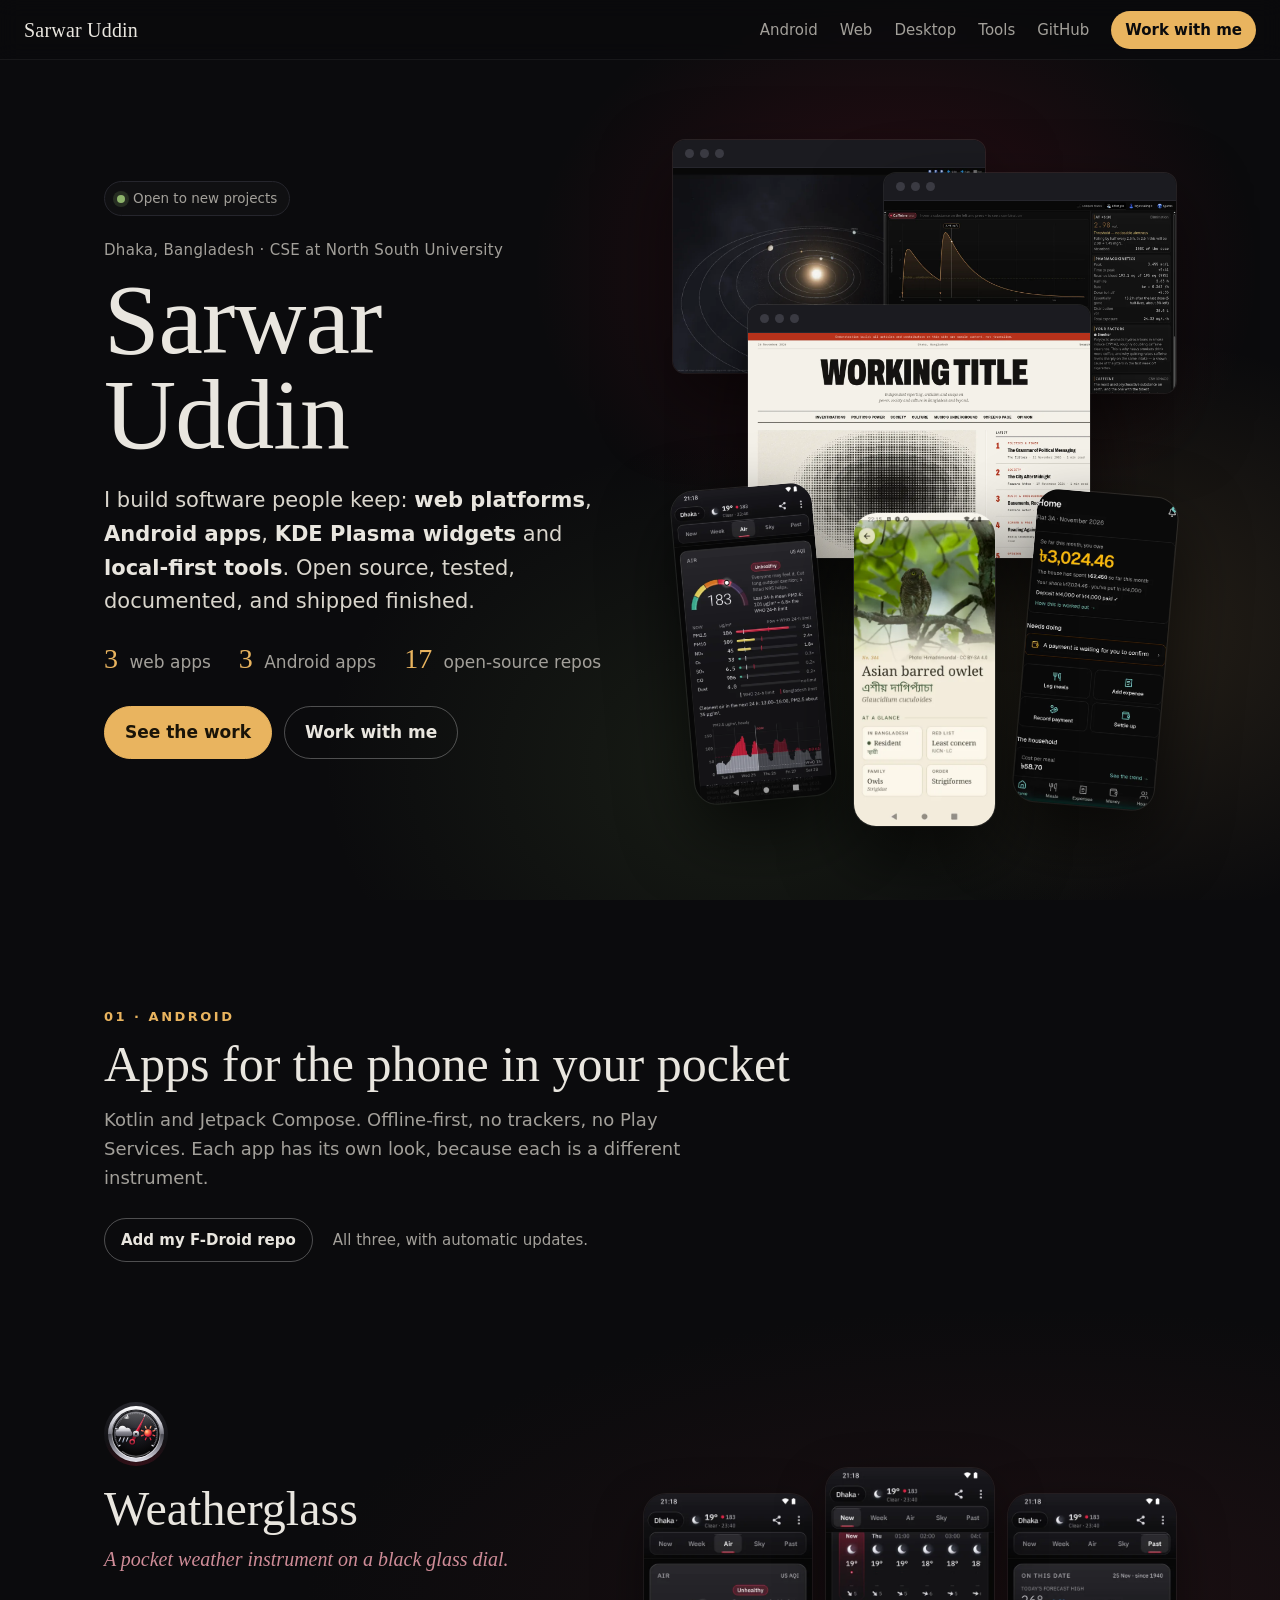
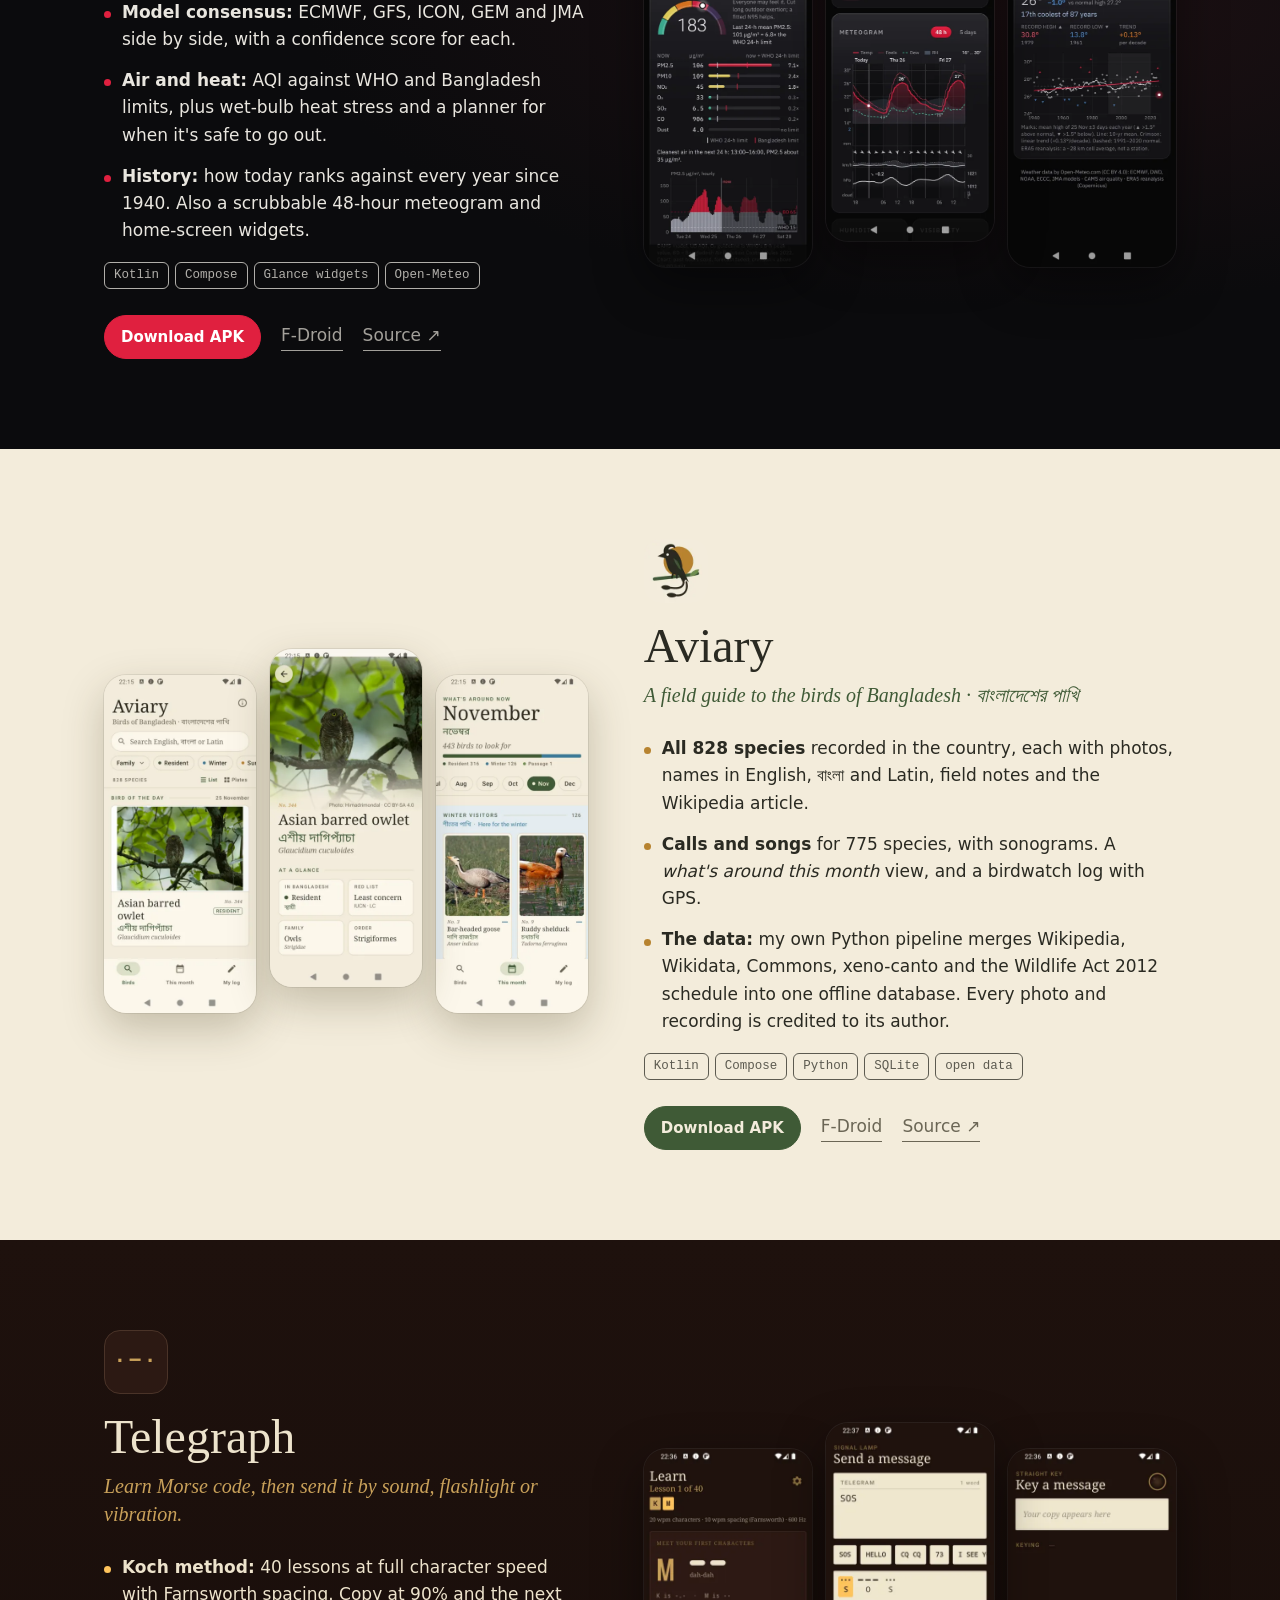
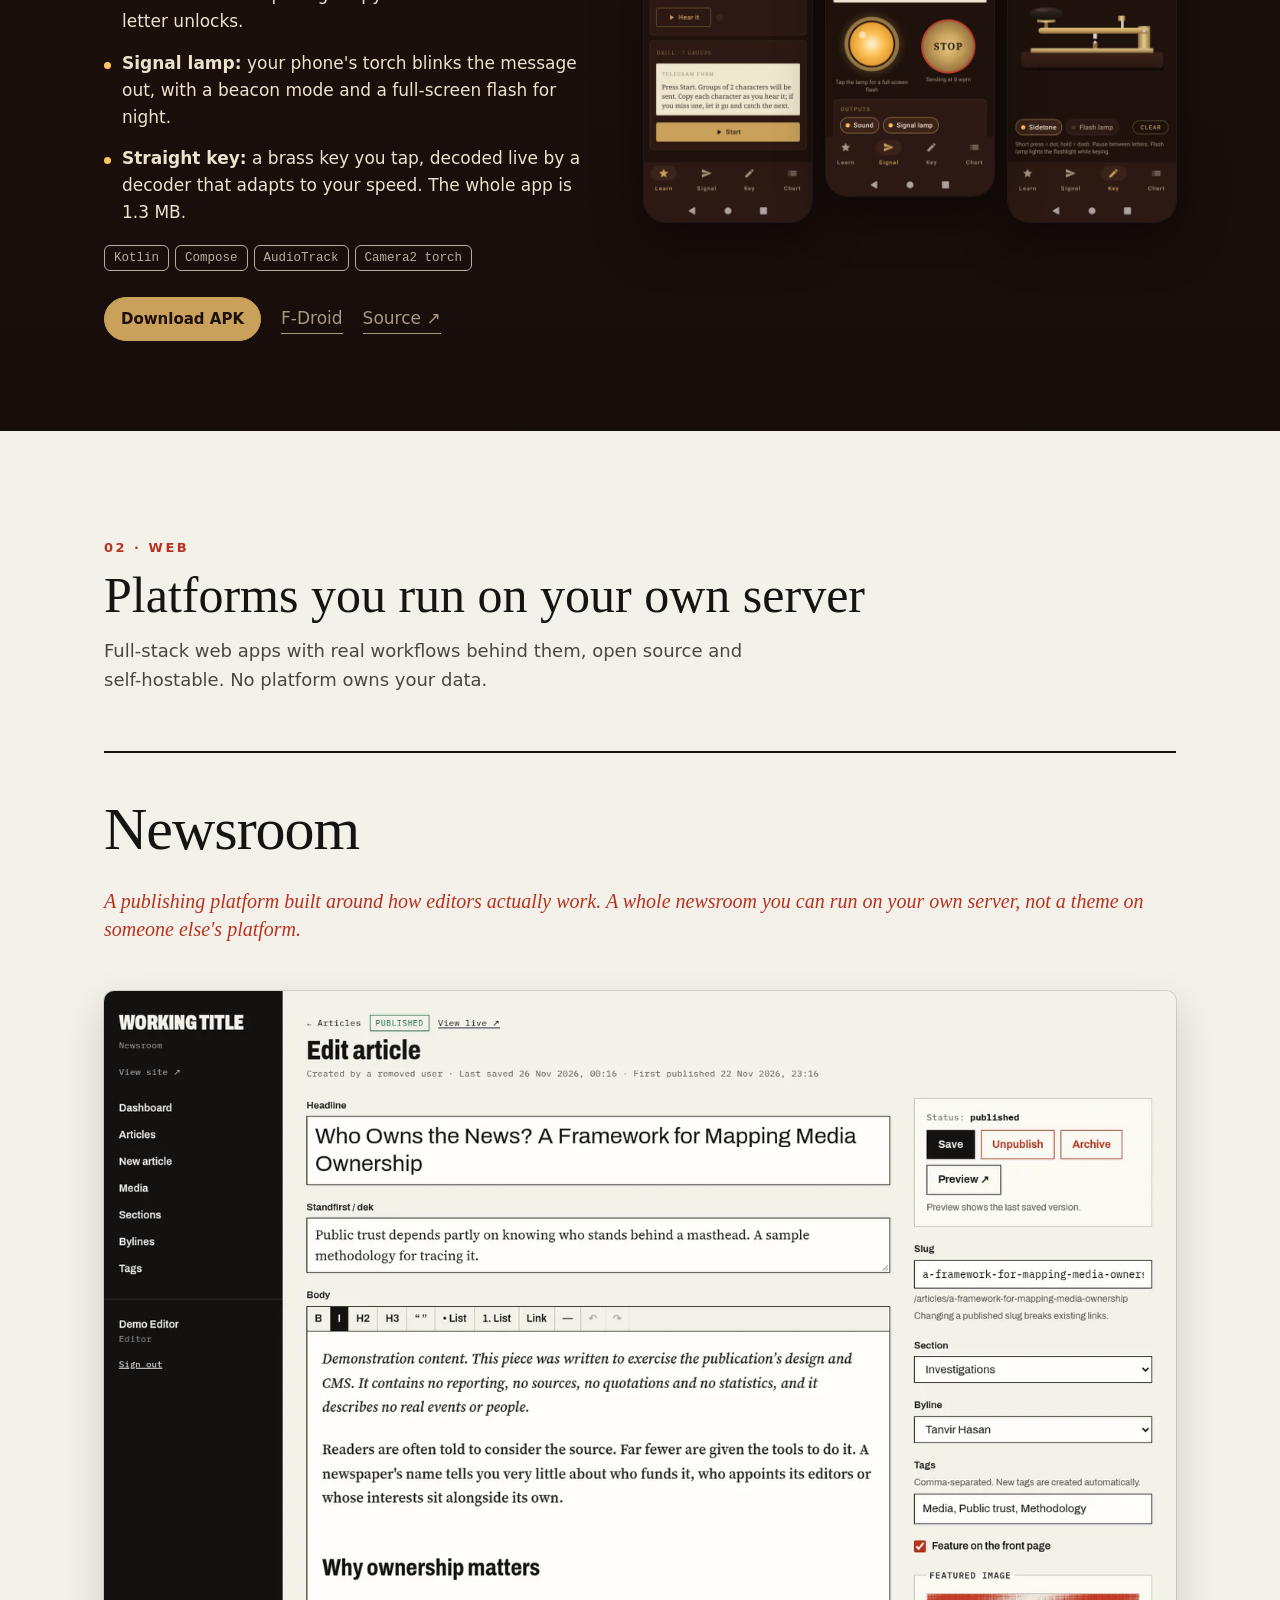
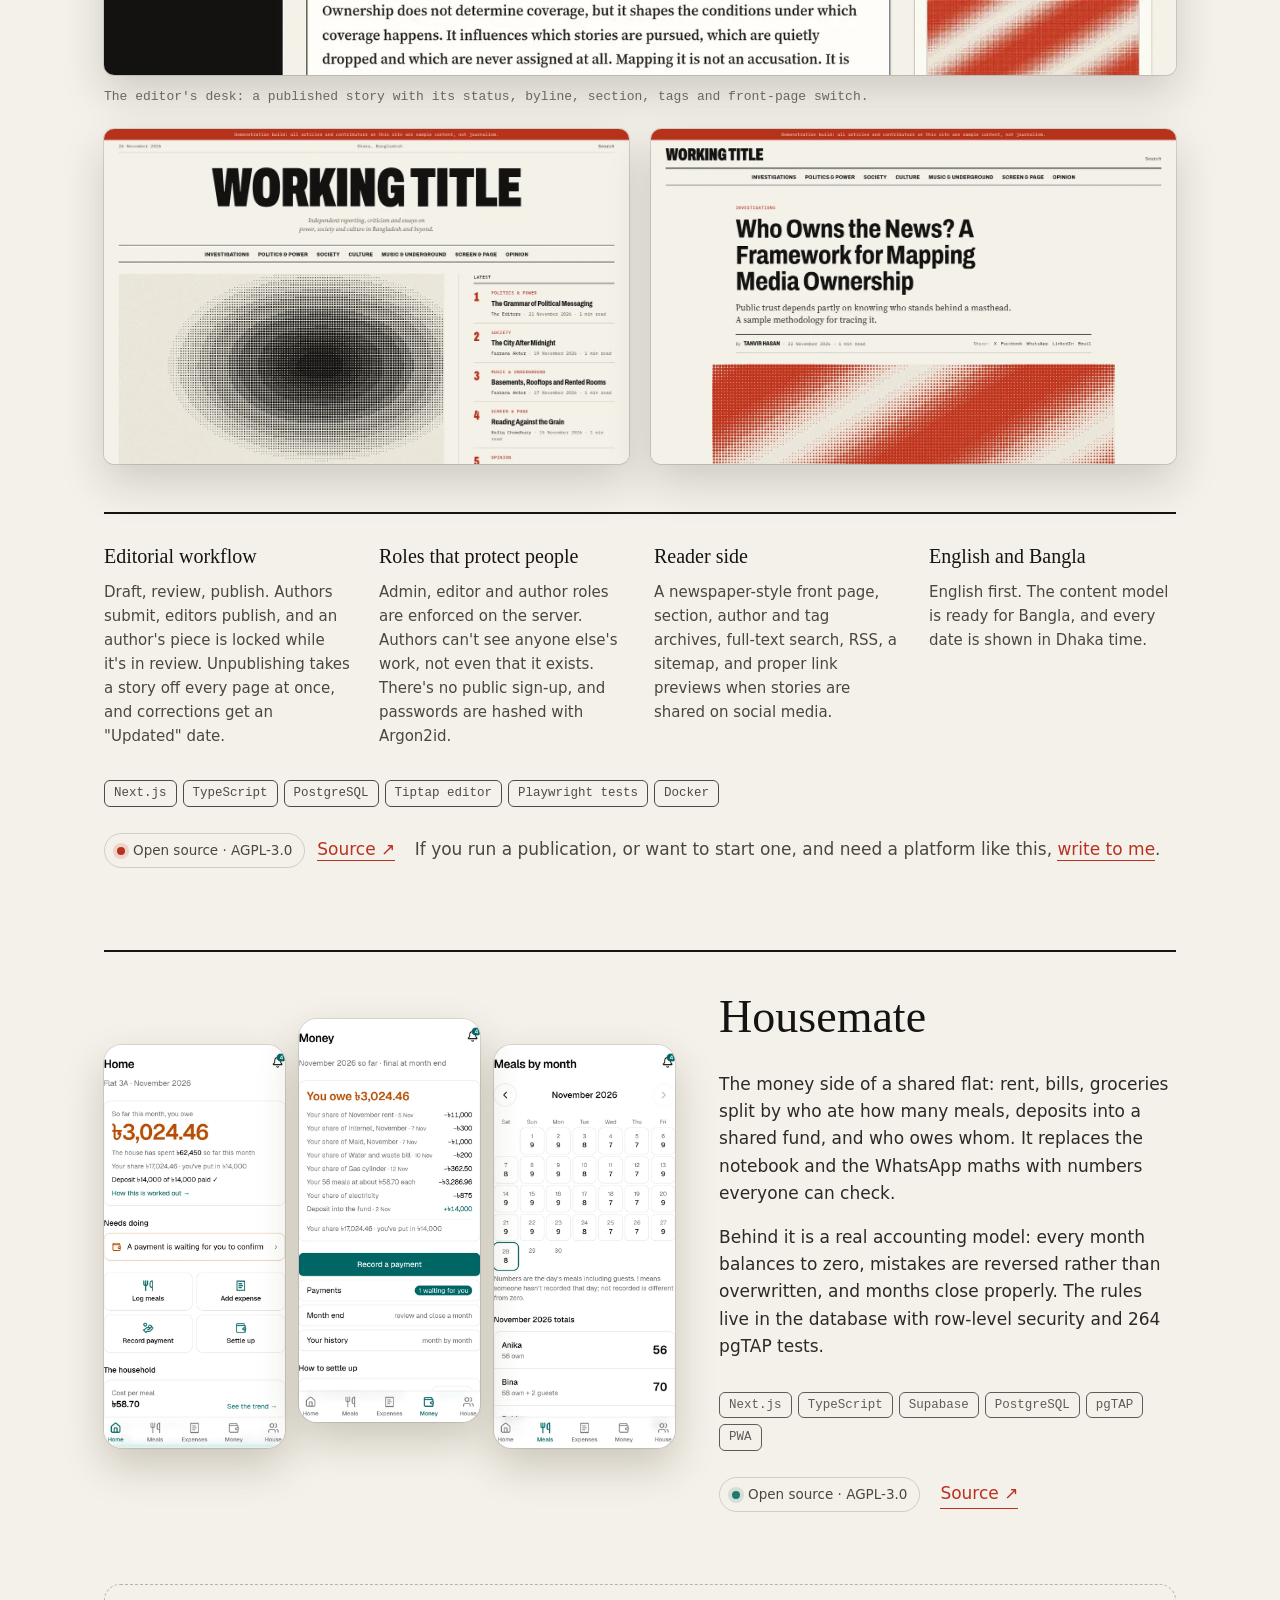
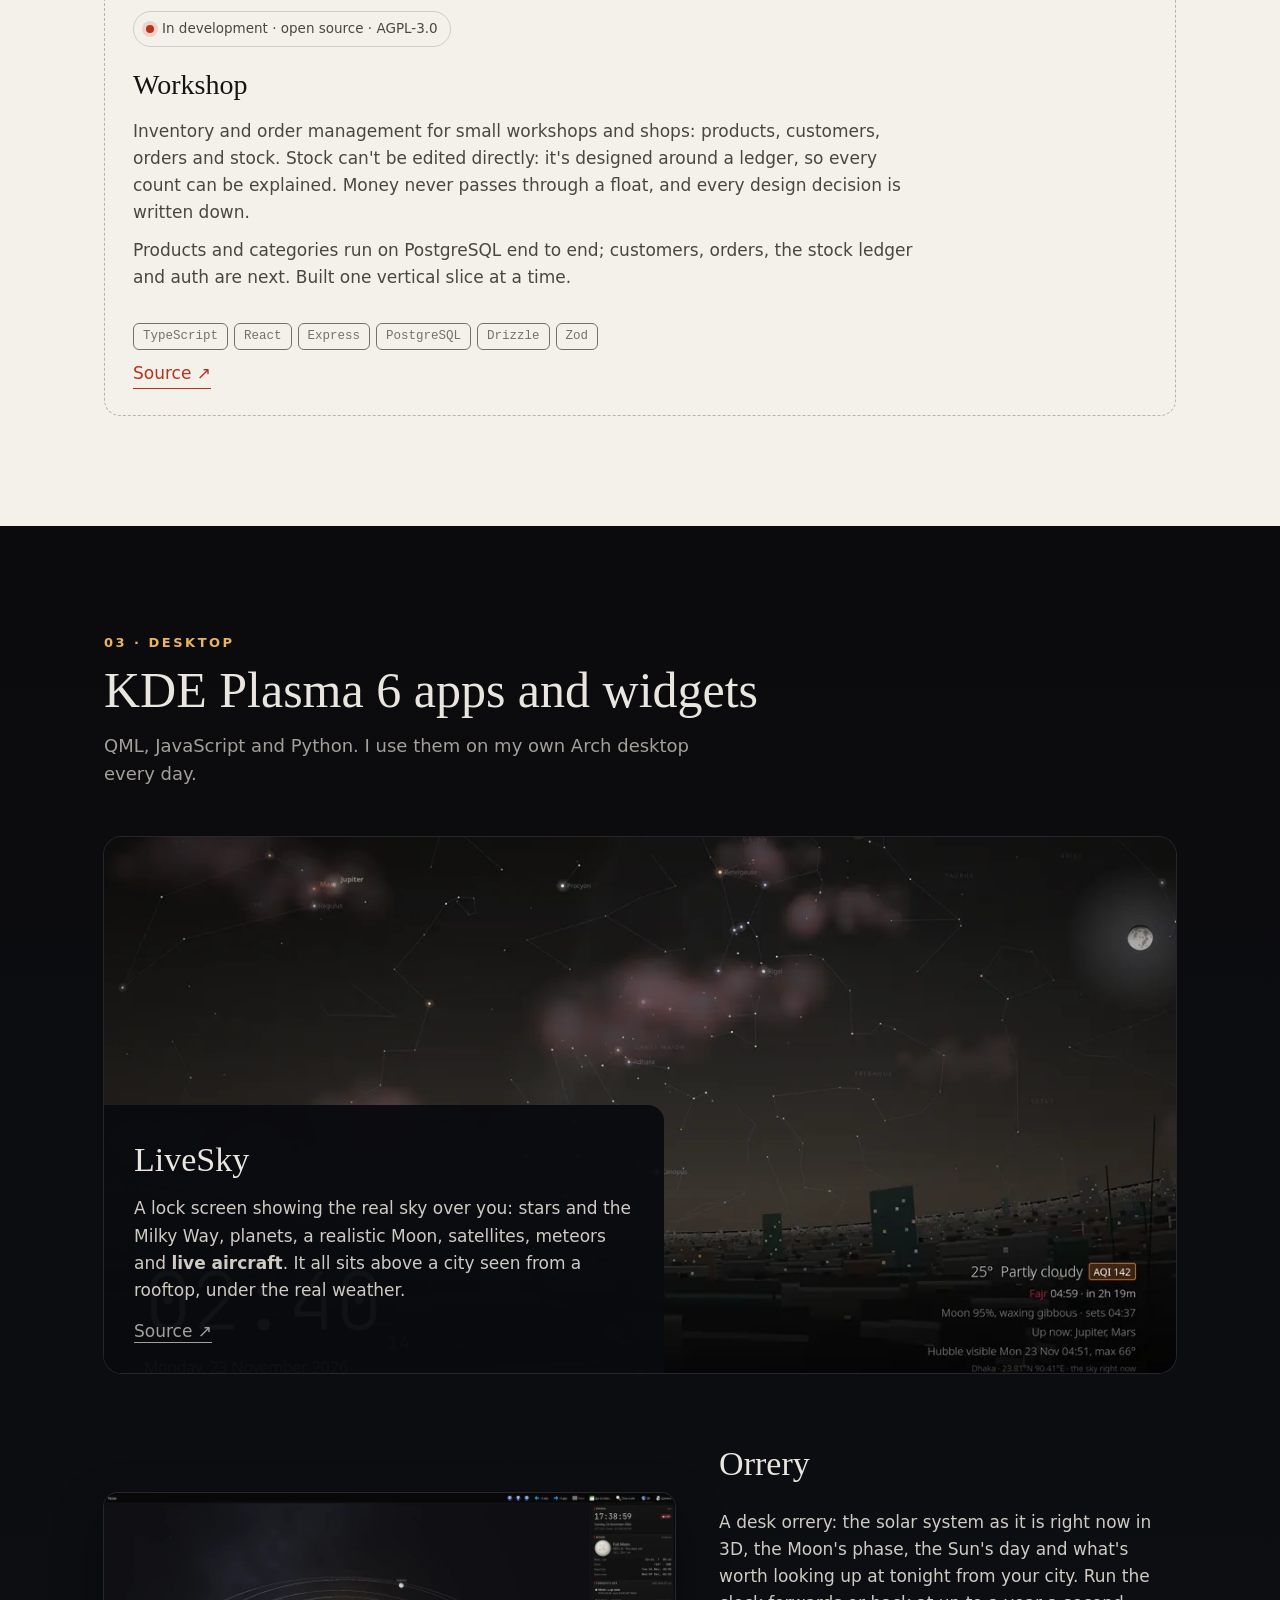
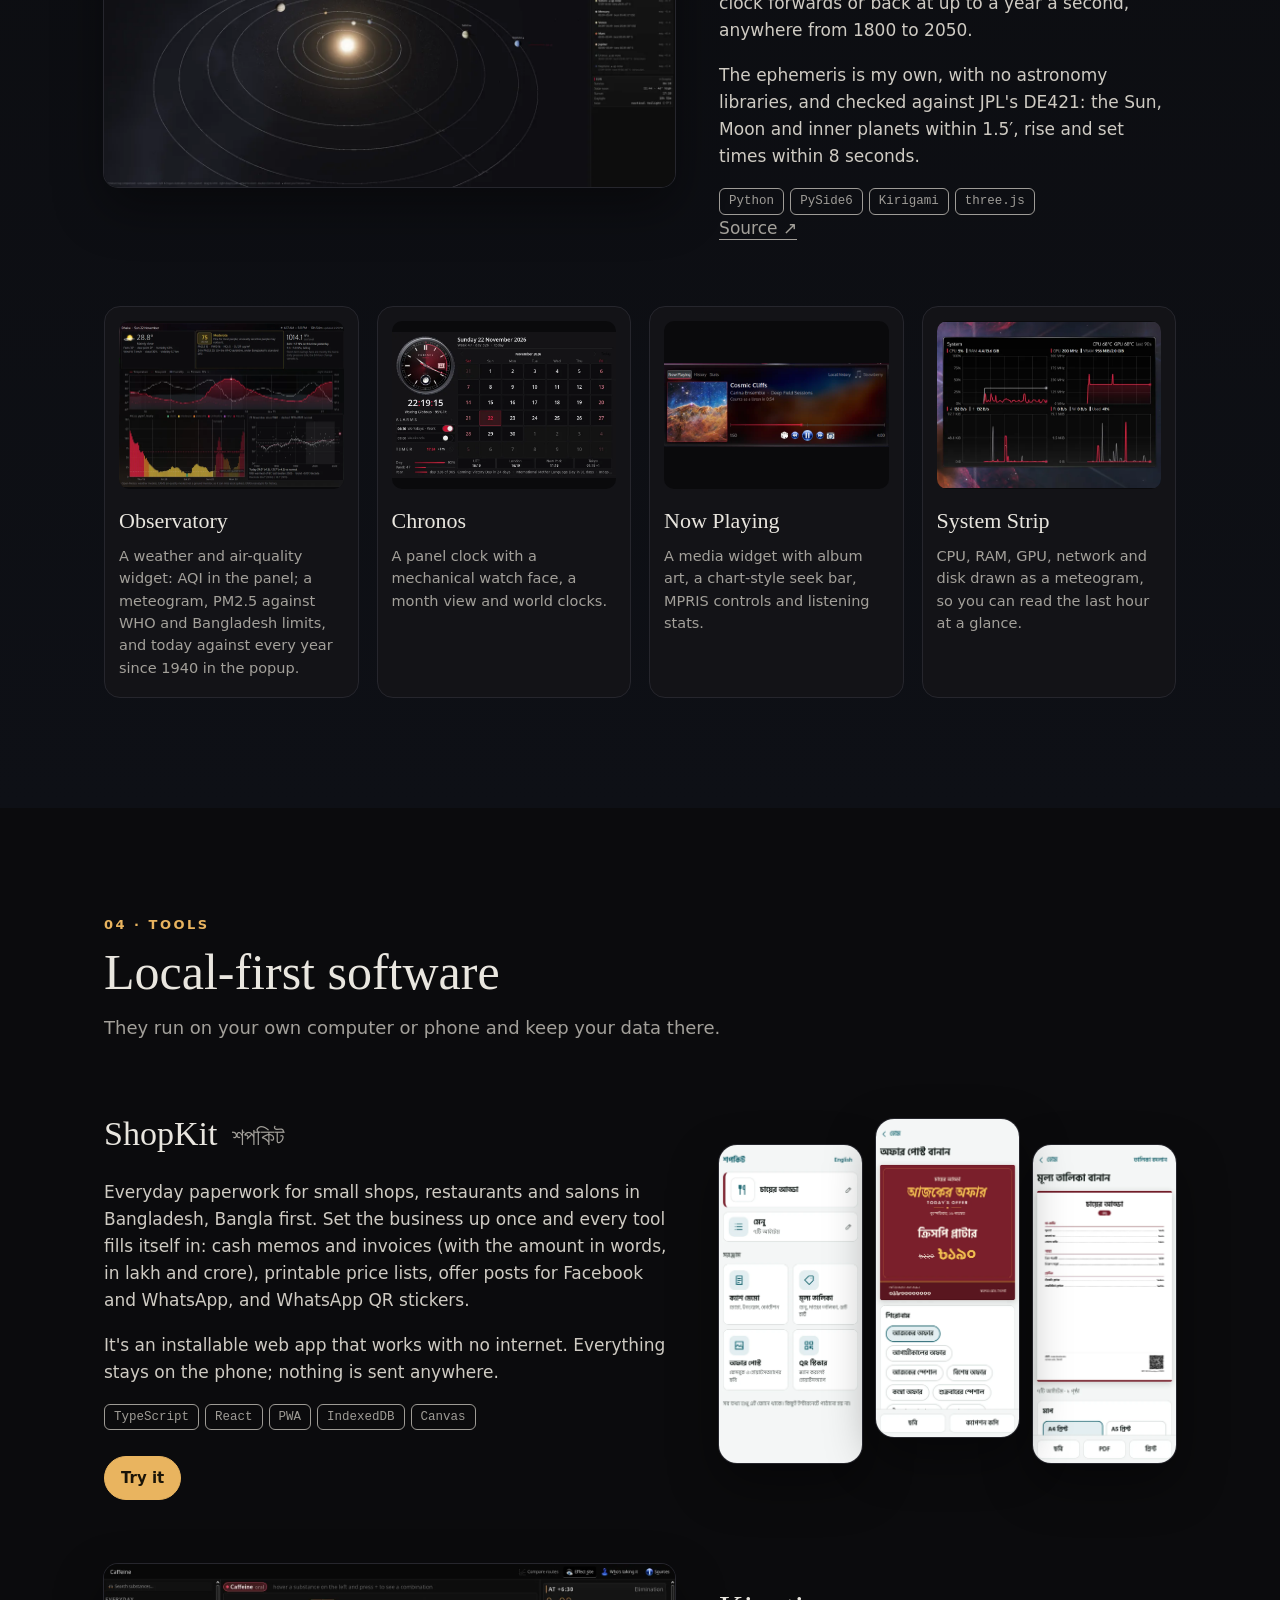
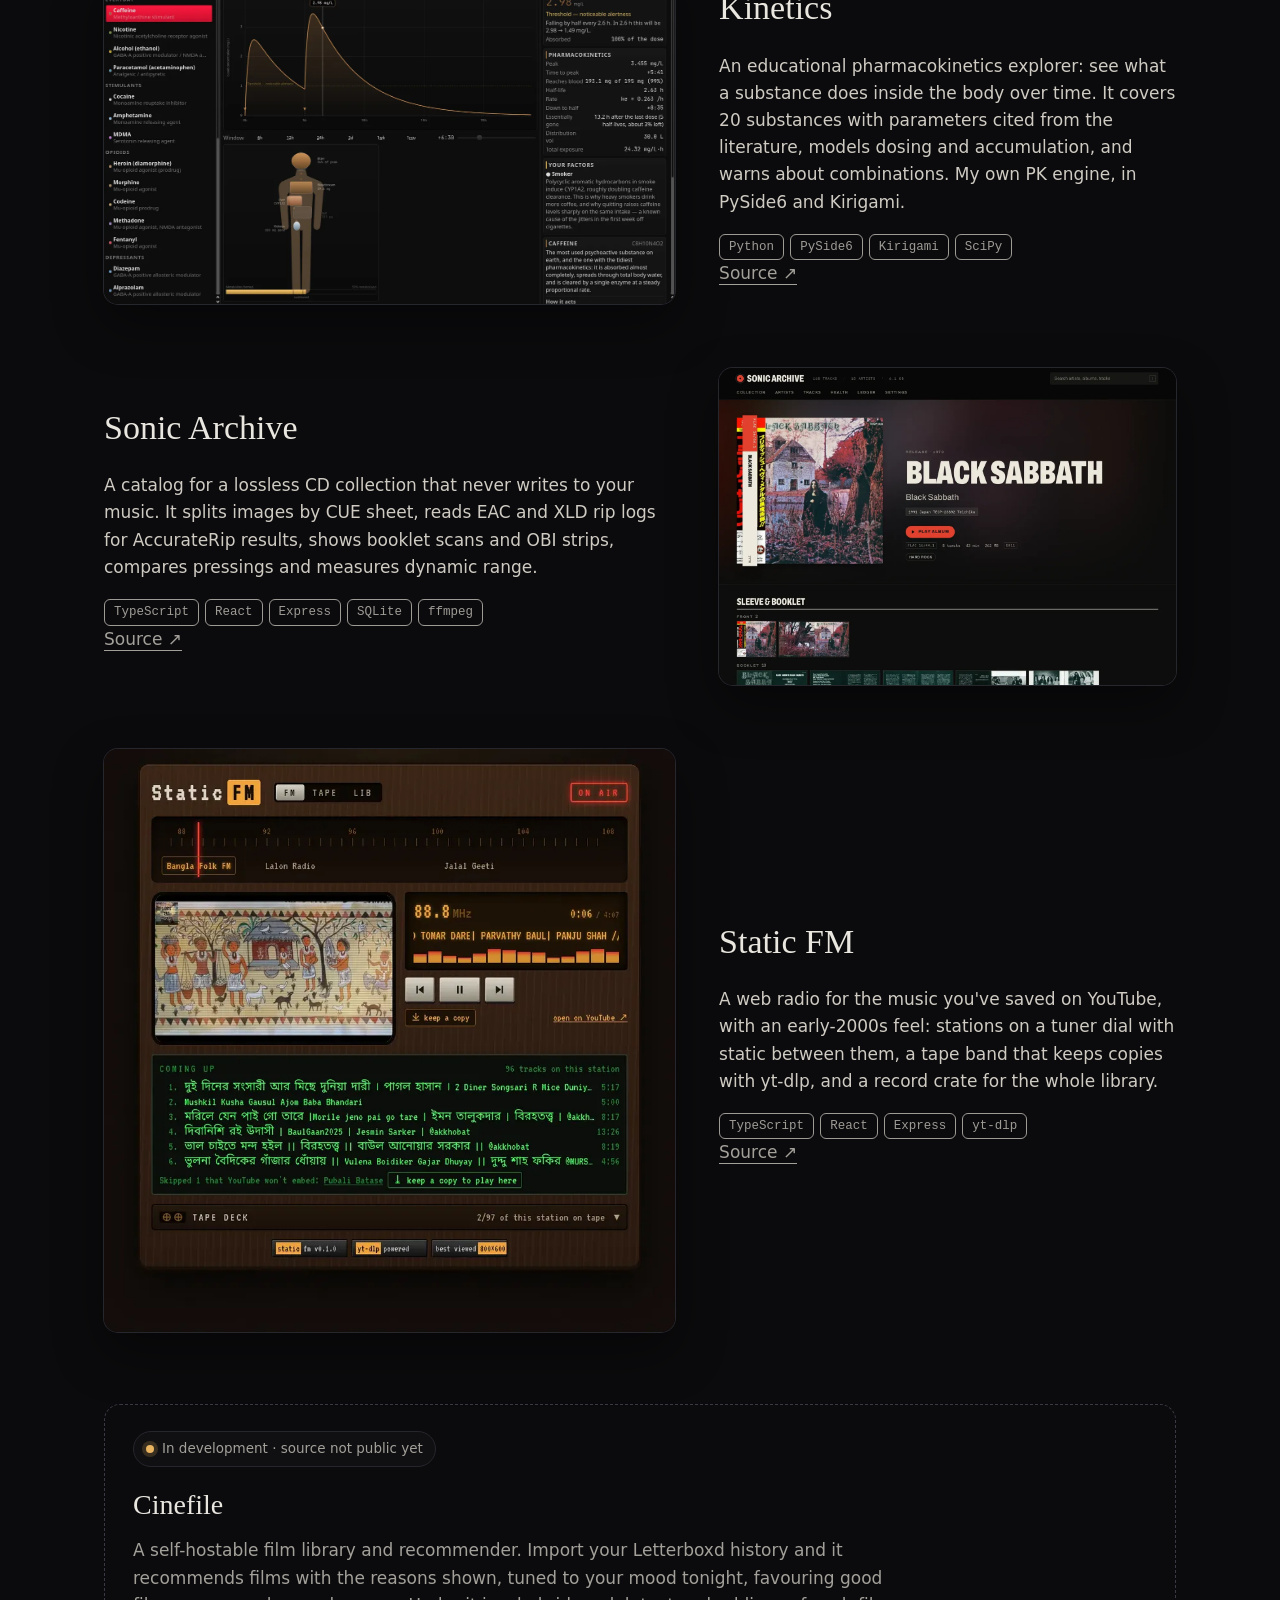
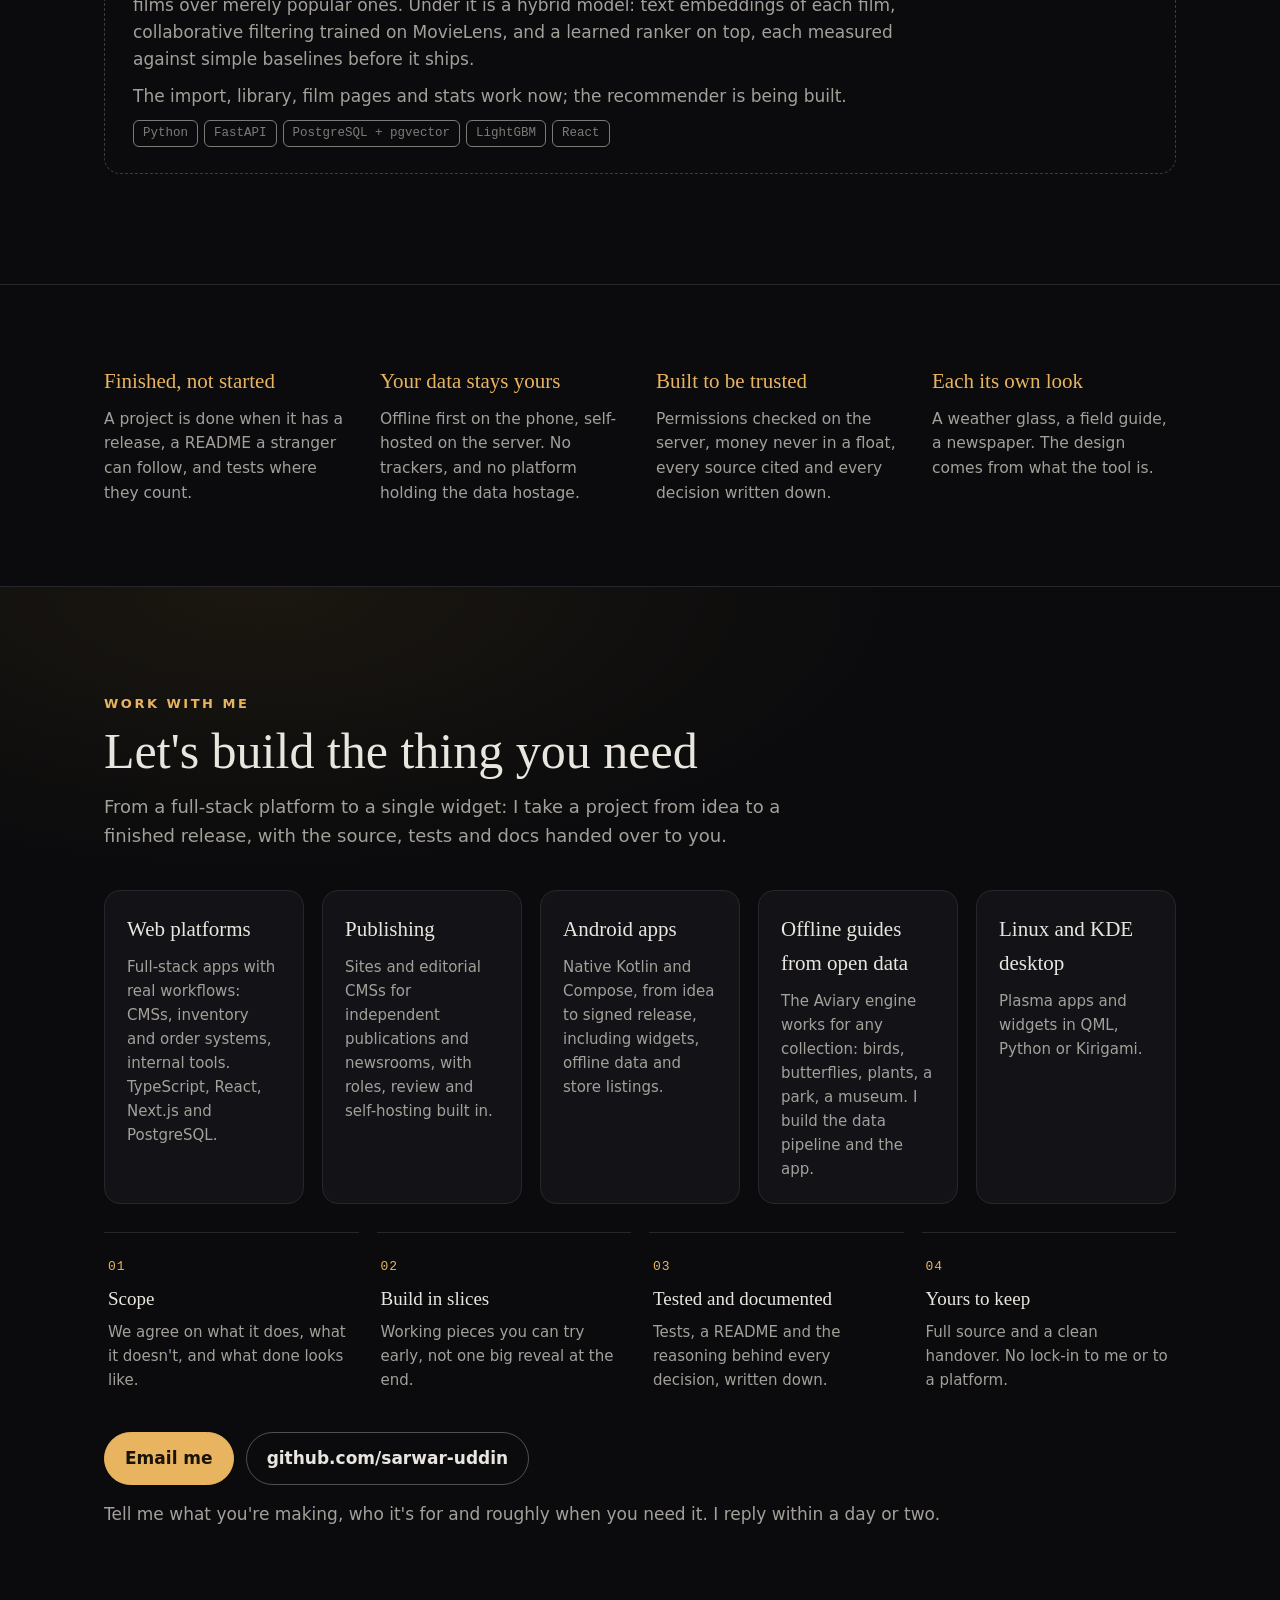
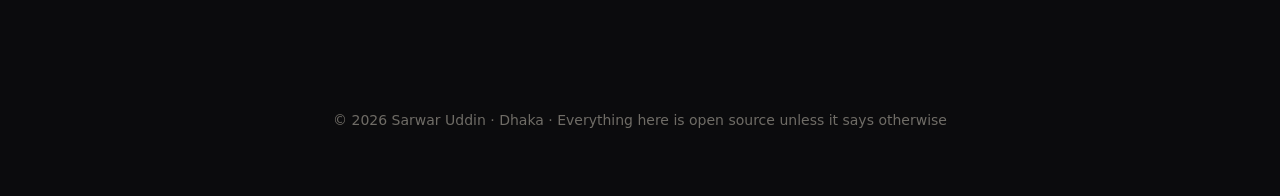
<file: index.html>
<!doctype html>
<html lang="en">
<head>
<meta charset="utf-8">
<meta name="viewport" content="width=device-width, initial-scale=1">
<title>Sarwar Uddin · Android apps, web platforms, KDE desktop, local-first software</title>
<meta name="description" content="Sarwar Uddin builds Android apps, web platforms, KDE Plasma apps and widgets, and local-first software in Dhaka, Bangladesh. Weatherglass, Aviary, Telegraph, Newsroom, Housemate, Workshop, Orrery, ShopKit and more.">
<meta property="og:title" content="Sarwar Uddin: things I've built">
<meta property="og:description" content="Android apps, web platforms, KDE Plasma apps and widgets, and local-first software. Dhaka, Bangladesh.">
<meta property="og:image" content="https://sarwaruddin.com/assets/og.jpg">
<meta name="theme-color" content="#0b0b0d">
<link rel="icon" href="favicon.svg" type="image/svg+xml">
<link rel="stylesheet" href="styles.css">
</head>
<body>

<header class="nav">
  <a class="brand" href="#top">Sarwar Uddin</a>
  <nav>
    <a href="#android">Android</a>
    <a href="#web">Web</a>
    <a href="#desktop">Desktop</a>
    <a href="#tools">Tools</a>
    <a href="https://github.com/sarwar-uddin">GitHub</a>
    <a href="#work" class="nav-cta">Work with me</a>
  </nav>
</header>

<main id="top">

<!-- ============================================================ hero -->
<section class="hero">
  <div class="hero-glow" aria-hidden="true"></div>
  <div class="wrap hero-grid">
    <div class="hero-text">
      <p class="status"><span class="dot"></span>Open to new projects</p>
      <p class="kicker">Dhaka, Bangladesh · CSE at North South University</p>
      <h1>Sarwar Uddin</h1>
      <p class="lede">I build software people keep: <b>web platforms</b>, <b>Android apps</b>, <b>KDE Plasma widgets</b> and <b>local-first tools</b>. Open source, tested, documented, and shipped finished.</p>
      <ul class="stats">
        <li><b>3</b> web apps</li>
        <li><b>3</b> Android apps</li>
        <li><b>17</b> open-source repos</li>
      </ul>
      <div class="cta">
        <a class="btn" href="#android">See the work</a>
        <a class="btn ghost" href="#work">Work with me</a>
      </div>
    </div>
    <div class="hero-phones" aria-label="Orrery, Kinetics and Newsroom on the desktop; Weatherglass, Aviary and Housemate on phones">
      <a href="#orrery" class="hw hw-back"><span class="hw-bar"><i></i><i></i><i></i></span><img src="assets/orrery.webp" alt="Orrery: the solar system in 3D with tonight's sky"></a>
      <a href="#kinetics" class="hw hw-mid"><span class="hw-bar"><i></i><i></i><i></i></span><img src="assets/kinetics-hero.webp" alt="Kinetics: caffeine in the blood over a day, two coffees"></a>
      <a href="#web" class="hw hw-front"><span class="hw-bar"><i></i><i></i><i></i></span><img src="assets/nr-front.webp" alt="Newsroom: a newspaper-style front page with masthead, sections and a numbered Latest column"></a>
      <a href="#weatherglass" class="hp hp-1"><img src="assets/wg-01.webp" alt="Weatherglass"></a>
      <a href="#aviary" class="hp hp-2"><img src="assets/av-bird.webp" alt="Aviary"></a>
      <a href="#housemate" class="hp hp-3"><img src="assets/hm-home-dark.webp" alt="Housemate"></a>
    </div>
  </div>
</section>

<!-- ============================================================ android -->
<section id="android" class="band band-intro">
  <div class="wrap">
    <p class="eyebrow">01 · Android</p>
    <h2>Apps for the phone in your pocket</h2>
    <p class="sub">Kotlin and Jetpack Compose. Offline-first, no trackers, no Play Services. Each app has its own look, because each is a different instrument.</p>
    <p class="links"><a class="btn small ghost" href="https://sarwaruddin.com/fdroid/">Add my F-Droid repo</a><span class="textnote">All three, with automatic updates.</span></p>
  </div>
</section>

<article id="weatherglass" class="app app-weatherglass">
  <div class="wrap app-grid">
    <div class="app-text">
      <img class="app-icon" src="assets/icon-weatherglass.svg" alt="" width="64" height="64">
      <h3>Weatherglass</h3>
      <p class="tagline">A pocket weather instrument on a black glass dial.</p>
      <ul class="points">
        <li><b>Model consensus:</b> ECMWF, GFS, ICON, GEM and JMA side by side, with a confidence score for each.</li>
        <li><b>Air and heat:</b> AQI against WHO and Bangladesh limits, plus wet-bulb heat stress and a planner for when it's safe to go out.</li>
        <li><b>History:</b> how today ranks against every year since 1940. Also a scrubbable 48-hour meteogram and home-screen widgets.</li>
      </ul>
      <p class="chips"><span>Kotlin</span><span>Compose</span><span>Glance widgets</span><span>Open-Meteo</span></p>
      <p class="links"><a class="btn small" href="https://github.com/sarwar-uddin/weatherglass/releases/latest">Download APK</a><a class="textlink" href="https://sarwaruddin.com/fdroid/">F-Droid</a><a class="textlink" href="https://github.com/sarwar-uddin/weatherglass">Source ↗</a></p>
    </div>
    <div class="phones">
      <img src="assets/wg-01.webp" alt="Weatherglass: air quality gauge, AQI 183, with pollutants against WHO limits" loading="lazy">
      <img src="assets/wg-02.webp" alt="Weatherglass: 48-hour meteogram" loading="lazy">
      <img src="assets/wg-03.webp" alt="Weatherglass: today against every year since 1940" loading="lazy">
    </div>
  </div>
</article>

<article id="aviary" class="app app-aviary">
  <div class="wrap app-grid flip">
    <div class="app-text">
      <img class="app-icon" src="assets/icon-aviary.webp" alt="" width="64" height="64">
      <h3>Aviary</h3>
      <p class="tagline">A field guide to the birds of Bangladesh · বাংলাদেশের পাখি</p>
      <ul class="points">
        <li><b>All 828 species</b> recorded in the country, each with photos, names in English, বাংলা and Latin, field notes and the Wikipedia article.</li>
        <li><b>Calls and songs</b> for 775 species, with sonograms. A <em>what's around this month</em> view, and a birdwatch log with GPS.</li>
        <li><b>The data:</b> my own Python pipeline merges Wikipedia, Wikidata, Commons, xeno-canto and the Wildlife Act 2012 schedule into one offline database. Every photo and recording is credited to its author.</li>
      </ul>
      <p class="chips"><span>Kotlin</span><span>Compose</span><span>Python</span><span>SQLite</span><span>open data</span></p>
      <p class="links"><a class="btn small" href="https://github.com/sarwar-uddin/aviary/releases/latest">Download APK</a><a class="textlink" href="https://sarwaruddin.com/fdroid/">F-Droid</a><a class="textlink" href="https://github.com/sarwar-uddin/aviary">Source ↗</a></p>
    </div>
    <div class="phones">
      <img src="assets/av-birds.webp" alt="Aviary: bird of the day, an Asian barred owlet" loading="lazy">
      <img src="assets/av-bird.webp" alt="Aviary: species page with photo, names and status" loading="lazy">
      <img src="assets/av-month.webp" alt="Aviary: what's around in November" loading="lazy">
    </div>
  </div>
</article>

<article id="telegraph" class="app app-telegraph">
  <div class="wrap app-grid">
    <div class="app-text">
      <div class="app-icon glyph" aria-hidden="true">·−·</div>
      <h3>Telegraph</h3>
      <p class="tagline">Learn Morse code, then send it by sound, flashlight or vibration.</p>
      <ul class="points">
        <li><b>Koch method:</b> 40 lessons at full character speed with Farnsworth spacing. Copy at 90% and the next letter unlocks.</li>
        <li><b>Signal lamp:</b> your phone's torch blinks the message out, with a beacon mode and a full-screen flash for night.</li>
        <li><b>Straight key:</b> a brass key you tap, decoded live by a decoder that adapts to your speed. The whole app is 1.3 MB.</li>
      </ul>
      <p class="chips"><span>Kotlin</span><span>Compose</span><span>AudioTrack</span><span>Camera2 torch</span></p>
      <p class="links"><a class="btn small" href="https://github.com/sarwar-uddin/telegraph/releases/latest">Download APK</a><a class="textlink" href="https://sarwaruddin.com/fdroid/">F-Droid</a><a class="textlink" href="https://github.com/sarwar-uddin/telegraph">Source ↗</a></p>
    </div>
    <div class="phones">
      <img src="assets/tg-learn.webp" alt="Telegraph: Koch lesson 1" loading="lazy">
      <img src="assets/tg-signal.webp" alt="Telegraph: sending SOS with the signal lamp" loading="lazy">
      <img src="assets/tg-key.webp" alt="Telegraph: brass straight key" loading="lazy">
    </div>
  </div>
</article>

<!-- ============================================================ web -->
<section id="web" class="band newsroom">
  <div class="wrap">
    <p class="eyebrow">02 · Web</p>
    <h2>Platforms you run on your own server</h2>
    <p class="sub">Full-stack web apps with real workflows behind them, open source and self-hostable. No platform owns your data.</p>

    <h3 class="nr-title">Newsroom</h3>
    <p class="tagline">A publishing platform built around how editors actually work. A whole newsroom you can run on your own server, not a theme on someone else's platform.</p>

    <figure class="nr-cms">
      <img src="assets/nr-cms.webp" alt="Newsroom CMS: editing a published article, with Save, Unpublish and Archive, section, byline, tags and a front-page feature switch" loading="lazy">
      <figcaption>The editor's desk: a published story with its status, byline, section, tags and front-page switch.</figcaption>
    </figure>
    <div class="nr-shots">
      <img src="assets/nr-front.webp" alt="Newsroom front page: masthead, section bar, lead story and a numbered Latest column" loading="lazy">
      <img src="assets/nr-article.webp" alt="Newsroom article page: section kicker, headline, standfirst, byline and share links" loading="lazy">
    </div>

    <div class="nr-grid">
      <div><h4>Editorial workflow</h4><p>Draft, review, publish. Authors submit, editors publish, and an author's piece is locked while it's in review. Unpublishing takes a story off every page at once, and corrections get an "Updated" date.</p></div>
      <div><h4>Roles that protect people</h4><p>Admin, editor and author roles are enforced on the server. Authors can't see anyone else's work, not even that it exists. There's no public sign-up, and passwords are hashed with Argon2id.</p></div>
      <div><h4>Reader side</h4><p>A newspaper-style front page, section, author and tag archives, full-text search, RSS, a sitemap, and proper link previews when stories are shared on social media.</p></div>
      <div><h4>English and Bangla</h4><p>English first. The content model is ready for Bangla, and every date is shown in Dhaka time.</p></div>
    </div>

    <p class="chips"><span>Next.js</span><span>TypeScript</span><span>PostgreSQL</span><span>Tiptap editor</span><span>Playwright tests</span><span>Docker</span></p>
    <p class="nr-note"><span class="status"><span class="dot"></span>Open source · AGPL-3.0</span><a class="textlink" href="https://github.com/sarwar-uddin/newsroom">Source ↗</a> If you run a publication, or want to start one, and need a platform like this, <a class="textlink" href="#work">write to me</a>.</p>

    <div class="tool hm-tool" id="housemate">
      <div class="phones">
        <img src="assets/hm-home.webp" alt="Housemate home: what you owe so far this month, deposit paid, and a payment waiting to be confirmed" loading="lazy">
        <img src="assets/hm-money.webp" alt="Housemate money: every line of your share, from rent to meals at the month's cost per meal" loading="lazy">
        <img src="assets/hm-month.webp" alt="Housemate meals by month: a calendar of the household's daily meal counts" loading="lazy">
      </div>
      <div>
        <h3>Housemate</h3>
        <p>The money side of a shared flat: rent, bills, groceries split by who ate how many meals, deposits into a shared fund, and who owes whom. It replaces the notebook and the WhatsApp maths with numbers everyone can check.</p>
        <p>Behind it is a real accounting model: every month balances to zero, mistakes are reversed rather than overwritten, and months close properly. The rules live in the database with row-level security and 264 pgTAP tests.</p>
        <p class="chips"><span>Next.js</span><span>TypeScript</span><span>Supabase</span><span>PostgreSQL</span><span>pgTAP</span><span>PWA</span></p>
        <p class="links"><span class="status"><span class="dot"></span>Open source · AGPL-3.0</span><a class="textlink" href="https://github.com/sarwar-uddin/housemate">Source ↗</a></p>
      </div>
    </div>

    <div class="bench nr-bench" id="workshop">
      <p class="status"><span class="dot"></span>In development · open source · AGPL-3.0</p>
      <h4>Workshop</h4>
      <p>Inventory and order management for small workshops and shops: products, customers, orders and stock. Stock can't be edited directly: it's designed around a ledger, so every count can be explained. Money never passes through a float, and every design decision is written down.</p>
      <p>Products and categories run on PostgreSQL end to end; customers, orders, the stock ledger and auth are next. Built one vertical slice at a time.</p>
      <p class="chips"><span>TypeScript</span><span>React</span><span>Express</span><span>PostgreSQL</span><span>Drizzle</span><span>Zod</span></p>
      <p class="links"><a class="textlink" href="https://github.com/sarwar-uddin/workshop">Source ↗</a></p>
    </div>
  </div>
</section>

<!-- ============================================================ desktop -->
<section id="desktop" class="band desktop">
  <div class="wrap">
    <p class="eyebrow">03 · Desktop</p>
    <h2>KDE Plasma 6 apps and widgets</h2>
    <p class="sub">QML, JavaScript and Python. I use them on my own Arch desktop every day.</p>

    <figure id="livesky" class="feature">
      <img src="assets/livesky-2.webp" alt="LiveSky in the small hours" loading="lazy">
      <figcaption>
        <h3>LiveSky</h3>
        <p>A lock screen showing the real sky over you: stars and the Milky Way, planets, a realistic Moon, satellites, meteors and <b>live aircraft</b>. It all sits above a city seen from a rooftop, under the real weather.</p>
        <a class="textlink" href="https://github.com/sarwar-uddin/plasma-livesky">Source ↗</a>
      </figcaption>
    </figure>
    <div class="tool" id="orrery">
      <img src="assets/orrery.webp" alt="Orrery: the solar system in 3D, with the Moon, tonight's sky and the Sun's day for Dhaka" loading="lazy">
      <div>
        <h3>Orrery</h3>
        <p>A desk orrery: the solar system as it is right now in 3D, the Moon's phase, the Sun's day and what's worth looking up at tonight from your city. Run the clock forwards or back at up to a year a second, anywhere from 1800 to 2050.</p>
        <p>The ephemeris is my own, with no astronomy libraries, and checked against JPL's DE421: the Sun, Moon and inner planets within 1.5′, rise and set times within 8 seconds.</p>
        <p class="chips"><span>Python</span><span>PySide6</span><span>Kirigami</span><span>three.js</span></p>
        <a class="textlink" href="https://github.com/sarwar-uddin/orrery">Source ↗</a>
      </div>
    </div>

    <div class="cards">
      <a class="card" href="https://github.com/sarwar-uddin/plasma-observatory">
        <img src="assets/observatory.webp" alt="Observatory popup: meteogram and air quality" loading="lazy">
        <h4>Observatory</h4>
        <p>A weather and air-quality widget: AQI in the panel; a meteogram, PM2.5 against WHO and Bangladesh limits, and today against every year since 1940 in the popup.</p>
      </a>
      <a class="card" href="https://github.com/sarwar-uddin/plasma-chronos">
        <img src="assets/chronos.webp" alt="Chronos clock popup" loading="lazy">
        <h4>Chronos</h4>
        <p>A panel clock with a mechanical watch face, a month view and world clocks.</p>
      </a>
      <a class="card" href="https://github.com/sarwar-uddin/plasma-now-playing">
        <img src="assets/nowplaying.webp" alt="Now Playing media card" loading="lazy">
        <h4>Now Playing</h4>
        <p>A media widget with album art, a chart-style seek bar, MPRIS controls and listening stats.</p>
      </a>
      <a class="card" href="https://github.com/sarwar-uddin/plasma-system-strip">
        <img src="assets/systemstrip.webp" alt="System Strip monitor" loading="lazy">
        <h4>System Strip</h4>
        <p>CPU, RAM, GPU, network and disk drawn as a meteogram, so you can read the last hour at a glance.</p>
      </a>
    </div>
  </div>
</section>

<!-- ============================================================ tools -->
<section id="tools" class="band tools">
  <div class="wrap">
    <p class="eyebrow">04 · Tools</p>
    <h2>Local-first software</h2>
    <p class="sub">They run on your own computer or phone and keep your data there.</p>

    <div class="tool flip" id="shopkit">
      <div class="phones">
        <img src="assets/sk-home.webp" alt="ShopKit home: the business, its menu and four tools, in Bangla" loading="lazy">
        <img src="assets/sk-offer.webp" alt="ShopKit offer post: today's offer for a tea stall, with the old price crossed out" loading="lazy">
        <img src="assets/sk-price.webp" alt="ShopKit price list: a printable menu with a WhatsApp order QR code" loading="lazy">
      </div>
      <div>
        <h3>ShopKit <span class="bn">শপকিট</span></h3>
        <p>Everyday paperwork for small shops, restaurants and salons in Bangladesh, Bangla first. Set the business up once and every tool fills itself in: cash memos and invoices (with the amount in words, in lakh and crore), printable price lists, offer posts for Facebook and WhatsApp, and WhatsApp QR stickers.</p>
        <p>It's an installable web app that works with no internet. Everything stays on the phone; nothing is sent anywhere.</p>
        <p class="chips"><span>TypeScript</span><span>React</span><span>PWA</span><span>IndexedDB</span><span>Canvas</span></p>
        <p class="links"><a class="btn small" href="shopkit/">Try it</a></p>
      </div>
    </div>
    <div class="tool" id="kinetics">
      <img src="assets/kinetics.webp" alt="Kinetics: caffeine concentration over a day after two coffees" loading="lazy">
      <div>
        <h3>Kinetics</h3>
        <p>An educational pharmacokinetics explorer: see what a substance does inside the body over time. It covers 20 substances with parameters cited from the literature, models dosing and accumulation, and warns about combinations. My own PK engine, in PySide6 and Kirigami.</p>
        <p class="chips"><span>Python</span><span>PySide6</span><span>Kirigami</span><span>SciPy</span></p>
        <a class="textlink" href="https://github.com/sarwar-uddin/kinetics">Source ↗</a>
      </div>
    </div>
    <div class="tool flip">
      <img src="assets/sonic-album.webp" alt="Sonic Archive album page" loading="lazy">
      <div>
        <h3>Sonic Archive</h3>
        <p>A catalog for a lossless CD collection that never writes to your music. It splits images by CUE sheet, reads EAC and XLD rip logs for AccurateRip results, shows booklet scans and OBI strips, compares pressings and measures dynamic range.</p>
        <p class="chips"><span>TypeScript</span><span>React</span><span>Express</span><span>SQLite</span><span>ffmpeg</span></p>
        <a class="textlink" href="https://github.com/sarwar-uddin/sonic-archive">Source ↗</a>
      </div>
    </div>
    <div class="tool">
      <img src="assets/staticfm.webp" alt="Static FM tuner" loading="lazy">
      <div>
        <h3>Static FM</h3>
        <p>A web radio for the music you've saved on YouTube, with an early-2000s feel: stations on a tuner dial with static between them, a tape band that keeps copies with yt-dlp, and a record crate for the whole library.</p>
        <p class="chips"><span>TypeScript</span><span>React</span><span>Express</span><span>yt-dlp</span></p>
        <a class="textlink" href="https://github.com/sarwar-uddin/static-fm">Source ↗</a>
      </div>
    </div>

    <div class="bench" id="cinefile">
      <p class="status"><span class="dot"></span>In development · source not public yet</p>
      <h4>Cinefile</h4>
      <p>A self-hostable film library and recommender. Import your Letterboxd history and it recommends films with the reasons shown, tuned to your mood tonight, favouring good films over merely popular ones. Under it is a hybrid model: text embeddings of each film, collaborative filtering trained on MovieLens, and a learned ranker on top, each measured against simple baselines before it ships.</p>
      <p>The import, library, film pages and stats work now; the recommender is being built.</p>
      <p class="chips"><span>Python</span><span>FastAPI</span><span>PostgreSQL + pgvector</span><span>LightGBM</span><span>React</span></p>
    </div>

  </div>
</section>

<!-- ============================================================ how -->
<section class="band how">
  <div class="wrap how-grid">
    <div><h4>Finished, not started</h4><p>A project is done when it has a release, a README a stranger can follow, and tests where they count.</p></div>
    <div><h4>Your data stays yours</h4><p>Offline first on the phone, self-hosted on the server. No trackers, and no platform holding the data hostage.</p></div>
    <div><h4>Built to be trusted</h4><p>Permissions checked on the server, money never in a float, every source cited and every decision written down.</p></div>
    <div><h4>Each its own look</h4><p>A weather glass, a field guide, a newspaper. The design comes from what the tool is.</p></div>
  </div>
</section>

<!-- ============================================================ work -->
<section id="work" class="band work">
  <div class="wrap">
    <p class="eyebrow">Work with me</p>
    <h2>Let's build the thing you need</h2>
    <p class="sub">From a full-stack platform to a single widget: I take a project from idea to a finished release, with the source, tests and docs handed over to you.</p>
    <div class="services">
      <div><h4>Web platforms</h4><p>Full-stack apps with real workflows: CMSs, inventory and order systems, internal tools. TypeScript, React, Next.js and PostgreSQL.</p></div>
      <div><h4>Publishing</h4><p>Sites and editorial CMSs for independent publications and newsrooms, with roles, review and self-hosting built in.</p></div>
      <div><h4>Android apps</h4><p>Native Kotlin and Compose, from idea to signed release, including widgets, offline data and store listings.</p></div>
      <div><h4>Offline guides from open data</h4><p>The Aviary engine works for any collection: birds, butterflies, plants, a park, a museum. I build the data pipeline and the app.</p></div>
      <div><h4>Linux and KDE desktop</h4><p>Plasma apps and widgets in QML, Python or Kirigami.</p></div>
    </div>
    <div class="process">
      <div><span>01</span><h4>Scope</h4><p>We agree on what it does, what it doesn't, and what done looks like.</p></div>
      <div><span>02</span><h4>Build in slices</h4><p>Working pieces you can try early, not one big reveal at the end.</p></div>
      <div><span>03</span><h4>Tested and documented</h4><p>Tests, a README and the reasoning behind every decision, written down.</p></div>
      <div><span>04</span><h4>Yours to keep</h4><p>Full source and a clean handover. No lock-in to me or to a platform.</p></div>
    </div>
    <div class="contact">
      <a class="btn" id="mail" href="#work" data-u="avqqhenjenf" data-d="zbp.yvnzabgbec">Email me</a>
      <a class="btn ghost" href="https://github.com/sarwar-uddin">github.com/sarwar-uddin</a>
    </div>
    <p class="note">Tell me what you're making, who it's for and roughly when you need it. I reply within a day or two.</p>
  </div>
</section>

</main>

<footer>
  <p>© 2026 Sarwar Uddin · Dhaka · Everything here is open source unless it says otherwise</p>
</footer>

<script>
// The address isn't in the page source; it's assembled when a person clicks, to keep scrapers off it.
(function () {
  var a = document.getElementById("mail"); if (!a) return;
  function d(x) { return x.replace(/[a-z]/gi, function (c) { var b = c <= "Z" ? 65 : 97; return String.fromCharCode((c.charCodeAt(0) - b + 13) % 26 + b); }).split("").reverse().join(""); }
  a.addEventListener("click", function (e) {
    var m = d(a.dataset.u) + "\u0040" + d(a.dataset.d);
    if (a.dataset.shown) return;            // second click follows the mailto link
    e.preventDefault(); a.dataset.shown = "1";
    a.href = "mai" + "lto:" + m; a.textContent = m;
    window.location.href = a.href;
  });
})();
</script>
<noscript><style>#mail{display:none}</style></noscript>
</body>
</html>
</file>
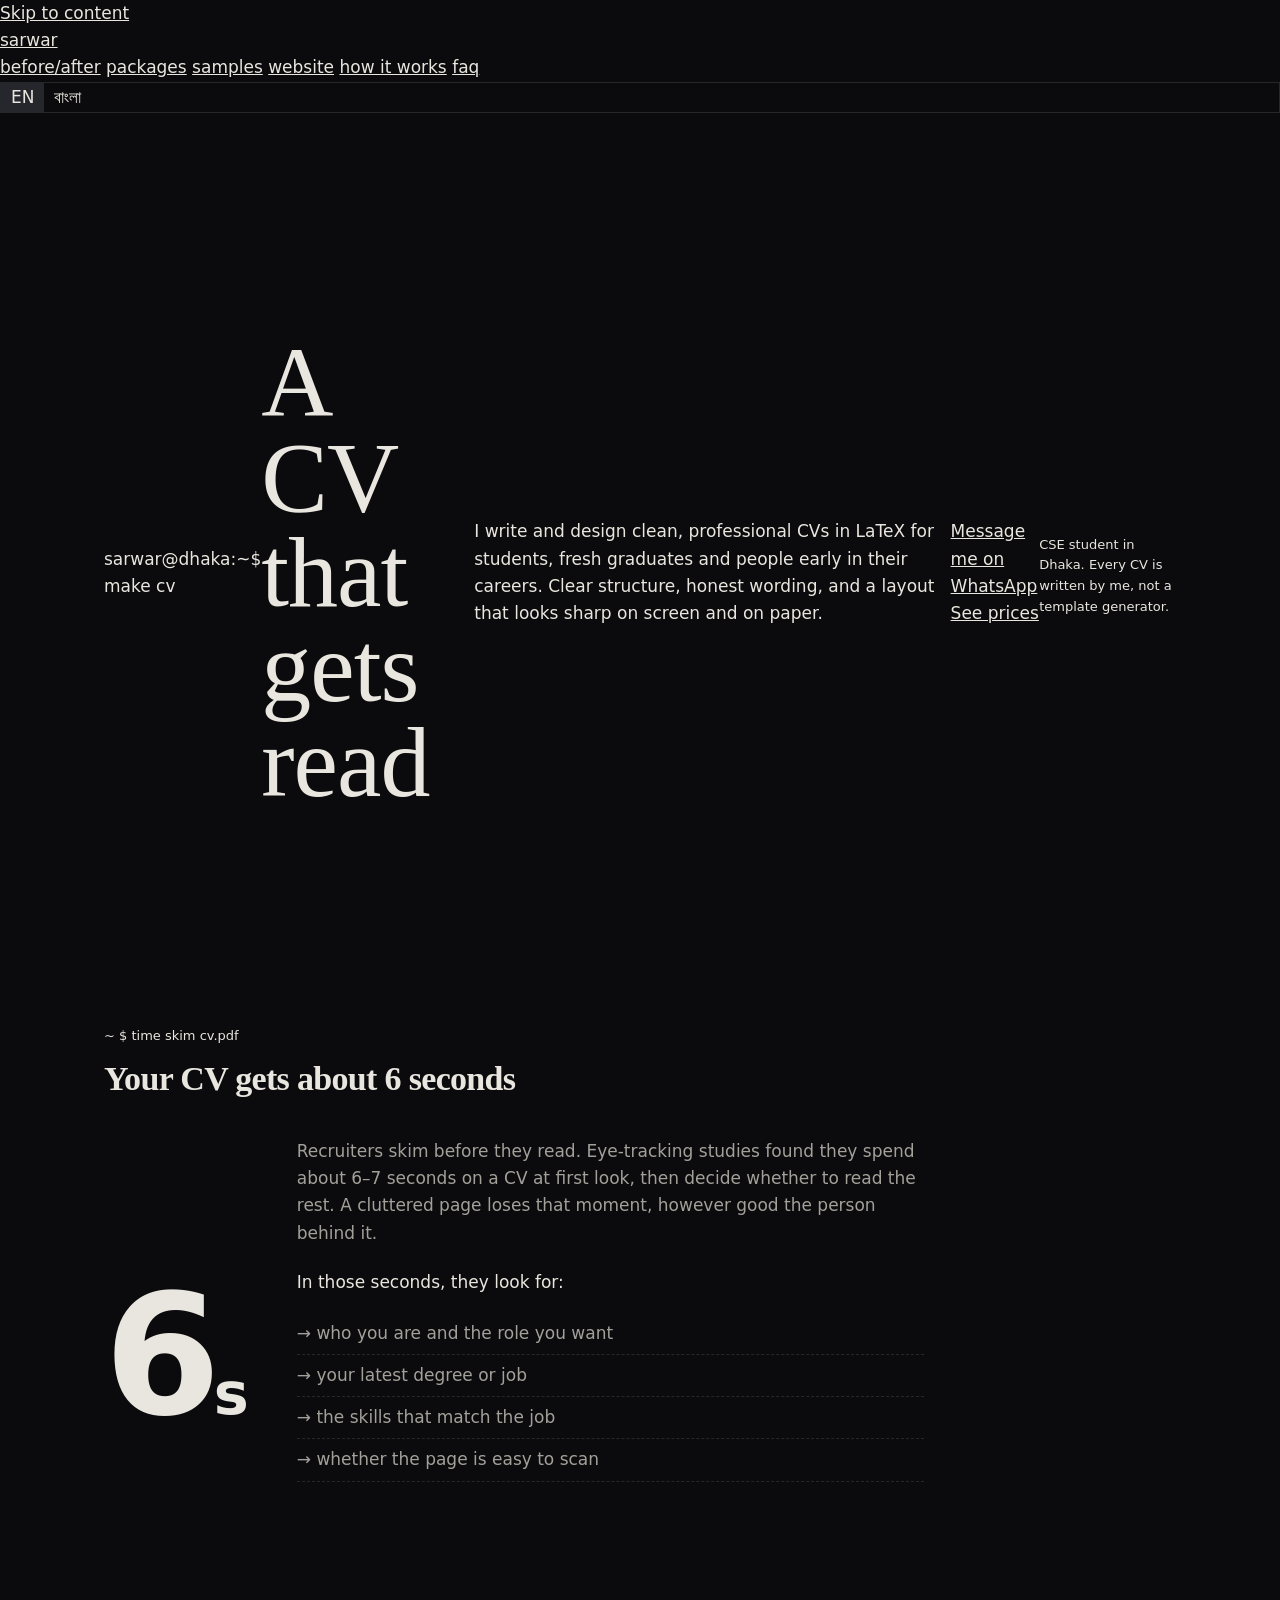
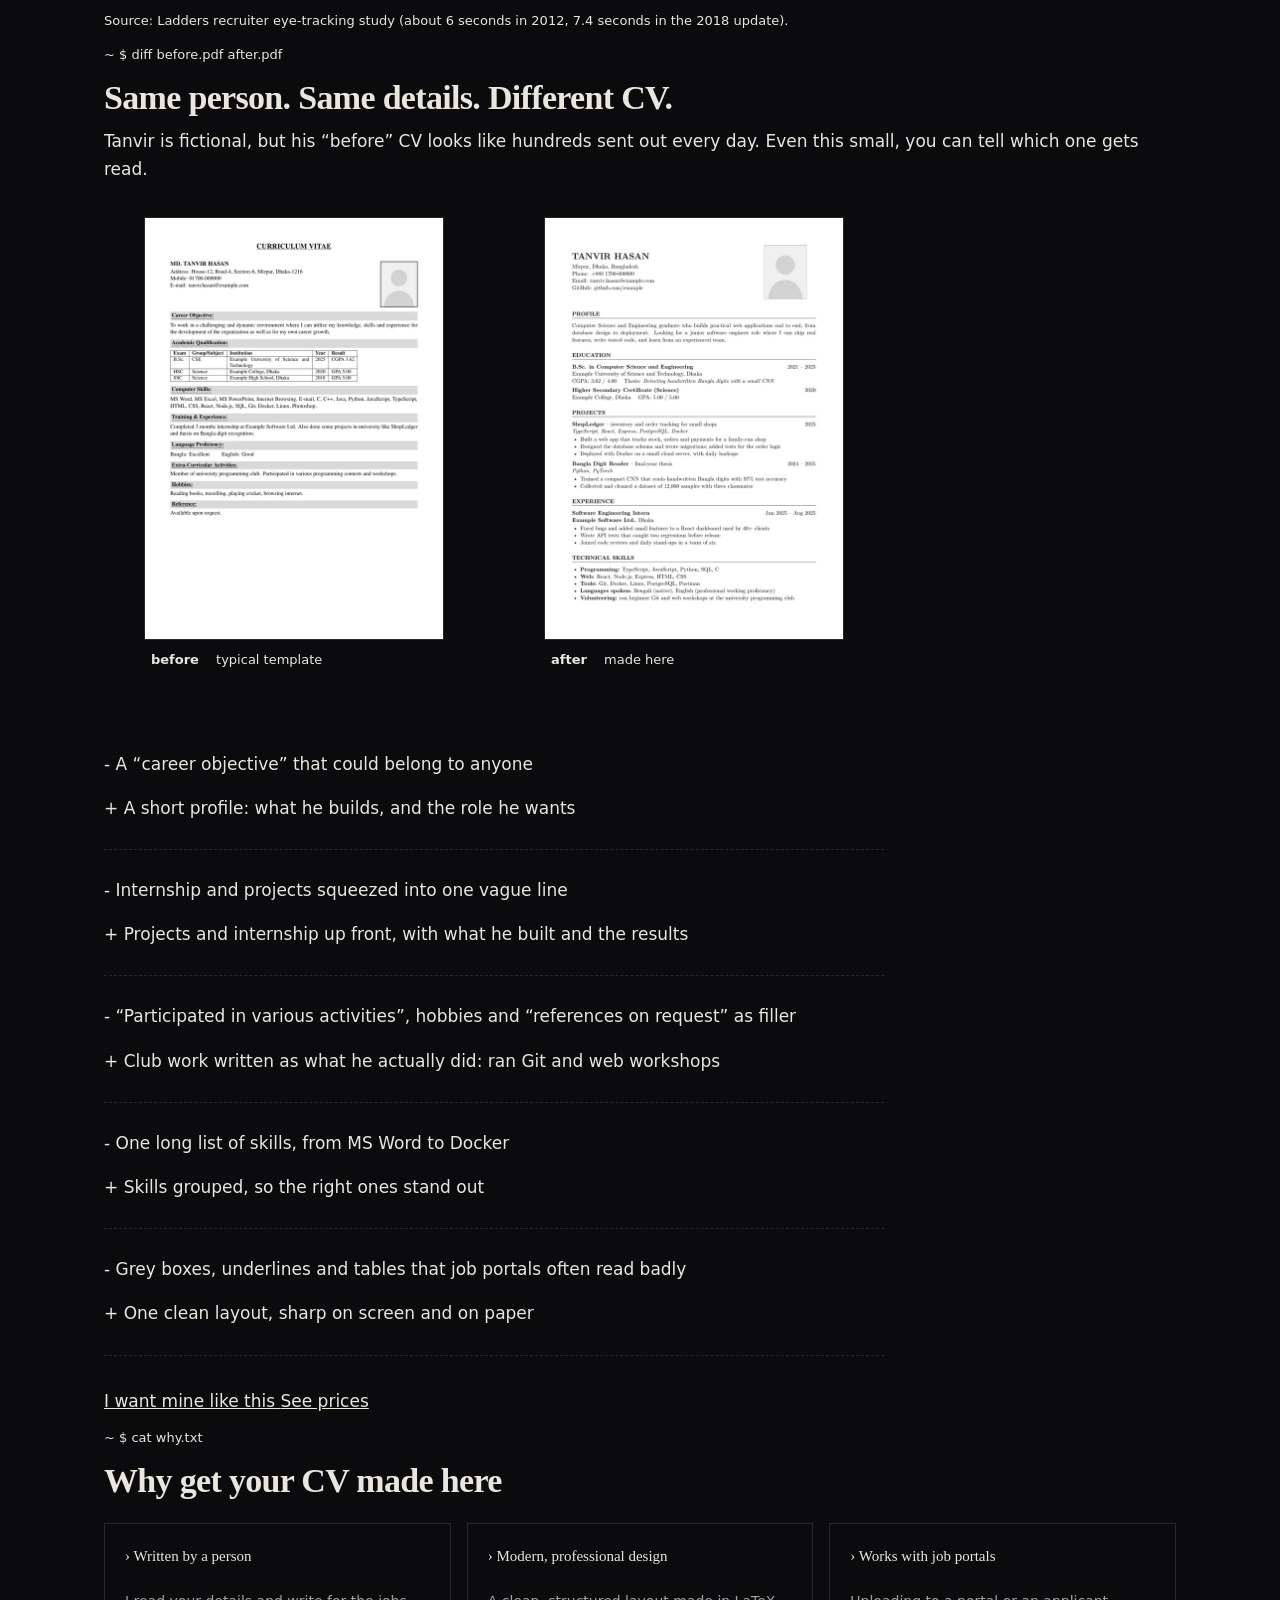
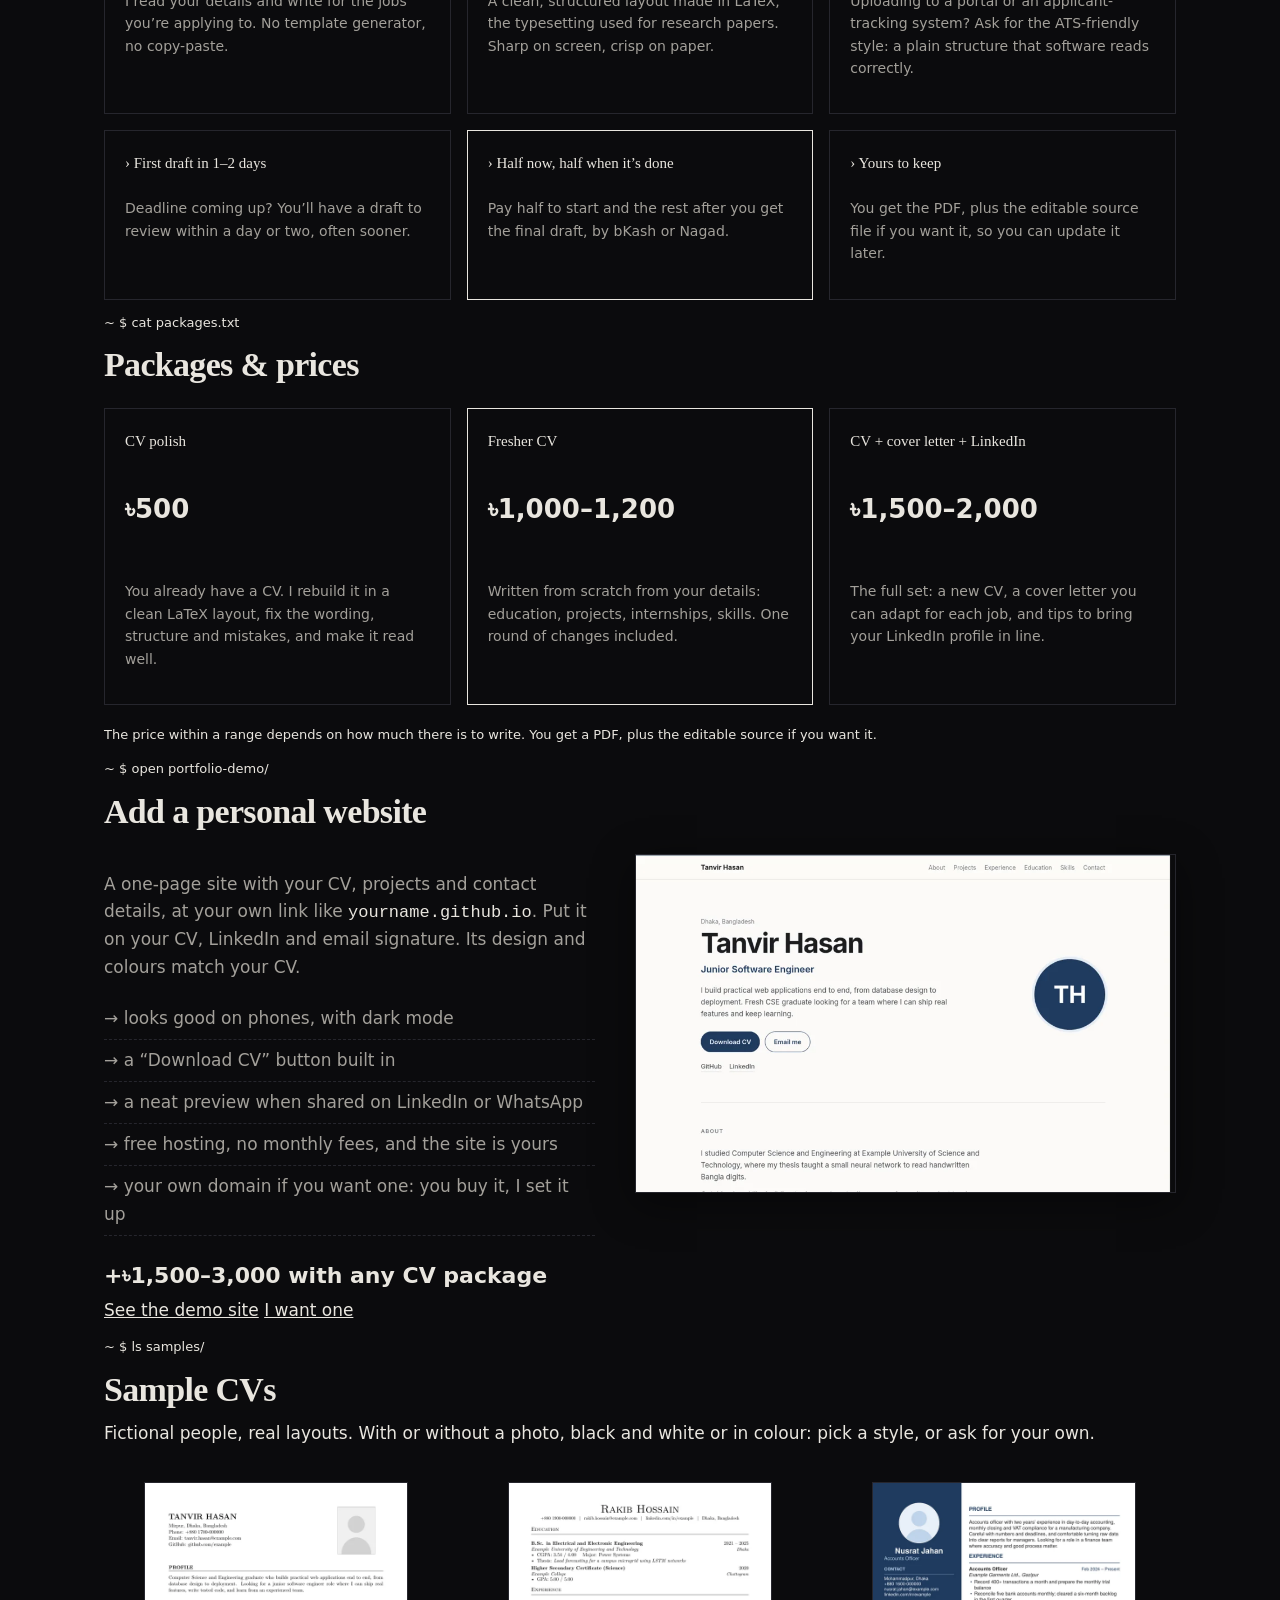
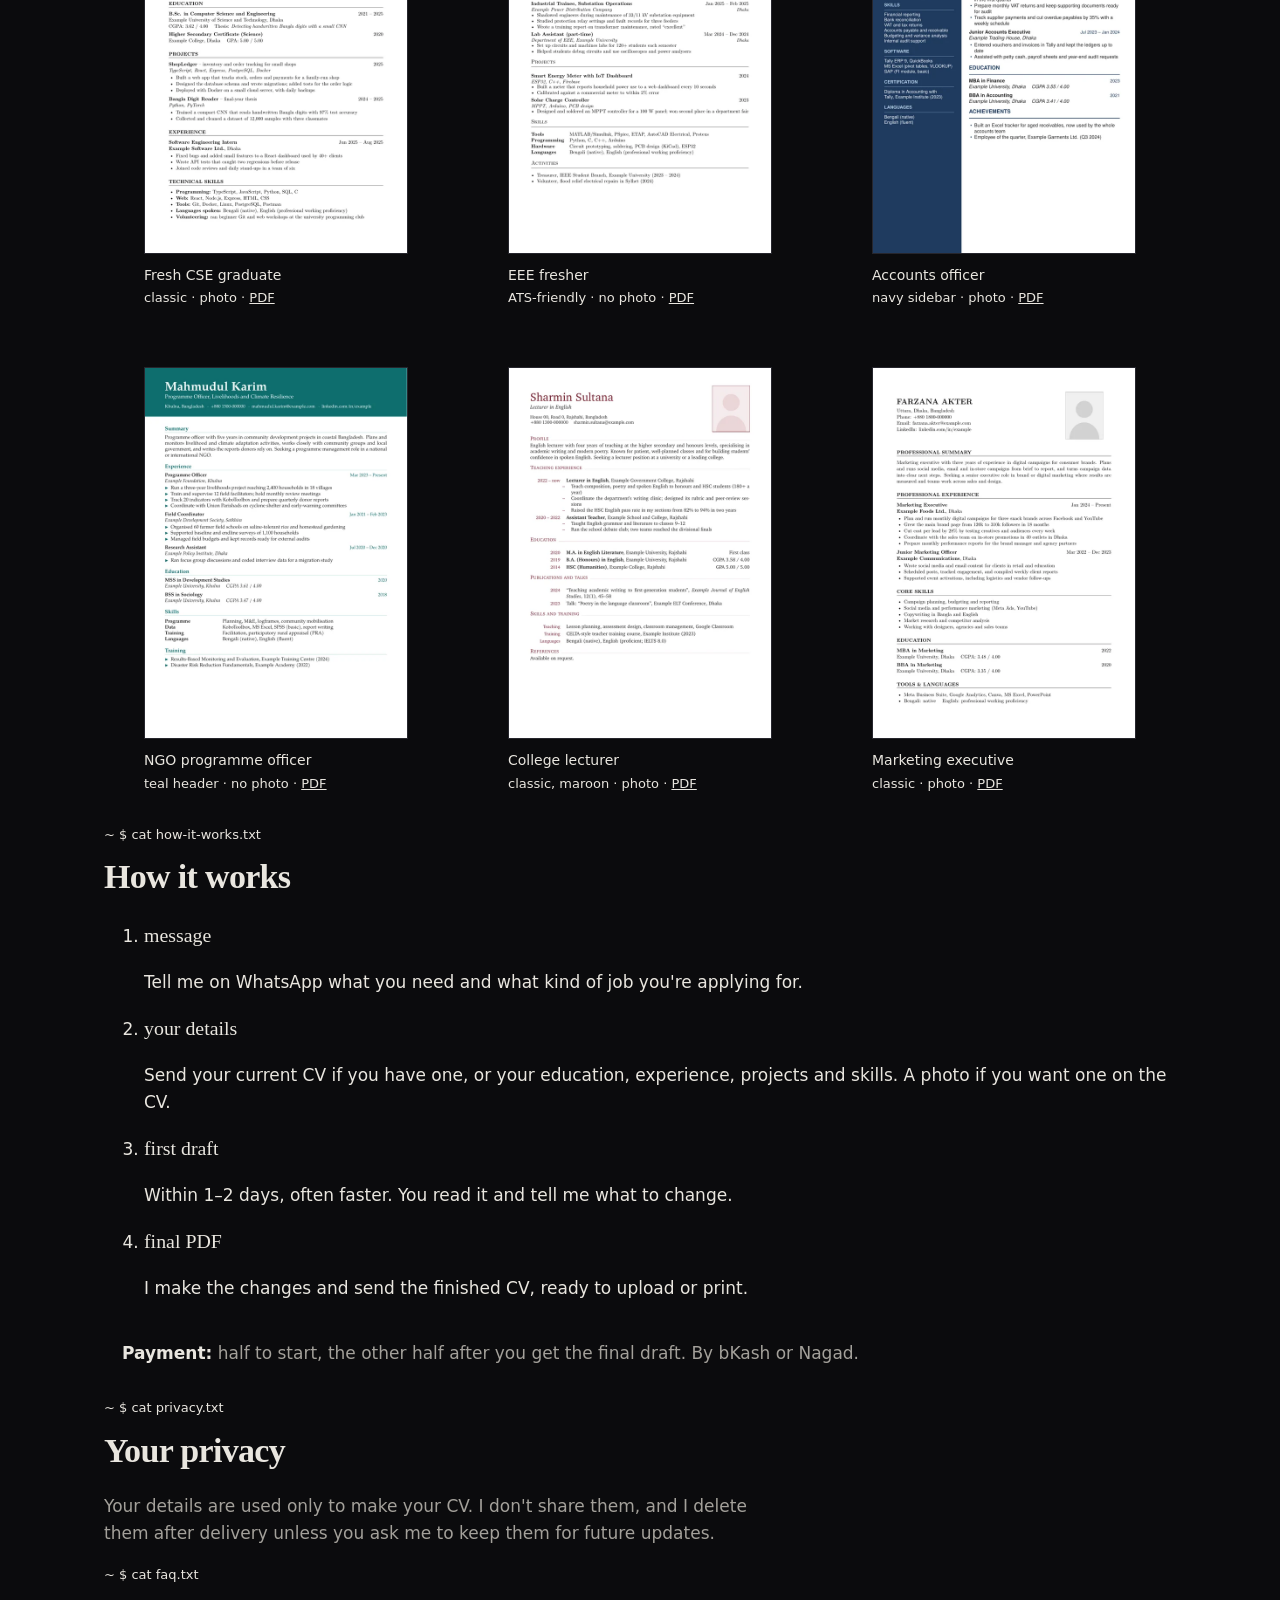
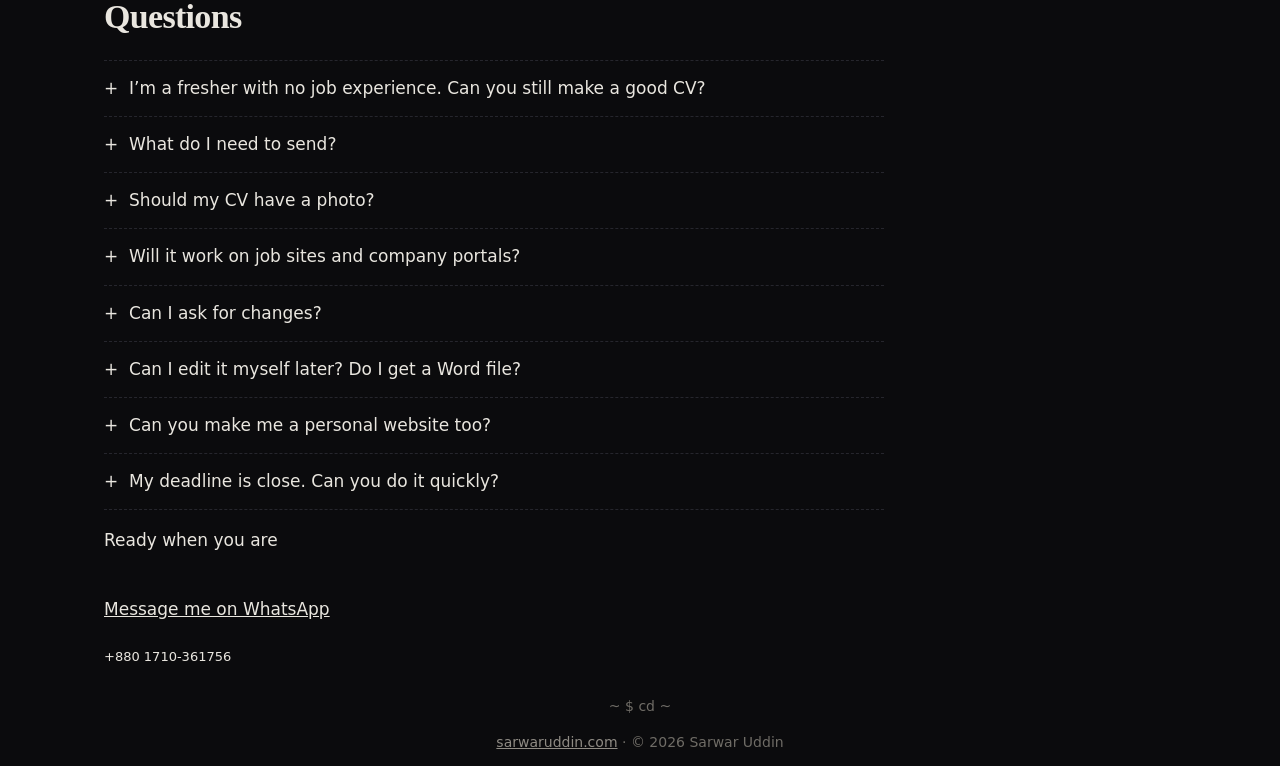
<file: cv/index.html>
<!doctype html>
<html lang="en" data-lang="en">
<head>
  <meta charset="utf-8">
  <meta name="viewport" content="width=device-width, initial-scale=1">
  <meta name="theme-color" content="#0c0d0b">
  <meta name="description" content="Clean, professional CVs made in LaTeX for students, fresh graduates and early-career people in Bangladesh. Message Sarwar on WhatsApp.">
  <title>CV writing · Sarwar Uddin</title>
  <link rel="icon" type="image/svg+xml" href="../favicon.svg">
  <link rel="stylesheet" href="../styles.css">
  <link rel="stylesheet" href="cv.css">
  <script>
    // Language: a saved choice, else Bangla for Bangla browsers, else English.
    (function () {
      var lang = null;
      try { lang = localStorage.getItem('cv-lang'); } catch (e) {}
      if (lang !== 'en' && lang !== 'bn') {
        lang = /^bn\b/i.test(navigator.language || '') ? 'bn' : 'en';
      }
      document.documentElement.dataset.lang = lang;
      document.documentElement.lang = lang;
    })();
  </script>
</head>
<body>
  <a class="skip-link" href="#main">Skip to content</a>

  <header class="statusbar">
    <div class="statusbar-inner">
      <a class="session" href="../" aria-label="Sarwar Uddin, home">sarwar</a>
      <nav aria-label="Page sections">
        <a href="#before-after"><span lang="en">before/after</span><span lang="bn">আগে/পরে</span></a>
        <a href="#packages"><span lang="en">packages</span><span lang="bn">প্যাকেজ</span></a>
        <a href="#samples"><span lang="en">samples</span><span lang="bn">নমুনা</span></a>
        <a href="#website"><span lang="en">website</span><span lang="bn">ওয়েবসাইট</span></a>
        <a href="#how"><span lang="en">how it works</span><span lang="bn">কীভাবে</span></a>
        <a href="#faq"><span lang="en">faq</span><span lang="bn">প্রশ্ন</span></a>
      </nav>
      <div class="lang-switch" role="group" aria-label="Language / ভাষা">
        <button type="button" data-set-lang="en" lang="en">EN</button>
        <button type="button" data-set-lang="bn" lang="bn">বাংলা</button>
      </div>
    </div>
  </header>

  <main id="main" class="wrap cv-page">
    <section class="hero cv-hero" aria-labelledby="cv-title">
      <p class="cmd"><span class="ps1" aria-hidden="true">sarwar@dhaka:~$</span> make cv</p>
      <h1 id="cv-title">
        <span lang="en">A CV that gets read<span class="cursor" aria-hidden="true"></span></span>
        <span lang="bn">যে সিভি পড়া হয়<span class="cursor" aria-hidden="true"></span></span>
      </h1>
      <p class="hero-copy">
        <span lang="en">I write and design clean, professional CVs in LaTeX for students, fresh graduates and people early in their careers. Clear structure, honest wording, and a layout that looks sharp on screen and on paper.</span>
        <span lang="bn">শিক্ষার্থী, সদ্য গ্র্যাজুয়েট ও ক্যারিয়ারের শুরুতে থাকা সবার জন্য আমি LaTeX দিয়ে পরিষ্কার, প্রফেশনাল সিভি লিখি ও সাজাই। গোছানো কাঠামো, সৎ ভাষা, আর এমন লেআউট যা স্ক্রিনে ও প্রিন্টে দুই জায়গাতেই সুন্দর দেখায়।</span>
      </p>
      <div class="hero-actions">
        <a class="button whatsapp" data-wa href="https://wa.me/8801710361756" target="_blank" rel="noreferrer">
          <span lang="en">Message me on WhatsApp</span><span lang="bn">হোয়াটসঅ্যাপে মেসেজ দিন</span>
        </a>
        <a class="button ghost" href="#packages"><span lang="en">See prices</span><span lang="bn">দাম দেখুন</span></a>
      </div>
      <p class="fine">
        <span lang="en">CSE student in Dhaka. Every CV is written by me, not a template generator.</span>
        <span lang="bn">ঢাকার একজন CSE শিক্ষার্থী। প্রতিটি সিভি আমি নিজে লিখি, কোনো টেমপ্লেট জেনারেটর দিয়ে নয়।</span>
      </p>
    </section>

    <section class="section" id="six-seconds" aria-labelledby="six-title">
      <p class="cmd deco" aria-hidden="true"><span class="ps1">~ $</span> time skim cv.pdf</p>
      <h2 class="section-title" id="six-title"><span lang="en">Your CV gets about 6 seconds</span><span lang="bn">আপনার সিভির হাতে মাত্র ৬ সেকেন্ড</span></h2>
      <div class="skim">
        <p class="skim-stat" aria-hidden="true">6<span>s</span></p>
        <div>
          <p class="skim-copy">
            <span lang="en">Recruiters skim before they read. Eye-tracking studies found they spend about 6–7 seconds on a CV at first look, then decide whether to read the rest. A cluttered page loses that moment, however good the person behind it.</span>
            <span lang="bn">রিক্রুটাররা আগে চোখ বোলান, তারপর পড়েন। আই-ট্র্যাকিং গবেষণায় দেখা গেছে, প্রথম দেখায় তাঁরা একটি সিভিতে গড়ে ৬–৭ সেকেন্ড সময় দেন, তারপর ঠিক করেন বাকিটা পড়বেন কি না। এলোমেলো সিভি সেই মুহূর্তটা হারায়, মানুষটা যত যোগ্যই হোক।</span>
          </p>
          <p class="skim-lead"><span lang="en">In those seconds, they look for:</span><span lang="bn">ওই কয়েক সেকেন্ডে তাঁরা খোঁজেন:</span></p>
          <ul class="skim-list">
            <li><span lang="en">who you are and the role you want</span><span lang="bn">আপনি কে, আর কোন পদ চান</span></li>
            <li><span lang="en">your latest degree or job</span><span lang="bn">আপনার সর্বশেষ ডিগ্রি বা চাকরি</span></li>
            <li><span lang="en">the skills that match the job</span><span lang="bn">চাকরির সঙ্গে মেলে এমন দক্ষতা</span></li>
            <li><span lang="en">whether the page is easy to scan</span><span lang="bn">পাতাটায় সহজে চোখ বোলানো যায় কি না</span></li>
          </ul>
        </div>
      </div>
      <p class="fine">
        <span lang="en">Source: Ladders recruiter eye-tracking study (about 6 seconds in 2012, 7.4 seconds in the 2018 update).</span>
        <span lang="bn">সূত্র: Ladders-এর রিক্রুটার আই-ট্র্যাকিং গবেষণা (২০১২ সালে প্রায় ৬ সেকেন্ড, ২০১৮ সালের আপডেটে ৭.৪ সেকেন্ড)।</span>
      </p>
    </section>

    <section class="section" id="before-after" aria-labelledby="ba-title">
      <p class="cmd deco" aria-hidden="true"><span class="ps1">~ $</span> diff before.pdf after.pdf</p>
      <h2 class="section-title" id="ba-title"><span lang="en">Same person. Same details. Different CV.</span><span lang="bn">একই মানুষ, একই তথ্য, ভিন্ন সিভি।</span></h2>
      <p class="output-note">
        <span lang="en">Tanvir is fictional, but his “before” CV looks like hundreds sent out every day. Even this small, you can tell which one gets read.</span>
        <span lang="bn">তানভীর কাল্পনিক, কিন্তু তার “আগের” সিভির মতো সিভি প্রতিদিন শত শত জমা পড়ে। এত ছোট আকারেও বোঝা যায়, কোনটা পড়া হবে।</span>
      </p>
      <div class="compare">
        <figure class="before">
          <a href="samples/before-tanvir.pdf" target="_blank" rel="noreferrer">
            <img src="samples/before-tanvir.webp" width="600" height="848" loading="lazy" alt="Before: Tanvir's CV in a typical template, with a generic career objective, a results table, a long skills list, vague experience and hobbies">
          </a>
          <figcaption><span class="tag"><span lang="en">before</span><span lang="bn">আগে</span></span> <span lang="en">typical template</span><span lang="bn">সাধারণ টেমপ্লেট</span></figcaption>
        </figure>
        <figure class="after">
          <a href="samples/fresher-cse.pdf" target="_blank" rel="noreferrer">
            <img src="samples/fresher-cse.webp" width="600" height="848" loading="lazy" alt="After: the same details as a clean CV with a short profile, education, projects, internship and grouped skills">
          </a>
          <figcaption><span class="tag"><span lang="en">after</span><span lang="bn">পরে</span></span> <span lang="en">made here</span><span lang="bn">এখানে তৈরি</span></figcaption>
        </figure>
      </div>
      <ul class="diff" aria-label="What changed">
        <li>
          <p class="del"><span lang="en">A “career objective” that could belong to anyone</span><span lang="bn">যে কারও হতে পারে এমন “ক্যারিয়ার অবজেক্টিভ”</span></p>
          <p class="add"><span lang="en">A short profile: what he builds, and the role he wants</span><span lang="bn">ছোট একটি প্রোফাইল: সে কী বানাতে পারে, আর কোন পদ চায়</span></p>
        </li>
        <li>
          <p class="del"><span lang="en">Internship and projects squeezed into one vague line</span><span lang="bn">ইন্টার্নশিপ আর প্রজেক্ট এক লাইনে, অস্পষ্টভাবে লেখা</span></p>
          <p class="add"><span lang="en">Projects and internship up front, with what he built and the results</span><span lang="bn">প্রজেক্ট ও ইন্টার্নশিপ সামনে, কী বানিয়েছে আর কী ফল পেয়েছে সহ</span></p>
        </li>
        <li>
          <p class="del"><span lang="en">“Participated in various activities”, hobbies and “references on request” as filler</span><span lang="bn">“বিভিন্ন কার্যক্রমে অংশ নিয়েছি”, শখ আর “রেফারেন্স চাইলে দেওয়া হবে” দিয়ে জায়গা ভরানো</span></p>
          <p class="add"><span lang="en">Club work written as what he actually did: ran Git and web workshops</span><span lang="bn">ক্লাবের কাজ লেখা হয়েছে আসলে যা করেছে সেভাবে: Git ও ওয়েব ওয়ার্কশপ পরিচালনা</span></p>
        </li>
        <li>
          <p class="del"><span lang="en">One long list of skills, from MS Word to Docker</span><span lang="bn">MS Word থেকে Docker পর্যন্ত দক্ষতার একটা লম্বা তালিকা</span></p>
          <p class="add"><span lang="en">Skills grouped, so the right ones stand out</span><span lang="bn">দক্ষতা ভাগ করে সাজানো, যাতে দরকারিগুলো চোখে পড়ে</span></p>
        </li>
        <li>
          <p class="del"><span lang="en">Grey boxes, underlines and tables that job portals often read badly</span><span lang="bn">ধূসর বক্স, আন্ডারলাইন আর টেবিল, যা জব পোর্টাল প্রায়ই ঠিকমতো পড়তে পারে না</span></p>
          <p class="add"><span lang="en">One clean layout, sharp on screen and on paper</span><span lang="bn">একটাই পরিষ্কার লেআউট, স্ক্রিনে ও প্রিন্টে ঝকঝকে</span></p>
        </li>
      </ul>
      <div class="hero-actions ba-cta">
        <a class="button whatsapp" data-wa href="https://wa.me/8801710361756" target="_blank" rel="noreferrer">
          <span lang="en">I want mine like this</span><span lang="bn">আমারটাও এমন চাই</span>
        </a>
        <a class="button ghost" href="#packages"><span lang="en">See prices</span><span lang="bn">দাম দেখুন</span></a>
      </div>
    </section>

    <section class="section" id="why" aria-labelledby="why-title">
      <p class="cmd deco" aria-hidden="true"><span class="ps1">~ $</span> cat why.txt</p>
      <h2 class="section-title" id="why-title"><span lang="en">Why get your CV made here</span><span lang="bn">কেন এখানে সিভি বানাবেন</span></h2>
      <ul class="why">
        <li>
          <h3><span lang="en">Written by a person</span><span lang="bn">একজন মানুষের লেখা</span></h3>
          <p><span lang="en">I read your details and write for the jobs you’re applying to. No template generator, no copy-paste.</span><span lang="bn">আপনার তথ্য পড়ে, আপনি যে চাকরিতে আবেদন করছেন সেটা মাথায় রেখে লিখি। কোনো টেমপ্লেট জেনারেটর বা কপি-পেস্ট নয়।</span></p>
        </li>
        <li>
          <h3><span lang="en">Modern, professional design</span><span lang="bn">আধুনিক, প্রফেশনাল ডিজাইন</span></h3>
          <p><span lang="en">A clean, structured layout made in LaTeX, the typesetting used for research papers. Sharp on screen, crisp on paper.</span><span lang="bn">LaTeX দিয়ে তৈরি গোছানো, পরিষ্কার লেআউট, যে টাইপসেটিং দিয়ে গবেষণাপত্র তৈরি হয়। স্ক্রিনে ঝকঝকে, প্রিন্টেও নিখুঁত।</span></p>
        </li>
        <li>
          <h3><span lang="en">Works with job portals</span><span lang="bn">জব পোর্টালেও চলে</span></h3>
          <p><span lang="en">Uploading to a portal or an applicant-tracking system? Ask for the ATS-friendly style: a plain structure that software reads correctly.</span><span lang="bn">পোর্টাল বা ATS-এ আপলোড করবেন? ATS-বান্ধব স্টাইল চেয়ে নিন: সহজ কাঠামো, যা সফটওয়্যার ঠিকমতো পড়তে পারে।</span></p>
        </li>
        <li>
          <h3><span lang="en">First draft in 1–2 days</span><span lang="bn">১–২ দিনে প্রথম খসড়া</span></h3>
          <p><span lang="en">Deadline coming up? You’ll have a draft to review within a day or two, often sooner.</span><span lang="bn">আবেদনের শেষ তারিখ কাছে? এক-দুই দিনের মধ্যেই খসড়া হাতে পাবেন, অনেক সময় আরও আগে।</span></p>
        </li>
        <li class="why-pay">
          <h3><span lang="en">Half now, half when it’s done</span><span lang="bn">অর্ধেক এখন, বাকিটা শেষে</span></h3>
          <p><span lang="en">Pay half to start and the rest after you get the final draft, by bKash or Nagad.</span><span lang="bn">শুরুতে অর্ধেক, ফাইনাল ড্রাফট পাওয়ার পর বাকি অর্ধেক। বিকাশ বা নগদে।</span></p>
        </li>
        <li>
          <h3><span lang="en">Yours to keep</span><span lang="bn">পুরোটাই আপনার</span></h3>
          <p><span lang="en">You get the PDF, plus the editable source file if you want it, so you can update it later.</span><span lang="bn">PDF তো পাবেনই, চাইলে এডিট করার সোর্স ফাইলও, যাতে পরে নিজেই আপডেট করতে পারেন।</span></p>
        </li>
      </ul>
    </section>

    <section class="section" id="packages" aria-labelledby="packages-title">
      <p class="cmd deco" aria-hidden="true"><span class="ps1">~ $</span> cat packages.txt</p>
      <h2 class="section-title" id="packages-title"><span lang="en">Packages &amp; prices</span><span lang="bn">প্যাকেজ ও দাম</span></h2>
      <ol class="packages">
        <li class="package">
          <h3><span lang="en">CV polish</span><span lang="bn">সিভি পলিশ</span></h3>
          <p class="price">৳500</p>
          <p>
            <span lang="en">You already have a CV. I rebuild it in a clean LaTeX layout, fix the wording, structure and mistakes, and make it read well.</span>
            <span lang="bn">আপনার আগে থেকেই সিভি আছে। আমি সেটা পরিষ্কার LaTeX লেআউটে নতুন করে সাজাই, ভাষা, কাঠামো ও ভুল ঠিক করি।</span>
          </p>
        </li>
        <li class="package featured">
          <h3><span lang="en">Fresher CV</span><span lang="bn">ফ্রেশার সিভি</span></h3>
          <p class="price">৳1,000–1,200</p>
          <p>
            <span lang="en">Written from scratch from your details: education, projects, internships, skills. One round of changes included.</span>
            <span lang="bn">আপনার তথ্য থেকে শুরু থেকে লেখা: পড়াশোনা, প্রজেক্ট, ইন্টার্নশিপ, দক্ষতা। একবার সংশোধন অন্তর্ভুক্ত।</span>
          </p>
        </li>
        <li class="package">
          <h3><span lang="en">CV + cover letter + LinkedIn</span><span lang="bn">সিভি + কভার লেটার + লিংকডইন</span></h3>
          <p class="price">৳1,500–2,000</p>
          <p>
            <span lang="en">The full set: a new CV, a cover letter you can adapt for each job, and tips to bring your LinkedIn profile in line.</span>
            <span lang="bn">পুরো সেট: নতুন সিভি, প্রতিটি চাকরির জন্য বদলে নেওয়া যায় এমন কভার লেটার, আর লিংকডইন প্রোফাইল ঠিক করার পরামর্শ।</span>
          </p>
        </li>
      </ol>
      <p class="fine">
        <span lang="en">The price within a range depends on how much there is to write. You get a PDF, plus the editable source if you want it.</span>
        <span lang="bn">কতটা লিখতে হবে তার ওপর দাম নির্ভর করে। আপনি PDF পাবেন, চাইলে এডিট করার মতো সোর্স ফাইলও।</span>
      </p>
    </section>

    <section class="section" id="website" aria-labelledby="website-title">
      <p class="cmd deco" aria-hidden="true"><span class="ps1">~ $</span> open portfolio-demo/</p>
      <h2 class="section-title" id="website-title"><span lang="en">Add a personal website</span><span lang="bn">সাথে নিন নিজের ওয়েবসাইট</span></h2>
      <div class="website">
        <div>
          <p class="website-copy">
            <span lang="en">A one-page site with your CV, projects and contact details, at your own link like <code>yourname.github.io</code>. Put it on your CV, LinkedIn and email signature. Its design and colours match your CV.</span>
            <span lang="bn">আপনার সিভি, প্রজেক্ট আর যোগাযোগের তথ্য নিয়ে এক পাতার একটি ওয়েবসাইট, নিজের লিংকে, যেমন <code>yourname.github.io</code>। লিংকটা সিভি, লিংকডইন আর ইমেইলে দিয়ে দিন। ডিজাইন আর রং আপনার সিভির সাথে মিলিয়ে।</span>
          </p>
          <ul class="skim-list">
            <li><span lang="en">looks good on phones, with dark mode</span><span lang="bn">মোবাইলে সুন্দর দেখায়, ডার্ক মোডসহ</span></li>
            <li><span lang="en">a “Download CV” button built in</span><span lang="bn">“Download CV” বাটন সহ</span></li>
            <li><span lang="en">a neat preview when shared on LinkedIn or WhatsApp</span><span lang="bn">লিংকডইন বা হোয়াটসঅ্যাপে শেয়ার করলে সুন্দর প্রিভিউ</span></li>
            <li><span lang="en">free hosting, no monthly fees, and the site is yours</span><span lang="bn">ফ্রি হোস্টিং, মাসিক কোনো খরচ নেই, সাইট আপনার নিজের</span></li>
            <li><span lang="en">your own domain if you want one: you buy it, I set it up</span><span lang="bn">চাইলে নিজের ডোমেইন: আপনি কিনবেন, আমি সেটআপ করে দেব</span></li>
          </ul>
          <p class="website-price"><span lang="en">+৳1,500–3,000 with any CV package</span><span lang="bn">যেকোনো সিভি প্যাকেজের সাথে +৳1,500–3,000</span></p>
          <div class="hero-actions">
            <a class="button" href="portfolio-demo/" target="_blank" rel="noreferrer"><span lang="en">See the demo site</span><span lang="bn">ডেমো সাইট দেখুন</span></a>
            <a class="button whatsapp" data-wa href="https://wa.me/8801710361756" target="_blank" rel="noreferrer"><span lang="en">I want one</span><span lang="bn">আমারও চাই</span></a>
          </div>
        </div>
        <a class="website-preview" href="portfolio-demo/" target="_blank" rel="noreferrer">
          <img src="samples/portfolio-demo.webp" width="960" height="600" loading="lazy" alt="Demo personal website for the fictional Tanvir Hasan: name, role, short intro, Download CV and Email buttons">
        </a>
      </div>
    </section>

    <section class="section" id="samples" aria-labelledby="samples-title">
      <p class="cmd deco" aria-hidden="true"><span class="ps1">~ $</span> ls samples/</p>
      <h2 class="section-title" id="samples-title"><span lang="en">Sample CVs</span><span lang="bn">নমুনা সিভি</span></h2>
      <p class="output-note">
        <span lang="en">Fictional people, real layouts. With or without a photo, black and white or in colour: pick a style, or ask for your own.</span>
        <span lang="bn">কাল্পনিক মানুষ, আসল লেআউট। ছবিসহ বা ছবি ছাড়া, সাদাকালো বা রঙিন: পছন্দের স্টাইল বেছে নিন, অথবা নিজের মতো চান।</span>
      </p>
      <div class="samples">
        <figure>
          <a href="samples/fresher-cse.pdf" target="_blank" rel="noreferrer">
            <img src="samples/fresher-cse.webp" width="600" height="848" loading="lazy" alt="Sample CV for a fictional fresh CSE graduate">
          </a>
          <figcaption>
            <span class="sample-name"><span lang="en">Fresh CSE graduate</span><span lang="bn">সদ্য পাস করা CSE গ্র্যাজুয়েট</span></span>
            <span class="sample-style"><span lang="en">classic · photo</span><span lang="bn">ক্লাসিক · ছবিসহ</span> · <a href="samples/fresher-cse.pdf" target="_blank" rel="noreferrer">PDF</a></span>
          </figcaption>
        </figure>
        <figure>
          <a href="samples/eee-fresher.pdf" target="_blank" rel="noreferrer">
            <img src="samples/eee-fresher.webp" width="600" height="848" loading="lazy" alt="ATS-friendly sample CV for a fictional EEE graduate, no photo">
          </a>
          <figcaption>
            <span class="sample-name"><span lang="en">EEE fresher</span><span lang="bn">EEE ফ্রেশার</span></span>
            <span class="sample-style"><span lang="en">ATS-friendly · no photo</span><span lang="bn">ATS-বান্ধব · ছবি ছাড়া</span> · <a href="samples/eee-fresher.pdf" target="_blank" rel="noreferrer">PDF</a></span>
          </figcaption>
        </figure>
        <figure>
          <a href="samples/finance-officer.pdf" target="_blank" rel="noreferrer">
            <img src="samples/finance-officer.webp" width="600" height="848" loading="lazy" alt="Two-column sample CV with a navy sidebar for a fictional accounts officer">
          </a>
          <figcaption>
            <span class="sample-name"><span lang="en">Accounts officer</span><span lang="bn">অ্যাকাউন্টস অফিসার</span></span>
            <span class="sample-style"><span lang="en">navy sidebar · photo</span><span lang="bn">নেভি সাইডবার · ছবিসহ</span> · <a href="samples/finance-officer.pdf" target="_blank" rel="noreferrer">PDF</a></span>
          </figcaption>
        </figure>
        <figure>
          <a href="samples/ngo-officer.pdf" target="_blank" rel="noreferrer">
            <img src="samples/ngo-officer.webp" width="600" height="848" loading="lazy" alt="Sample CV with a teal header band for a fictional NGO programme officer">
          </a>
          <figcaption>
            <span class="sample-name"><span lang="en">NGO programme officer</span><span lang="bn">এনজিও প্রোগ্রাম অফিসার</span></span>
            <span class="sample-style"><span lang="en">teal header · no photo</span><span lang="bn">টিল হেডার · ছবি ছাড়া</span> · <a href="samples/ngo-officer.pdf" target="_blank" rel="noreferrer">PDF</a></span>
          </figcaption>
        </figure>
        <figure>
          <a href="samples/lecturer.pdf" target="_blank" rel="noreferrer">
            <img src="samples/lecturer.webp" width="600" height="848" loading="lazy" alt="Classic sample CV with maroon accents for a fictional college lecturer">
          </a>
          <figcaption>
            <span class="sample-name"><span lang="en">College lecturer</span><span lang="bn">কলেজ প্রভাষক</span></span>
            <span class="sample-style"><span lang="en">classic, maroon · photo</span><span lang="bn">ক্লাসিক, মেরুন · ছবিসহ</span> · <a href="samples/lecturer.pdf" target="_blank" rel="noreferrer">PDF</a></span>
          </figcaption>
        </figure>
        <figure>
          <a href="samples/marketing-executive.pdf" target="_blank" rel="noreferrer">
            <img src="samples/marketing-executive.webp" width="600" height="848" loading="lazy" alt="Sample CV for a fictional marketing executive">
          </a>
          <figcaption>
            <span class="sample-name"><span lang="en">Marketing executive</span><span lang="bn">মার্কেটিং এক্সিকিউটিভ</span></span>
            <span class="sample-style"><span lang="en">classic · photo</span><span lang="bn">ক্লাসিক · ছবিসহ</span> · <a href="samples/marketing-executive.pdf" target="_blank" rel="noreferrer">PDF</a></span>
          </figcaption>
        </figure>
      </div>
    </section>

    <!--
      Reviews: shown only when there are real ones. To add one, copy the
      <figure> below, fill it in, and remove the `hidden` attribute from the
      section. Only quote people who agreed to it, with their first name and role.

    <section class="section" id="reviews" aria-labelledby="reviews-title" hidden>
      <p class="cmd deco" aria-hidden="true"><span class="ps1">~ $</span> cat reviews.txt</p>
      <h2 class="section-title" id="reviews-title"><span lang="en">What people say</span><span lang="bn">যারা সিভি নিয়েছেন</span></h2>
      <div class="reviews">
        <figure class="review">
          <blockquote>…their words…</blockquote>
          <figcaption>— First name, role</figcaption>
        </figure>
      </div>
    </section>
    -->

    <section class="section" id="how" aria-labelledby="how-title">
      <p class="cmd deco" aria-hidden="true"><span class="ps1">~ $</span> cat how-it-works.txt</p>
      <h2 class="section-title" id="how-title"><span lang="en">How it works</span><span lang="bn">কীভাবে কাজ করে</span></h2>
      <ol class="lines">
        <li>
          <h3><span lang="en">message</span><span lang="bn">মেসেজ</span></h3>
          <p><span lang="en">Tell me on WhatsApp what you need and what kind of job you're applying for.</span><span lang="bn">হোয়াটসঅ্যাপে জানান কী দরকার, আর কোন ধরনের চাকরির জন্য আবেদন করছেন।</span></p>
        </li>
        <li>
          <h3><span lang="en">your details</span><span lang="bn">আপনার তথ্য</span></h3>
          <p><span lang="en">Send your current CV if you have one, or your education, experience, projects and skills. A photo if you want one on the CV.</span><span lang="bn">থাকলে আপনার বর্তমান সিভি পাঠান, নাহলে পড়াশোনা, অভিজ্ঞতা, প্রজেক্ট ও দক্ষতার তথ্য। সিভিতে ছবি চাইলে একটি ছবি।</span></p>
        </li>
        <li>
          <h3><span lang="en">first draft</span><span lang="bn">প্রথম খসড়া</span></h3>
          <p><span lang="en">Within 1–2 days, often faster. You read it and tell me what to change.</span><span lang="bn">১–২ দিনের মধ্যে, অনেক সময় আরও আগে। আপনি পড়ে জানাবেন কী বদলাতে হবে।</span></p>
        </li>
        <li>
          <h3><span lang="en">final PDF</span><span lang="bn">ফাইনাল PDF</span></h3>
          <p><span lang="en">I make the changes and send the finished CV, ready to upload or print.</span><span lang="bn">পরিবর্তন করে তৈরি সিভি পাঠাই, আপলোড বা প্রিন্টের জন্য প্রস্তুত।</span></p>
        </li>
      </ol>
      <p class="pay-terms">
        <span lang="en"><strong>Payment:</strong> half to start, the other half after you get the final draft. By bKash or Nagad.</span>
        <span lang="bn"><strong>পেমেন্ট:</strong> শুরুতে অর্ধেক, ফাইনাল ড্রাফট পাওয়ার পর বাকি অর্ধেক। বিকাশ বা নগদে।</span>
      </p>
    </section>

    <section class="section" id="privacy" aria-labelledby="privacy-title">
      <p class="cmd deco" aria-hidden="true"><span class="ps1">~ $</span> cat privacy.txt</p>
      <h2 class="section-title" id="privacy-title"><span lang="en">Your privacy</span><span lang="bn">আপনার গোপনীয়তা</span></h2>
      <p class="privacy">
        <span lang="en">Your details are used only to make your CV. I don't share them, and I delete them after delivery unless you ask me to keep them for future updates.</span>
        <span lang="bn">আপনার তথ্য শুধু আপনার সিভি তৈরিতেই ব্যবহার হয়। আমি কারও সাথে শেয়ার করি না, আর ডেলিভারির পর মুছে ফেলি, যদি না পরে আপডেটের জন্য রেখে দিতে বলেন।</span>
      </p>
    </section>

    <section class="section" id="faq" aria-labelledby="faq-title">
      <p class="cmd deco" aria-hidden="true"><span class="ps1">~ $</span> cat faq.txt</p>
      <h2 class="section-title" id="faq-title"><span lang="en">Questions</span><span lang="bn">সাধারণ প্রশ্ন</span></h2>
      <div class="faq">
        <details>
          <summary><span lang="en">I’m a fresher with no job experience. Can you still make a good CV?</span><span lang="bn">আমি ফ্রেশার, চাকরির অভিজ্ঞতা নেই। তবুও কি ভালো সিভি হবে?</span></summary>
          <p><span lang="en">Yes, that’s exactly who this is for. Projects, your thesis, internships, club work, competitions and volunteering all count. I’ll help you find them and write them so they show what you can do.</span><span lang="bn">হ্যাঁ, এই সার্ভিস মূলত আপনাদের জন্যই। প্রজেক্ট, থিসিস, ইন্টার্নশিপ, ক্লাবের কাজ, প্রতিযোগিতা, স্বেচ্ছাসেবা, সবই কাজে লাগে। এগুলো খুঁজে বের করে এমনভাবে লিখব, যাতে বোঝা যায় আপনি কী পারেন।</span></p>
        </details>
        <details>
          <summary><span lang="en">What do I need to send?</span><span lang="bn">আমাকে কী কী পাঠাতে হবে?</span></summary>
          <p><span lang="en">Your current CV if you have one. If not, your education, projects, experience and skills, in any format, even a voice note. Also the job or circular you’re aiming for, and a photo if you want one on the CV.</span><span lang="bn">থাকলে আপনার বর্তমান সিভি। না থাকলে পড়াশোনা, প্রজেক্ট, অভিজ্ঞতা আর দক্ষতার তথ্য, যেভাবে সুবিধা, ভয়েস মেসেজেও চলবে। সঙ্গে যে চাকরি বা সার্কুলারের জন্য আবেদন করবেন সেটা, আর সিভিতে ছবি চাইলে একটি ছবি।</span></p>
        </details>
        <details>
          <summary><span lang="en">Should my CV have a photo?</span><span lang="bn">সিভিতে কি ছবি দেওয়া উচিত?</span></summary>
          <p><span lang="en">It depends on where you apply. Many local employers expect one; international applications and online portals usually work better without. I’ll suggest what fits, and you decide.</span><span lang="bn">কোথায় আবেদন করছেন তার ওপর নির্ভর করে। দেশের অনেক প্রতিষ্ঠান ছবি আশা করে, আবার বিদেশে আবেদন বা অনলাইন পোর্টালে সাধারণত ছবি ছাড়াই ভালো। কোনটা মানাবে আমি পরামর্শ দেব, সিদ্ধান্ত আপনার।</span></p>
        </details>
        <details>
          <summary><span lang="en">Will it work on job sites and company portals?</span><span lang="bn">জব সাইট বা কোম্পানির পোর্টালে কি চলবে?</span></summary>
          <p><span lang="en">Yes. You get a PDF that uploads anywhere. For portals that read your CV automatically, choose the ATS-friendly style. Some sites also ask you to fill in a profile form; you can copy the text straight from your CV.</span><span lang="bn">হ্যাঁ। আপনি PDF পাবেন, যেকোনো জায়গায় আপলোড করা যায়। যেসব পোর্টাল সিভি নিজে থেকে পড়ে নেয়, সেখানে ATS-বান্ধব স্টাইল নিন। কিছু সাইটে আলাদা প্রোফাইল ফর্মও পূরণ করতে হয়, সেখানে সিভি থেকে সরাসরি লেখা কপি করে নিতে পারবেন।</span></p>
        </details>
        <details>
          <summary><span lang="en">Can I ask for changes?</span><span lang="bn">পরিবর্তন চাইতে পারব?</span></summary>
          <p><span lang="en">Yes. You read the first draft and tell me what to change before anything is final. You pay the second half only after you get the final draft.</span><span lang="bn">অবশ্যই। প্রথম খসড়া পড়ে জানাবেন কী বদলাতে হবে, তারপরই ফাইনাল হবে। ফাইনাল ড্রাফট হাতে পাওয়ার পরই বাকি অর্ধেক টাকা দেবেন।</span></p>
        </details>
        <details>
          <summary><span lang="en">Can I edit it myself later? Do I get a Word file?</span><span lang="bn">পরে কি নিজে এডিট করতে পারব? Word ফাইল পাব?</span></summary>
          <p><span lang="en">You get a PDF, and the editable LaTeX source if you want it. You can open it for free in Overleaf, an online editor, or message me when you need an update. If an employer specifically asks for a Word file, tell me before we start.</span><span lang="bn">আপনি PDF পাবেন, চাইলে এডিট করার মতো LaTeX সোর্স ফাইলও। সেটা অনলাইন এডিটর Overleaf-এ বিনামূল্যে খোলা যায়, অথবা আপডেট দরকার হলে আমাকে মেসেজ দিন। কোনো প্রতিষ্ঠান যদি নির্দিষ্টভাবে Word ফাইল চায়, কাজ শুরুর আগেই জানাবেন।</span></p>
        </details>
        <details>
          <summary><span lang="en">Can you make me a personal website too?</span><span lang="bn">আমার জন্য ওয়েবসাইটও বানিয়ে দিতে পারবেন?</span></summary>
          <p><span lang="en">Yes. A one-page site that matches your CV, hosted free at your own link. <a href="portfolio-demo/" target="_blank" rel="noreferrer">See the demo</a>, and the <a href="#website">website add-on</a> above.</span><span lang="bn">হ্যাঁ। আপনার সিভির সাথে মিলিয়ে এক পাতার ওয়েবসাইট, নিজের লিংকে, ফ্রি হোস্টিংয়ে। <a href="portfolio-demo/" target="_blank" rel="noreferrer">ডেমো দেখুন</a>, আর ওপরে <a href="#website">ওয়েবসাইট অ্যাড-অন</a>।</span></p>
        </details>
        <details>
          <summary><span lang="en">My deadline is close. Can you do it quickly?</span><span lang="bn">আবেদনের শেষ তারিখ কাছে। তাড়াতাড়ি করা যাবে?</span></summary>
          <p><span lang="en">Tell me your deadline when you message. First drafts usually take 1–2 days, often less, and I’ll tell you honestly if I can make it in time.</span><span lang="bn">মেসেজ দেওয়ার সময়ই শেষ তারিখটা জানান। প্রথম খসড়া সাধারণত ১–২ দিনে হয়, অনেক সময় আরও কম। সময়মতো দিতে পারব কি না, সেটা আমি সোজাসুজি জানিয়ে দেব।</span></p>
        </details>
      </div>
    </section>

    <section class="section cv-cta" aria-labelledby="cta-title">
      <p class="contact-big" id="cta-title">
        <span lang="en">Ready when you are<span class="cursor" aria-hidden="true"></span></span>
        <span lang="bn">শুরু করতে প্রস্তুত<span class="cursor" aria-hidden="true"></span></span>
      </p>
      <a class="button whatsapp" data-wa href="https://wa.me/8801710361756" target="_blank" rel="noreferrer">
        <span lang="en">Message me on WhatsApp</span><span lang="bn">হোয়াটসঅ্যাপে মেসেজ দিন</span>
      </a>
      <p class="fine">+880 1710-361756</p>
    </section>
  </main>

  <!-- On phones, WhatsApp is always one tap away. -->
  <a class="wa-bar" data-wa href="https://wa.me/8801710361756" target="_blank" rel="noreferrer">
    <span lang="en">Message me on WhatsApp</span><span lang="bn">হোয়াটসঅ্যাপে মেসেজ দিন</span>
  </a>

  <footer class="footer wrap">
    <p class="cmd"><span class="ps1" aria-hidden="true">~ $</span> cd ~</p>
    <p><a href="../">sarwaruddin.com</a> · © 2026 Sarwar Uddin</p>
  </footer>

  <script>
    // The language switch, and a WhatsApp message written in the page's language.
    (function () {
      var root = document.documentElement;
      var messages = {
        en: "Hi Sarwar, I'd like a CV. I'm a [student / fresh graduate / working] in [field].",
        bn: 'হাই সারওয়ার, আমার একটি সিভি দরকার। আমি [শিক্ষার্থী / সদ্য গ্র্যাজুয়েট / চাকরিজীবী], [বিষয়/ক্ষেত্র]।'
      };
      function apply(lang) {
        root.dataset.lang = lang;
        root.lang = lang;
        document.querySelectorAll('[data-set-lang]').forEach(function (b) {
          b.setAttribute('aria-pressed', String(b.dataset.setLang === lang));
        });
        document.querySelectorAll('[data-wa]').forEach(function (a) {
          a.href = 'https://wa.me/8801710361756?text=' + encodeURIComponent(messages[lang]);
        });
      }
      document.querySelectorAll('[data-set-lang]').forEach(function (b) {
        b.addEventListener('click', function () {
          apply(b.dataset.setLang);
          try { localStorage.setItem('cv-lang', b.dataset.setLang); } catch (e) {}
        });
      });
      apply(root.dataset.lang === 'bn' ? 'bn' : 'en');
    })();
  </script>
</body>
</html>
</file>
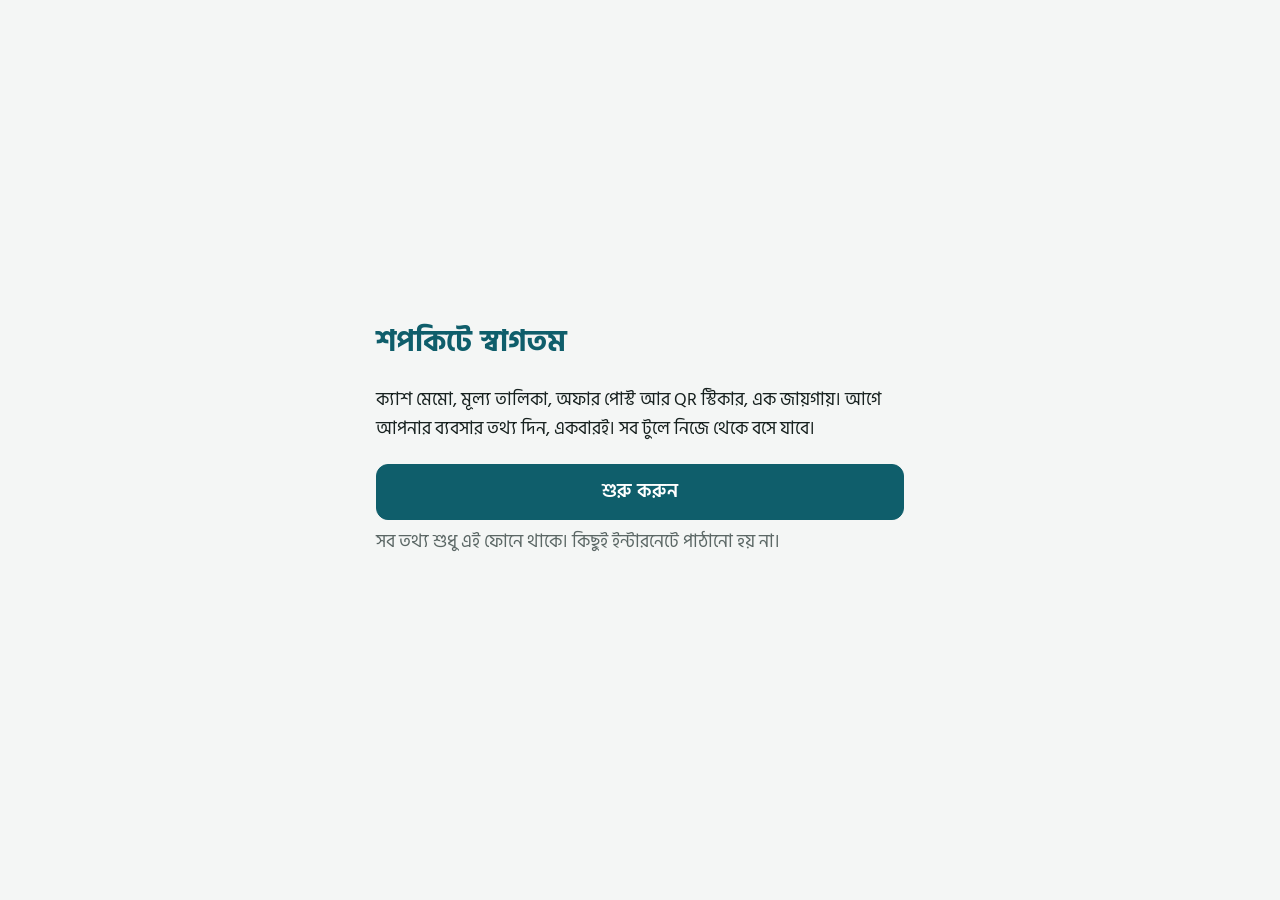
<file: shopkit/index.html>
<!doctype html>
<html lang="bn">
  <head>
    <meta charset="utf-8" />
    <meta name="viewport" content="width=device-width, initial-scale=1, viewport-fit=cover" />
    <meta name="theme-color" content="#0f5e6b" />
    <meta name="description" content="শপকিট: ক্যাশ মেমো, মূল্য তালিকা, অফার পোস্ট আর QR স্টিকার, দোকান, রেস্তোরাঁ আর সেবার জন্য।" />
    <title>শপকিট · ShopKit</title>
    <link rel="icon" href="./favicon.svg" type="image/svg+xml" />
    <link rel="apple-touch-icon" href="./icons/apple-touch-icon.png" />
    <script type="module" crossorigin src="./assets/index-B7k_sdOD.js"></script>
    <link rel="stylesheet" crossorigin href="./assets/index-CO01sScS.css">
  <link rel="manifest" href="./manifest.webmanifest"></head>
  <body>
    <div id="root"></div>
  </body>
</html>
</file>
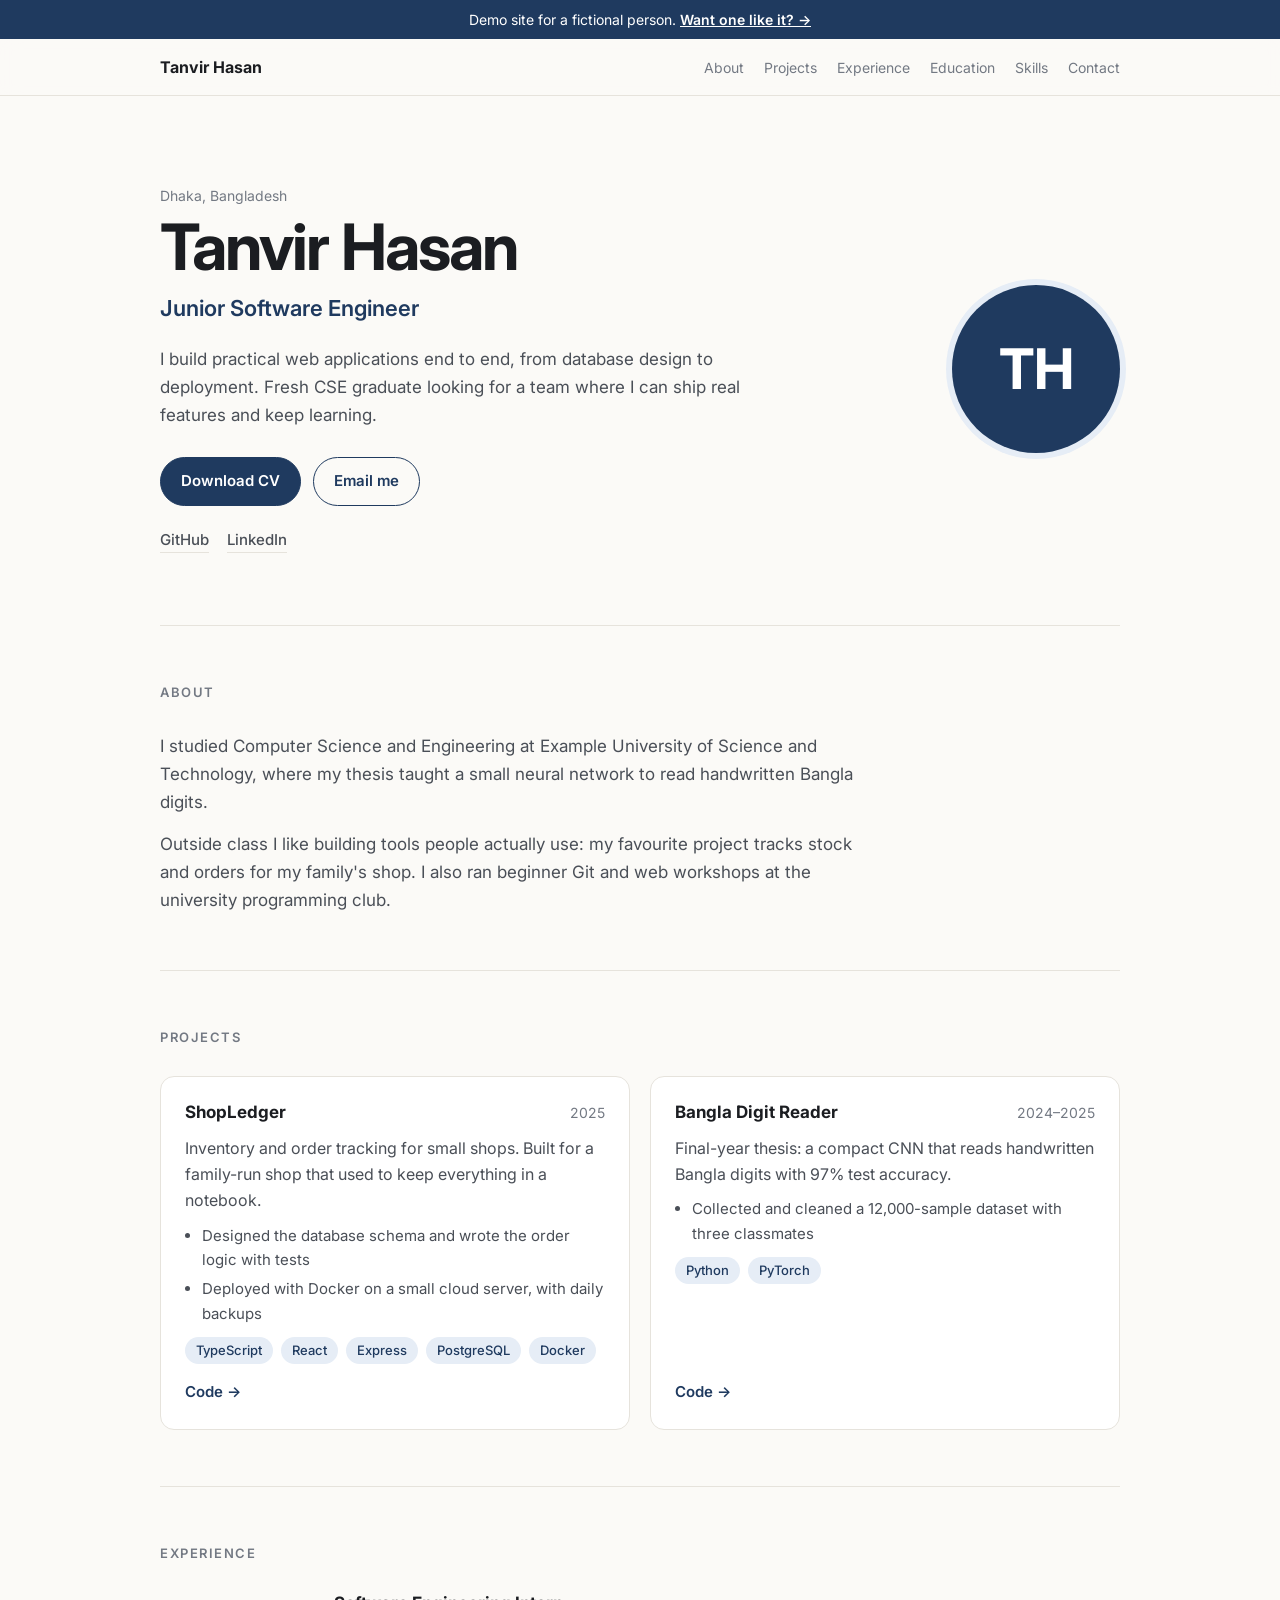
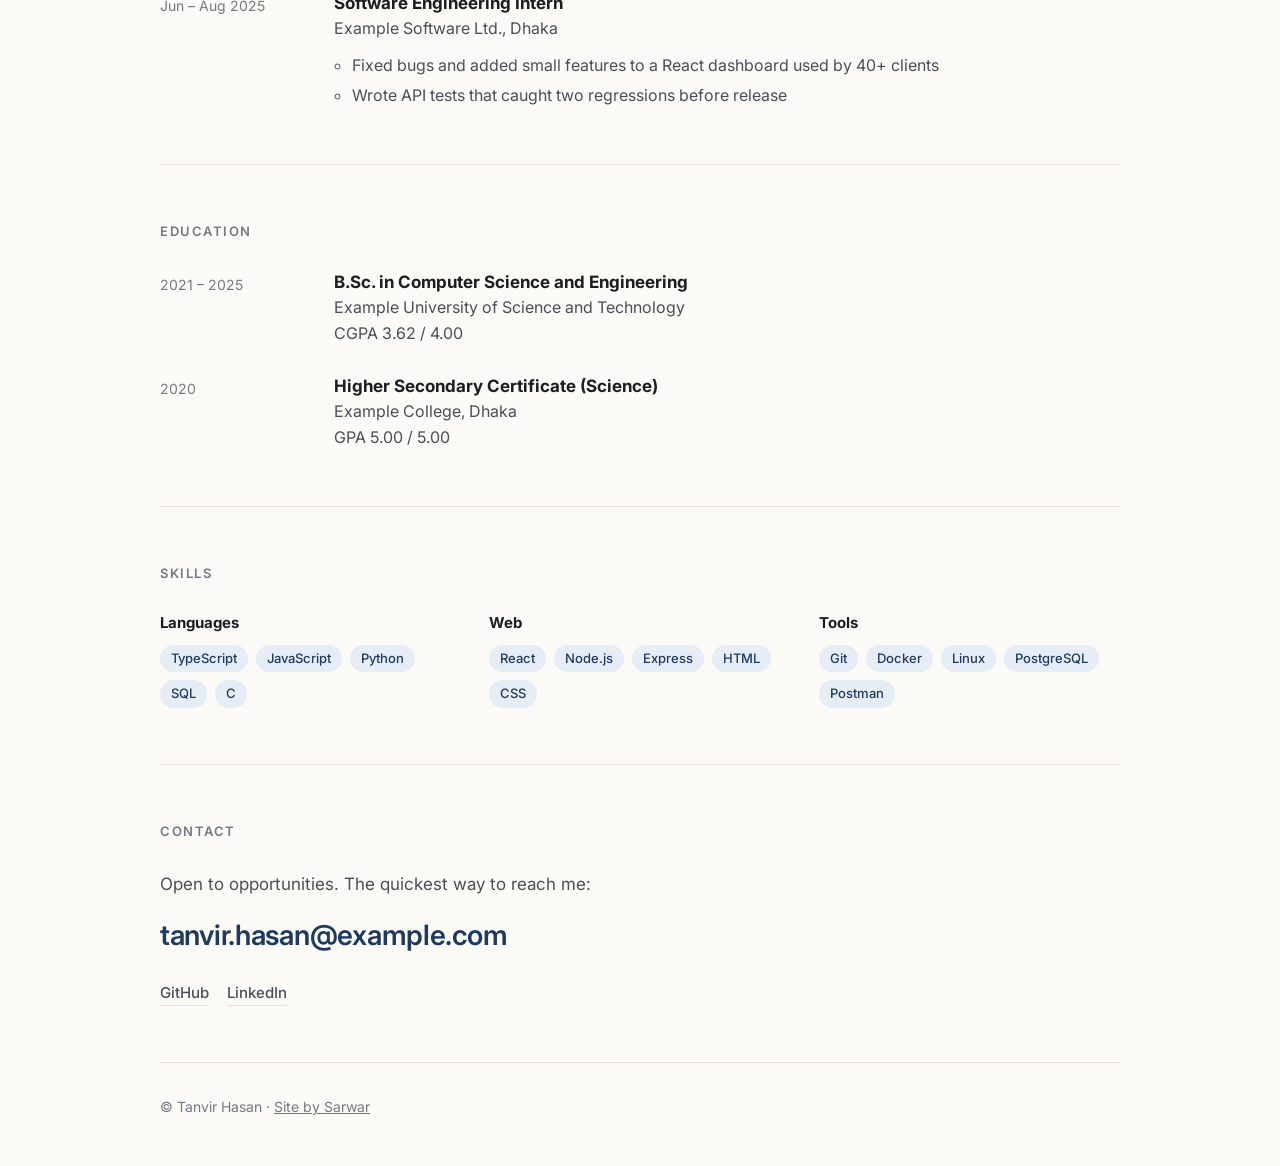
<file: cv/portfolio-demo/index.html>
<!doctype html>
<html lang="en" data-theme="navy">
<head>
  <meta charset="utf-8">
  <meta name="viewport" content="width=device-width, initial-scale=1">
  <title>Tanvir Hasan · Junior Software Engineer</title>
  <meta name="description" content="I build practical web applications end to end, from database design to deployment. Fresh CSE graduate looking for a team where I can ship real features and keep learning.">
  <meta name="robots" content="noindex">
  <meta property="og:type" content="profile">
  <meta property="og:title" content="Tanvir Hasan · Junior Software Engineer">
  <meta property="og:description" content="I build practical web applications end to end, from database design to deployment. Fresh CSE graduate looking for a team where I can ship real features and keep learning.">
  
  <meta property="og:url" content="https://sarwaruddin.com/cv/portfolio-demo/">
  <link rel="icon" href="data:image/svg+xml,%3Csvg xmlns='http://www.w3.org/2000/svg' viewBox='0 0 64 64'%3E%3Crect width='64' height='64' rx='14' fill='%23222'/%3E%3Ctext x='32' y='42' font-family='sans-serif' font-size='28' font-weight='700' fill='white' text-anchor='middle'%3ETH%3C/text%3E%3C/svg%3E">
  <link rel="preconnect" href="https://fonts.googleapis.com">
  <link rel="preconnect" href="https://fonts.gstatic.com" crossorigin>
  <link rel="stylesheet" href="https://fonts.googleapis.com/css2?family=Inter:wght@400;500;600;700&display=swap">
  <link rel="stylesheet" href="style.css">
</head>
<body>
  <a class="skip" href="#main">Skip to content</a>
  <p class="demo-banner">Demo site for a fictional person. <a href="https://sarwaruddin.com/cv/#website">Want one like it? →</a></p>
  <header class="topbar">
    <div class="wrap">
      <a class="brand" href="#top">Tanvir Hasan</a>
      <nav aria-label="Sections"><a href="#about">About</a><a href="#projects">Projects</a><a href="#experience">Experience</a><a href="#education">Education</a><a href="#skills">Skills</a><a href="#contact">Contact</a></nav>
    </div>
  </header>

  <main id="main" class="wrap">
    <section class="hero" id="top">
      <div>
        <p class="eyebrow">Dhaka, Bangladesh</p>
        <h1>Tanvir Hasan</h1>
        <p class="role">Junior Software Engineer</p>
        <p class="intro">I build practical web applications end to end, from database design to deployment. Fresh CSE graduate looking for a team where I can ship real features and keep learning.</p>
        <div class="actions"><a class="btn" href="tanvir-hasan-cv.pdf" download>Download CV</a><a class="btn ghost" href="mailto:tanvir.hasan@example.com">Email me</a></div>
        <p class="links"><a href="https://github.com/example" target="_blank" rel="noopener">GitHub</a><a href="https://www.linkedin.com/in/example" target="_blank" rel="noopener">LinkedIn</a></p>
      </div>
      <div class="avatar initials" aria-hidden="true">TH</div>
    </section>
    
    <section id="about" aria-labelledby="about-title">
      <h2 id="about-title">About</h2>
      <div class="prose"><p>I studied Computer Science and Engineering at Example University of Science and Technology, where my thesis taught a small neural network to read handwritten Bangla digits.</p>
<p>Outside class I like building tools people actually use: my favourite project tracks stock and orders for my family&#x27;s shop. I also ran beginner Git and web workshops at the university programming club.</p></div>
    </section>
    <section id="projects" aria-labelledby="projects-title">
      <h2 id="projects-title">Projects</h2>
      <div class="cards">
        <article class="card">
          <header><h3>ShopLedger</h3><span class="muted">2025</span></header>
          <p>Inventory and order tracking for small shops. Built for a family-run shop that used to keep everything in a notebook.</p>
          <ul><li>Designed the database schema and wrote the order logic with tests</li><li>Deployed with Docker on a small cloud server, with daily backups</li></ul>
          <ul class="tags"><li>TypeScript</li><li>React</li><li>Express</li><li>PostgreSQL</li><li>Docker</li></ul>
          <p class="card-links"><a href="https://github.com/example/shopledger" target="_blank" rel="noopener">Code</a></p>
        </article>
        <article class="card">
          <header><h3>Bangla Digit Reader</h3><span class="muted">2024–2025</span></header>
          <p>Final-year thesis: a compact CNN that reads handwritten Bangla digits with 97% test accuracy.</p>
          <ul><li>Collected and cleaned a 12,000-sample dataset with three classmates</li></ul>
          <ul class="tags"><li>Python</li><li>PyTorch</li></ul>
          <p class="card-links"><a href="https://github.com/example/bangla-digits" target="_blank" rel="noopener">Code</a></p>
        </article></div>
    </section>
    <section id="experience" aria-labelledby="experience-title">
      <h2 id="experience-title">Experience</h2>
      <ol class="timeline">
        <li>
          <p class="when">Jun – Aug 2025</p>
          <div><h3>Software Engineering Intern</h3><p class="muted">Example Software Ltd., Dhaka</p><ul><li>Fixed bugs and added small features to a React dashboard used by 40+ clients</li><li>Wrote API tests that caught two regressions before release</li></ul></div>
        </li></ol>
    </section>
    <section id="education" aria-labelledby="education-title">
      <h2 id="education-title">Education</h2>
      <ol class="timeline">
        <li>
          <p class="when">2021 – 2025</p>
          <div><h3>B.Sc. in Computer Science and Engineering</h3><p>Example University of Science and Technology</p><p class="muted">CGPA 3.62 / 4.00</p></div>
        </li>
        <li>
          <p class="when">2020</p>
          <div><h3>Higher Secondary Certificate (Science)</h3><p>Example College, Dhaka</p><p class="muted">GPA 5.00 / 5.00</p></div>
        </li></ol>
    </section>
    <section id="skills" aria-labelledby="skills-title">
      <h2 id="skills-title">Skills</h2>
      <div class="skills"><div class="skill-group"><h3>Languages</h3><ul class="tags"><li>TypeScript</li><li>JavaScript</li><li>Python</li><li>SQL</li><li>C</li></ul></div><div class="skill-group"><h3>Web</h3><ul class="tags"><li>React</li><li>Node.js</li><li>Express</li><li>HTML</li><li>CSS</li></ul></div><div class="skill-group"><h3>Tools</h3><ul class="tags"><li>Git</li><li>Docker</li><li>Linux</li><li>PostgreSQL</li><li>Postman</li></ul></div></div>
    </section>
    <section id="contact" aria-labelledby="contact-title">
      <h2 id="contact-title">Contact</h2>
      <p class="lead">Open to opportunities. The quickest way to reach me:</p><a class="big-link" href="mailto:tanvir.hasan@example.com">tanvir.hasan@example.com</a><p class="links"><a href="https://github.com/example" target="_blank" rel="noopener">GitHub</a><a href="https://www.linkedin.com/in/example" target="_blank" rel="noopener">LinkedIn</a></p>
    </section>
  </main>

  <footer class="wrap footer">
    <p>© Tanvir Hasan · <a href="https://sarwaruddin.com/cv/">Site by Sarwar</a></p>
  </footer>
</body>
</html>
</file>
<file: styles.css>
/* Sarwar Uddin: portfolio. Night base; each app section borrows its app's palette. */
:root {
  --ink: #0b0b0d;
  --ink2: #131317;
  --line: #26262d;
  --text: #e9e6df;
  --soft: #a3a09a;
  --accent: #e9b45f;
  --serif: "Iowan Old Style", "Palatino Linotype", Palatino, "Book Antiqua", Charter, "Noto Serif", Georgia, serif;
  --sans: Inter, "IBM Plex Sans", "Segoe UI", Roboto, "Noto Sans", "Noto Sans Bengali", system-ui, sans-serif;
  --mono: "IBM Plex Mono", "JetBrains Mono", ui-monospace, Menlo, Consolas, monospace;
  --maxw: 1120px;
}
* { box-sizing: border-box; }
html { scroll-behavior: smooth; scroll-padding-top: 64px; }
body { margin: 0; background: var(--ink); color: var(--text); font: 17px/1.6 var(--sans); -webkit-font-smoothing: antialiased; }
img { max-width: 100%; display: block; }
a { color: inherit; }
b { font-weight: 600; }
.wrap { max-width: var(--maxw); margin: 0 auto; padding: 0 24px; }

/* ---------- nav ---------- */
.nav {
  position: fixed; inset: 0 0 auto 0; z-index: 10; height: 60px;
  display: flex; align-items: center; justify-content: space-between; padding: 0 24px;
  background: rgba(11, 11, 13, .72); backdrop-filter: blur(10px); -webkit-backdrop-filter: blur(10px);
  border-bottom: 1px solid rgba(255, 255, 255, .06);
}
.brand { font: 20px/1 var(--serif); text-decoration: none; letter-spacing: .2px; }
.nav nav { display: flex; gap: 22px; align-items: center; }
.nav nav a { text-decoration: none; color: var(--soft); font-size: 15px; }
.nav nav a:hover { color: var(--text); }
.nav .nav-cta { color: var(--ink); background: var(--accent); padding: 7px 14px; border-radius: 999px; font-weight: 600; }
.nav .nav-cta:hover { color: var(--ink); filter: brightness(1.08); }

/* ---------- buttons, bits ---------- */
.btn {
  display: inline-block; padding: 12px 20px; border-radius: 999px; text-decoration: none; font-weight: 600;
  background: var(--accent); color: #1a1408; border: 1px solid var(--accent); transition: filter .15s, transform .15s;
}
.btn:hover { filter: brightness(1.08); transform: translateY(-1px); }
.btn.ghost { background: transparent; color: var(--text); border-color: rgba(255, 255, 255, .28); }
.btn.small { padding: 9px 16px; font-size: 15px; }
.textlink { color: var(--soft); text-decoration: none; border-bottom: 1px solid currentColor; padding-bottom: 1px; }
.textlink:hover { color: var(--text); }
.textnote { color: var(--soft); font-size: 15px; }
.eyebrow { font: 600 13px/1 var(--sans); letter-spacing: 2.5px; text-transform: uppercase; color: var(--accent); margin: 0 0 14px; }
h1, h2, h3, h4 { font-family: var(--serif); font-weight: 400; margin: 0; }
h2 { font-size: clamp(32px, 4.4vw, 50px); line-height: 1.1; }
.sub { color: var(--soft); max-width: 640px; font-size: 18px; margin: 14px 0 0; }
.chips { display: flex; flex-wrap: wrap; gap: 6px; margin: 18px 0 0; }
.chips span { font: 12.5px/1 var(--mono); padding: 6px 9px; border-radius: 6px; border: 1px solid currentColor; opacity: .75; }

/* ---------- hero ---------- */
.hero { position: relative; min-height: 100svh; display: flex; align-items: center; overflow: hidden; padding: 100px 0 60px; }
.hero-glow { position: absolute; inset: 0; pointer-events: none; background:
  radial-gradient(520px 420px at 70% 30%, rgba(224,32,63,.16), transparent 70%),
  radial-gradient(520px 420px at 88% 70%, rgba(201,161,90,.14), transparent 70%),
  radial-gradient(600px 460px at 58% 85%, rgba(110,143,78,.14), transparent 70%); }
.hero-grid { position: relative; display: grid; grid-template-columns: 1.05fr 1fr; gap: 40px; align-items: center; width: 100%; }
.status { display: inline-flex; align-items: center; gap: 8px; margin: 0 0 22px; padding: 6px 12px; border: 1px solid var(--line);
  border-radius: 999px; font-size: 13.5px; color: var(--soft); background: rgba(255,255,255,.02); }
.status .dot { width: 8px; height: 8px; border-radius: 50%; background: #8db36b; box-shadow: 0 0 0 4px rgba(141,179,107,.18); }
.kicker { color: var(--soft); font-size: 15px; letter-spacing: .3px; margin: 0 0 10px; }
.hero h1 { font-size: clamp(54px, 8vw, 100px); line-height: .95; letter-spacing: -1px; }
.lede { font-size: clamp(18px, 2vw, 21px); max-width: 560px; margin: 22px 0 0; color: #d9d5cc; }
.lede b { color: var(--text); }
.stats { list-style: none; display: flex; flex-wrap: wrap; gap: 10px 28px; padding: 0; margin: 26px 0 0; color: var(--soft); }
.stats b { font: 28px/1 var(--serif); color: var(--accent); margin-right: 6px; }
.cta { display: flex; gap: 12px; margin-top: 30px; flex-wrap: wrap; }
.hero-phones { position: relative; height: min(660px, 76svh); }
.hw { position: absolute; right: 0; top: 6%; width: 92%; border-radius: 12px; overflow: hidden; background: #111;
  box-shadow: 0 30px 70px rgba(0,0,0,.55), 0 0 0 1px rgba(255,255,255,.1); transition: transform .35s ease; }
.hw-bar { display: flex; gap: 6px; padding: 9px 12px; background: #1b1b20; border-bottom: 1px solid #26262d; }
.hw-bar i { width: 9px; height: 9px; border-radius: 50%; background: #3a3a42; }
.hw img { width: 100%; aspect-ratio: 1350 / 888; object-fit: cover; object-position: top left; }
.hw:hover { transform: translateY(-3px); }
.hw-back { left: 0; right: auto; top: 0; width: 62%; z-index: 0; }
.hw-back img { object-position: 30% 50%; }
.hw-mid { left: auto; right: 0; top: 5%; width: 58%; z-index: 0; }
.hw-front { left: 15%; right: auto; top: 25%; width: 68%; z-index: 1; }
.hp { position: absolute; width: 28%; aspect-ratio: 9 / 20; border-radius: 22px; overflow: hidden;
  box-shadow: 0 30px 70px rgba(0,0,0,.65), 0 0 0 1px rgba(255,255,255,.12); transition: transform .35s ease; }
.hp img { width: 100%; height: 100%; object-fit: cover; object-position: top; }
.hp-1 { left: 2%; bottom: 0; transform: rotate(-5deg); z-index: 2; }
.hp-2 { left: 36%; bottom: -4%; z-index: 3; }
.hp-3 { right: 2%; bottom: -1%; transform: rotate(5deg); z-index: 2; }
.hp:hover { z-index: 4; }
.hp-1:hover { transform: rotate(-3deg) translateY(-6px); }
.hp-2:hover { transform: translateY(-6px); }
.hp-3:hover { transform: rotate(3deg) translateY(-6px); }

/* ---------- bands ---------- */
.band { padding: 110px 0; }
.band-intro { padding-bottom: 50px; }

/* ---------- app rows ---------- */
.app { padding: 90px 0; position: relative; }
.app-grid { display: grid; grid-template-columns: 1fr 1.1fr; gap: 56px; align-items: center; }
.app-grid.flip .app-text { order: 2; }
.app-icon { width: 64px; height: 64px; border-radius: 16px; margin-bottom: 18px; }
.app h3 { font-size: clamp(36px, 4vw, 48px); line-height: 1.05; }
.tagline { font: italic 20px/1.4 var(--serif); margin: 10px 0 0; opacity: .85; }
.points { list-style: none; padding: 0; margin: 26px 0 0; display: grid; gap: 14px; }
.points li { padding-left: 18px; position: relative; }
.points li::before { content: ""; position: absolute; left: 0; top: .72em; width: 7px; height: 7px; border-radius: 50%; background: currentColor; opacity: .55; }
.links { display: flex; align-items: center; gap: 20px; margin: 26px 0 0; }

.phones { display: grid; grid-template-columns: repeat(3, 1fr); gap: 14px; align-items: center; }
.phones img {
  width: 100%; border-radius: 22px; aspect-ratio: 9 / 20; object-fit: cover; object-position: top;
  box-shadow: 0 18px 50px rgba(0,0,0,.45), 0 0 0 1px rgba(255,255,255,.08);
}
.phones img:nth-child(2) { transform: translateY(-26px); }

/* Weatherglass: black glass, crimson */
.app-weatherglass { background: radial-gradient(1200px 500px at 80% 40%, #1d1013 0%, #0b0b0d 60%); }
.app-weatherglass .btn { background: #e0203f; border-color: #e0203f; color: #fff; }
.app-weatherglass .points li::before { background: #e0203f; opacity: 1; }
.app-weatherglass .tagline { color: #f1a3b0; }

/* Aviary: paper, moss */
.app-aviary { background: #f3ecdb; color: #2a2a22; }
.app-aviary h3 { color: #2a2a22; }
.app-aviary .tagline { color: #3f5a36; opacity: 1; }
.app-aviary .points li::before { background: #b7832f; opacity: 1; }
.app-aviary .btn { background: #3f5a36; border-color: #3f5a36; color: #f3ecdb; }
.app-aviary .textlink { color: #6b6655; }
.app-aviary .phones img { box-shadow: 0 16px 40px rgba(60, 50, 20, .25), 0 0 0 1px rgba(0,0,0,.08); }

/* Telegraph: mahogany, brass */
.app-telegraph { background: linear-gradient(180deg, #1e110d, #170d0a); color: #ede3cc; }
.app-telegraph .tagline { color: #c9a15a; opacity: 1; }
.app-telegraph .points li::before { background: #ffc45c; opacity: 1; }
.app-telegraph .btn { background: #c9a15a; border-color: #c9a15a; color: #1e110d; }
.app-telegraph .textlink { color: #a89880; }
.glyph { display: grid; place-items: center; background: #2c1913; border: 1px solid #4a3328; color: #c9a15a; font: 700 22px/1 var(--mono); letter-spacing: 2px; }

/* ---------- desktop ---------- */
.desktop { background: linear-gradient(180deg, #0b0b0d 0%, #0e1016 100%); }
.feature { margin: 48px 0 0; position: relative; border-radius: 18px; overflow: hidden; box-shadow: 0 0 0 1px var(--line); }
.feature img { width: 100%; aspect-ratio: 16 / 8; object-fit: cover; }
.feature figcaption {
  position: absolute; left: 0; bottom: 0; max-width: 560px; padding: 28px 30px;
  background: rgba(10,11,15,.96); border-top-right-radius: 16px;
}
.feature h3 { font-size: 34px; }
.feature p { color: #cfcbc3; margin: 8px 0 14px; }
.cards { display: grid; grid-template-columns: repeat(4, 1fr); gap: 18px; margin-top: 18px; }
.card { text-decoration: none; background: var(--ink2); border: 1px solid var(--line); border-radius: 16px; padding: 14px 14px 18px; transition: border-color .15s, transform .15s; }
.card:hover { border-color: #3a3a44; transform: translateY(-2px); }
.card img { width: 100%; aspect-ratio: 4 / 3; object-fit: contain; background: #0a0a0c; border-radius: 10px; }
.card h4 { font-size: 22px; margin: 14px 0 6px; }
.card p { margin: 0; color: var(--soft); font-size: 14.5px; line-height: 1.55; }

/* ---------- tools ---------- */
.tools { background: var(--ink); }
.tool { display: grid; grid-template-columns: 1.25fr 1fr; gap: 44px; align-items: center; margin-top: 64px; }
.tool.flip > img, .tool.flip > .phones { order: 2; }
.tool > img { border-radius: 14px; box-shadow: 0 0 0 1px var(--line), 0 20px 50px rgba(0,0,0,.4); }
.tool h3 { font-size: 34px; }
.tool h3 .bn { font-size: .7em; color: var(--soft); margin-left: 6px; }
.tool .phones img { border-radius: 18px; box-shadow: 0 0 0 1px var(--line), 0 20px 50px rgba(0,0,0,.4); }
.tool + .cards { margin-top: 64px; }
.tool p { color: #cfcbc3; }
.bench { margin-top: 72px; padding: 26px 28px; border: 1px dashed #3a3a44; border-radius: 16px; }
.bench h4 { font-size: 28px; }
.bench > p { color: var(--soft); max-width: 780px; margin: 10px 0 0; }
.bench .status { margin: 0 0 16px; }
.bench .status .dot { background: var(--accent); box-shadow: 0 0 0 4px rgba(233,180,95,.18); }
.bench ul { margin: 12px 0 0; padding-left: 18px; color: var(--soft); }
.bench li { margin: 6px 0; }
.bench b { color: var(--text); }

/* ---------- publishing: newsprint, red ink ---------- */
.newsroom { background: #f4f1ea; color: #141412; }
.newsroom .eyebrow { color: #b8321f; }
.nr-title { font-size: clamp(40px, 5vw, 60px); letter-spacing: -1px; margin-top: 56px; padding-top: 28px; border-top: 2px solid #141412; }
.newsroom .tagline { color: #b8321f; opacity: 1; }
.newsroom .sub { color: #4a4740; }
.nr-cms { margin: 48px 0 0; }
.nr-cms img { border-radius: 10px; box-shadow: 0 0 0 1px rgba(0,0,0,.12), 0 18px 44px rgba(40,30,20,.18); }
.nr-cms figcaption { font: 13px/1.5 var(--mono); color: #6b675e; margin-top: 12px; }
.nr-shots { display: grid; grid-template-columns: 1fr 1fr; gap: 22px; margin-top: 22px; }
.nr-shots img { border-radius: 10px; box-shadow: 0 0 0 1px rgba(0,0,0,.12), 0 18px 44px rgba(40,30,20,.18); }
.nr-grid { display: grid; grid-template-columns: repeat(4, 1fr); gap: 28px; margin-top: 48px; border-top: 2px solid #141412; padding-top: 26px; }
.nr-grid h4 { font-size: 20px; }
.nr-grid p { color: #4a4740; font-size: 15px; margin: 8px 0 0; }
.newsroom .chips { margin-top: 32px; }
.nr-note { margin: 26px 0 0; color: #4a4740; }
.nr-note .status { margin: 0 12px 10px 0; border-color: rgba(0,0,0,.15); color: #4a4740; background: transparent; }
.nr-note .status .dot { background: #b8321f; box-shadow: 0 0 0 4px rgba(184,50,31,.15); }
.nr-note .status + .textlink { margin-right: 14px; }
.newsroom .textlink { color: #b8321f; }

/* ---------- how ---------- */
.how { padding: 80px 0; border-top: 1px solid var(--line); border-bottom: 1px solid var(--line); }
.how-grid { display: grid; grid-template-columns: repeat(4, 1fr); gap: 32px; }
.how h4 { font-size: 21px; color: var(--accent); }
.how p { color: var(--soft); font-size: 15.5px; margin: 8px 0 0; }

/* ---------- work ---------- */
.work { background: radial-gradient(900px 400px at 20% 0%, #1b1710 0%, var(--ink) 70%); }
.services { display: grid; grid-template-columns: repeat(auto-fit, minmax(180px, 1fr)); gap: 18px; margin-top: 40px; }
.services div { background: var(--ink2); border: 1px solid var(--line); border-radius: 16px; padding: 22px; }
.services h4 { font-size: 21px; }
.services p { color: var(--soft); font-size: 15px; margin: 8px 0 0; }
.work .sub { color: var(--soft); max-width: 720px; }
.process { display: grid; grid-template-columns: repeat(4, 1fr); gap: 18px; margin-top: 28px; }
.process div { padding: 18px 4px 0; border-top: 1px solid var(--line); }
.process span { font-family: ui-monospace, monospace; font-size: 13px; color: var(--accent); letter-spacing: .08em; }
.process h4 { font-size: 19px; margin-top: 6px; }
.process p { color: var(--soft); font-size: 15px; margin: 6px 0 0; }
.contact { display: flex; flex-wrap: wrap; gap: 12px; margin-top: 40px; }
.note { color: var(--soft); margin-top: 16px; }

footer { padding: 40px 24px 50px; text-align: center; color: #6f6c66; font-size: 14px; }
footer a { color: #8f8b84; }

/* ---------- responsive ---------- */
@media (max-width: 960px) {
  .hero-grid { grid-template-columns: 1fr; }
  .hero-phones { height: 620px; max-width: 560px; }
  .app-grid, .tool { grid-template-columns: 1fr; gap: 36px; }
  .app-grid.flip .app-text, .tool.flip > img, .tool.flip > .phones { order: 0; }
  .cards, .services, .how-grid, .process { grid-template-columns: 1fr 1fr; }
  .nr-grid { grid-template-columns: 1fr 1fr; }
  .feature figcaption { position: static; max-width: none; background: #0d0e13; border-radius: 0; }
}
@media (max-width: 600px) {
  body { font-size: 16px; }
  .nav nav a:not(.nav-cta) { display: none; }
  .band { padding: 80px 0; }
  .app { padding: 70px 0; }
  .cards, .services, .how-grid, .process { grid-template-columns: 1fr; }
  .nr-shots, .nr-grid { grid-template-columns: 1fr; }
  .phones { gap: 8px; }
  .phones img { border-radius: 14px; }
  .hero-phones { height: 420px; }
}
@media (prefers-reduced-motion: reduce) { html { scroll-behavior: auto; } .btn, .card { transition: none; } }
.nr-bench { border-color: rgba(0,0,0,.25); }
.nr-bench > p { color: #4a4740; }
.nr-bench .status { border-color: rgba(0,0,0,.15); color: #4a4740; background: transparent; }
.nr-bench .status .dot { background: #b8321f; box-shadow: 0 0 0 4px rgba(184,50,31,.15); }
.hm-tool { margin-top: 72px; padding-top: 28px; border-top: 2px solid #141412; }
.hm-tool h3 { font-size: clamp(34px, 4vw, 46px); }
.hm-tool p { color: #2c2a25; }
.hm-tool .phones img { border-radius: 18px; box-shadow: 0 0 0 1px rgba(0,0,0,.1), 0 18px 40px rgba(60,50,20,.22); }
.hm-tool .links .status { margin: 0; border-color: rgba(0,0,0,.15); color: #4a4740; background: transparent; }
.hm-tool .links .status .dot { background: #1f7a6b; box-shadow: 0 0 0 4px rgba(31,122,107,.15); }
</file>
<file: cv/cv.css>
/* The CV service page. Builds on ../styles.css. */

/* One language at a time: text carries lang="en" or lang="bn". */
html[data-lang="en"] span[lang="bn"],
html[data-lang="bn"] span[lang="en"] { display: none; }

/* Bangla reads better a little larger, in a proportional font. */
html[data-lang="bn"] .cv-page :is(p:not(.cmd, .skim-stat), h1, h3, li, summary, figcaption, .button),
html[data-lang="bn"] .statusbar nav a {
  font-family: "Noto Sans Bengali", "Hind Siliguri", "SolaimanLipi", "Kalpurush", var(--mono);
}
html[data-lang="bn"] .cv-page p:not(.cmd, .fine, .contact-big, .skim-stat, .website-price) { font-size: 16px; }
html[data-lang="bn"] h1 { letter-spacing: 0; line-height: 1.2; }

.lang-switch { display: flex; margin-left: auto; border: 1px solid var(--line); }
.lang-switch button { padding: 1px 10px; border: 0; background: none; color: var(--muted); font: inherit; cursor: pointer; }
.lang-switch button[aria-pressed="true"] { background: var(--line); color: var(--text); }
.lang-switch button:focus-visible { outline: 2px solid var(--amber); outline-offset: 2px; }

.cv-hero { padding-bottom: 80px; }
.cv-page h1 { max-width: 16ch; }
.fine { margin-top: 20px; color: var(--muted); font-size: 13px; }

.button.whatsapp { border-color: var(--green); background: var(--green); }
.button.whatsapp:hover { background: transparent; color: var(--green); }

/* Section titles in plain words, with the terminal command as decoration above. */
.cmd.deco { color: var(--muted); font-size: 13px; }
.section-title { margin: 6px 0 24px; color: var(--text); font-size: clamp(24px, 4vw, 34px); font-weight: 700; letter-spacing: -.02em; }
html[data-lang="bn"] .section-title { font-family: "Noto Sans Bengali", "Hind Siliguri", "SolaimanLipi", "Kalpurush", var(--mono); letter-spacing: 0; }
.section-title + .output-note { margin-top: -12px; }

/* WhatsApp bar: phones only. */
.wa-bar { display: none; }

/* 6 seconds */
.skim { display: grid; grid-template-columns: auto minmax(0, 1fr); gap: 48px; align-items: start; }
.skim-stat { color: var(--amber); font-size: clamp(96px, 16vw, 168px); font-weight: 700; line-height: .8; letter-spacing: -.06em; }
.skim-stat span { margin-left: .05em; color: var(--muted); font-size: .35em; letter-spacing: 0; }
.skim-copy { max-width: 58ch; color: var(--soft); }
.skim-lead { margin-top: 22px; color: var(--text); }
.skim-list { margin: 8px 0 0; padding: 0; max-width: 58ch; list-style: none; }
.skim-list li { padding: 7px 0; border-bottom: 1px dashed var(--line); color: var(--soft); }
.skim-list li::before { content: "→ "; color: var(--amber); }

/* before / after */
.compare { display: grid; grid-template-columns: repeat(2, minmax(0, 1fr)); gap: 20px; max-width: 780px; }
.compare figure { display: flex; flex-direction: column; gap: 10px; }
.compare img { display: block; width: 100%; height: auto; border: 1px solid var(--line); background: #fff; }
.compare a:hover img { border-color: var(--amber); }
.compare figcaption { color: var(--muted); font-size: 13px; }
.tag { margin-right: 6px; padding: 1px 7px; color: var(--bg); font-weight: 700; }
.before .tag { background: var(--red); }
.after .tag { background: var(--green); }
.diff { margin: 36px 0 0; padding: 0; max-width: 780px; list-style: none; }
.diff li { padding: 10px 0; border-bottom: 1px dashed var(--line); }
.diff p { padding-left: 2ch; text-indent: -2ch; }
.diff .del { color: var(--red); }
.diff .add { color: var(--green); }
.diff .del::before { content: "- "; }
.diff .add::before { content: "+ "; }
.ba-cta { margin-top: 32px; }

/* personal website add-on */
.website { display: grid; grid-template-columns: minmax(0, 1fr) minmax(0, 1.1fr); gap: 40px; align-items: start; }
.website-copy { max-width: 52ch; color: var(--soft); }
.website-copy code { color: var(--text); }
.website-price { margin: 22px 0 4px; color: var(--amber); font-size: 22px; font-weight: 700; }
.website-preview img { display: block; width: 100%; height: auto; border: 1px solid var(--line); box-shadow: 0 10px 40px rgb(0 0 0 / .45); }
.website-preview:hover img { border-color: var(--amber); }
.faq details a { color: var(--amber); }

/* why here */
.why { display: grid; grid-template-columns: repeat(3, minmax(0, 1fr)); gap: 16px; margin: 0; padding: 0; list-style: none; }
.why li { display: flex; flex-direction: column; gap: 8px; padding: 20px; border: 1px solid var(--line); background: var(--panel); }
.why h3 { color: var(--text); font-size: 15px; }
.why h3::before { content: "› "; color: var(--amber); }
.why p { color: var(--soft); font-size: 14px; }
.why .why-pay { border-color: var(--green); }
.why .why-pay h3::before { color: var(--green); }

.pay-terms { margin-top: 24px; padding: 14px 18px; border-left: 2px solid var(--green); background: var(--panel); color: var(--soft); }
.pay-terms strong { color: var(--text); }

/* packages */
.packages { display: grid; grid-template-columns: repeat(3, minmax(0, 1fr)); gap: 16px; padding: 0; list-style: none; }
.package { display: flex; flex-direction: column; gap: 10px; padding: 20px; border: 1px solid var(--line); background: var(--panel); }
.package h3 { color: var(--text); font-size: 15px; }
.package .price { color: var(--amber); font-size: 26px; font-weight: 700; }
.package p:last-child { color: var(--soft); font-size: 14px; }
.package.featured { border-color: var(--amber); }

/* samples */
.samples { display: grid; grid-template-columns: repeat(3, minmax(0, 1fr)); gap: 24px 20px; }
.samples figure { display: flex; flex-direction: column; gap: 10px; }
.samples img { display: block; width: 100%; height: auto; border: 1px solid var(--line); background: #fff; }
.samples a:hover img { border-color: var(--amber); }
.samples figcaption { display: flex; flex-direction: column; gap: 2px; color: var(--muted); font-size: 13px; }
.samples .sample-name { color: var(--text); font-size: 14px; }
.samples figcaption a { color: var(--amber); }

/* reviews (shown once there are real ones) */
.reviews { display: grid; gap: 16px; }
.review { padding: 18px 20px; border-left: 2px solid var(--green); background: var(--panel); }
.review blockquote { margin: 0; color: var(--text); }
.review figcaption { margin-top: 8px; color: var(--muted); font-size: 13px; }

.privacy { max-width: 62ch; color: var(--soft); }

/* faq */
.faq { max-width: 780px; border-top: 1px dashed var(--line); }
.faq details { border-bottom: 1px dashed var(--line); }
.faq summary { display: flex; gap: 1ch; padding: 14px 0; color: var(--text); cursor: pointer; list-style: none; }
.faq summary::-webkit-details-marker { display: none; }
.faq summary::before { content: "+"; flex: none; color: var(--amber); }
.faq details[open] summary::before { content: "−"; }
.faq summary:hover { color: var(--amber); }
.faq summary:focus-visible { outline: 2px solid var(--amber); outline-offset: 2px; }
.faq details p { max-width: 62ch; padding: 0 0 16px 2ch; color: var(--soft); }

.cv-cta { display: flex; flex-direction: column; align-items: flex-start; gap: 24px; }
.cv-cta .fine { margin-top: 0; }

@media (max-width: 900px) {
  .samples, .why { grid-template-columns: repeat(2, minmax(0, 1fr)); }
}

@media (max-width: 760px) {
  .packages, .why { grid-template-columns: 1fr; }
  .skim, .website { grid-template-columns: 1fr; gap: 20px; }
  .compare { gap: 12px; }
  .statusbar nav { display: none; }
  .wa-bar {
    position: fixed; right: 12px; bottom: 12px; left: 12px; z-index: 15;
    display: block; padding: 12px 16px;
    background: var(--green); color: var(--bg);
    font-weight: 700; text-align: center; text-decoration: none;
    box-shadow: 0 6px 24px rgb(0 0 0 / .5);
  }
  html[data-lang="bn"] .wa-bar { font-family: "Noto Sans Bengali", "Hind Siliguri", "SolaimanLipi", "Kalpurush", var(--mono); }
  /* Room for the bar at the end of the page. */
  .footer { padding-bottom: 80px; }
}
</file>
<file: shopkit/assets/index-CO01sScS.css>
@font-face{font-family:Hind Siliguri;font-style:normal;font-display:swap;font-weight:400;src:url(./hind-siliguri-bengali-400-normal-rHQ7AW0H.woff2)format("woff2"),url(./hind-siliguri-bengali-400-normal-qtENw2Fc.woff)format("woff");unicode-range:U+951-952,U+964-965,U+980-9FE,U+1CD0,U+1CD2,U+1CD5-1CD6,U+1CD8,U+1CE1,U+1CEA,U+1CED,U+1CF2,U+1CF5-1CF7,U+200C-200D,U+20B9,U+25CC,U+A8F1}@font-face{font-family:Hind Siliguri;font-style:normal;font-display:swap;font-weight:400;src:url(./hind-siliguri-latin-ext-400-normal-EIcpWxdl.woff2)format("woff2"),url(./hind-siliguri-latin-ext-400-normal-BPdlAeTO.woff)format("woff");unicode-range:U+100-2BA,U+2BD-2C5,U+2C7-2CC,U+2CE-2D7,U+2DD-2FF,U+304,U+308,U+329,U+1D00-1DBF,U+1E00-1E9F,U+1EF2-1EFF,U+2020,U+20A0-20AB,U+20AD-20C0,U+2113,U+2C60-2C7F,U+A720-A7FF}@font-face{font-family:Hind Siliguri;font-style:normal;font-display:swap;font-weight:400;src:url(./hind-siliguri-latin-400-normal-esES0U7a.woff2)format("woff2"),url(./hind-siliguri-latin-400-normal-B2m00w2e.woff)format("woff");unicode-range:U+??,U+131,U+152-153,U+2BB-2BC,U+2C6,U+2DA,U+2DC,U+304,U+308,U+329,U+2000-206F,U+20AC,U+2122,U+2191,U+2193,U+2212,U+2215,U+FEFF,U+FFFD}@font-face{font-family:Hind Siliguri;font-style:normal;font-display:swap;font-weight:600;src:url(./hind-siliguri-bengali-600-normal-DLZF4s8q.woff2)format("woff2"),url(./hind-siliguri-bengali-600-normal-D_VSXRuy.woff)format("woff");unicode-range:U+951-952,U+964-965,U+980-9FE,U+1CD0,U+1CD2,U+1CD5-1CD6,U+1CD8,U+1CE1,U+1CEA,U+1CED,U+1CF2,U+1CF5-1CF7,U+200C-200D,U+20B9,U+25CC,U+A8F1}@font-face{font-family:Hind Siliguri;font-style:normal;font-display:swap;font-weight:600;src:url(./hind-siliguri-latin-ext-600-normal-BE5fbvrE.woff2)format("woff2"),url(./hind-siliguri-latin-ext-600-normal-Cohm2Dtr.woff)format("woff");unicode-range:U+100-2BA,U+2BD-2C5,U+2C7-2CC,U+2CE-2D7,U+2DD-2FF,U+304,U+308,U+329,U+1D00-1DBF,U+1E00-1E9F,U+1EF2-1EFF,U+2020,U+20A0-20AB,U+20AD-20C0,U+2113,U+2C60-2C7F,U+A720-A7FF}@font-face{font-family:Hind Siliguri;font-style:normal;font-display:swap;font-weight:600;src:url(./hind-siliguri-latin-600-normal-DHrLfb92.woff2)format("woff2"),url(./hind-siliguri-latin-600-normal-Cgt-s7Wl.woff)format("woff");unicode-range:U+??,U+131,U+152-153,U+2BB-2BC,U+2C6,U+2DA,U+2DC,U+304,U+308,U+329,U+2000-206F,U+20AC,U+2122,U+2191,U+2193,U+2212,U+2215,U+FEFF,U+FFFD}@font-face{font-family:Hind Siliguri;font-style:normal;font-display:swap;font-weight:700;src:url(./hind-siliguri-bengali-700-normal-FVd7rFqZ.woff2)format("woff2"),url(./hind-siliguri-bengali-700-normal-CeVCCB8W.woff)format("woff");unicode-range:U+951-952,U+964-965,U+980-9FE,U+1CD0,U+1CD2,U+1CD5-1CD6,U+1CD8,U+1CE1,U+1CEA,U+1CED,U+1CF2,U+1CF5-1CF7,U+200C-200D,U+20B9,U+25CC,U+A8F1}@font-face{font-family:Hind Siliguri;font-style:normal;font-display:swap;font-weight:700;src:url(./hind-siliguri-latin-ext-700-normal-DrXhL2wd.woff2)format("woff2"),url(./hind-siliguri-latin-ext-700-normal-AcGW2CvL.woff)format("woff");unicode-range:U+100-2BA,U+2BD-2C5,U+2C7-2CC,U+2CE-2D7,U+2DD-2FF,U+304,U+308,U+329,U+1D00-1DBF,U+1E00-1E9F,U+1EF2-1EFF,U+2020,U+20A0-20AB,U+20AD-20C0,U+2113,U+2C60-2C7F,U+A720-A7FF}@font-face{font-family:Hind Siliguri;font-style:normal;font-display:swap;font-weight:700;src:url(./hind-siliguri-latin-700-normal-DO_14aHP.woff2)format("woff2"),url(./hind-siliguri-latin-700-normal-z30-k5TQ.woff)format("woff");unicode-range:U+??,U+131,U+152-153,U+2BB-2BC,U+2C6,U+2DA,U+2DC,U+304,U+308,U+329,U+2000-206F,U+20AC,U+2122,U+2191,U+2193,U+2212,U+2215,U+FEFF,U+FFFD}@font-face{font-family:Galada;font-style:normal;font-display:swap;font-weight:400;src:url(./galada-bengali-400-normal-Dp_Mevml.woff2)format("woff2"),url(./galada-bengali-400-normal-B1UoIG1B.woff)format("woff");unicode-range:U+951-952,U+964-965,U+980-9FE,U+1CD0,U+1CD2,U+1CD5-1CD6,U+1CD8,U+1CE1,U+1CEA,U+1CED,U+1CF2,U+1CF5-1CF7,U+200C-200D,U+20B9,U+25CC,U+A8F1}@font-face{font-family:Galada;font-style:normal;font-display:swap;font-weight:400;src:url(./galada-latin-400-normal-Bln6C89l.woff2)format("woff2"),url(./galada-latin-400-normal-D08Hr7s2.woff)format("woff");unicode-range:U+??,U+131,U+152-153,U+2BB-2BC,U+2C6,U+2DA,U+2DC,U+304,U+308,U+329,U+2000-206F,U+20AC,U+2122,U+2191,U+2193,U+2212,U+2215,U+FEFF,U+FFFD}@font-face{font-family:Poppins;font-style:normal;font-display:swap;font-weight:500;src:url(./poppins-devanagari-500-normal-BIdkeU1p.woff2)format("woff2"),url(./poppins-devanagari-500-normal-DMPDjHtT.woff)format("woff");unicode-range:U+900-97F,U+1CD0-1CF9,U+200C-200D,U+20A8,U+20B9,U+20F0,U+25CC,U+A830-A839,U+A8E0-A8FF,U+11B00-11B09}@font-face{font-family:Poppins;font-style:normal;font-display:swap;font-weight:500;src:url(./poppins-latin-ext-500-normal-CK-6C4Hw.woff2)format("woff2"),url(./poppins-latin-ext-500-normal-CgAe2rWW.woff)format("woff");unicode-range:U+100-2BA,U+2BD-2C5,U+2C7-2CC,U+2CE-2D7,U+2DD-2FF,U+304,U+308,U+329,U+1D00-1DBF,U+1E00-1E9F,U+1EF2-1EFF,U+2020,U+20A0-20AB,U+20AD-20C0,U+2113,U+2C60-2C7F,U+A720-A7FF}@font-face{font-family:Poppins;font-style:normal;font-display:swap;font-weight:500;src:url(./poppins-latin-500-normal-C8OXljZJ.woff2)format("woff2"),url(./poppins-latin-500-normal-DGXqpDMm.woff)format("woff");unicode-range:U+??,U+131,U+152-153,U+2BB-2BC,U+2C6,U+2DA,U+2DC,U+304,U+308,U+329,U+2000-206F,U+20AC,U+2122,U+2191,U+2193,U+2212,U+2215,U+FEFF,U+FFFD}@font-face{font-family:Poppins;font-style:normal;font-display:swap;font-weight:600;src:url(./poppins-devanagari-600-normal-STEjXBNN.woff2)format("woff2"),url(./poppins-devanagari-600-normal-ClASKHrr.woff)format("woff");unicode-range:U+900-97F,U+1CD0-1CF9,U+200C-200D,U+20A8,U+20B9,U+20F0,U+25CC,U+A830-A839,U+A8E0-A8FF,U+11B00-11B09}@font-face{font-family:Poppins;font-style:normal;font-display:swap;font-weight:600;src:url(./poppins-latin-ext-600-normal-CAhIAdZj.woff2)format("woff2"),url(./poppins-latin-ext-600-normal-Df5ffKXP.woff)format("woff");unicode-range:U+100-2BA,U+2BD-2C5,U+2C7-2CC,U+2CE-2D7,U+2DD-2FF,U+304,U+308,U+329,U+1D00-1DBF,U+1E00-1E9F,U+1EF2-1EFF,U+2020,U+20A0-20AB,U+20AD-20C0,U+2113,U+2C60-2C7F,U+A720-A7FF}@font-face{font-family:Poppins;font-style:normal;font-display:swap;font-weight:600;src:url(./poppins-latin-600-normal-zEkxB9Mr.woff2)format("woff2"),url(./poppins-latin-600-normal-BJdTmd5m.woff)format("woff");unicode-range:U+??,U+131,U+152-153,U+2BB-2BC,U+2C6,U+2DA,U+2DC,U+304,U+308,U+329,U+2000-206F,U+20AC,U+2122,U+2191,U+2193,U+2212,U+2215,U+FEFF,U+FFFD}@font-face{font-family:Poppins;font-style:normal;font-display:swap;font-weight:700;src:url(./poppins-devanagari-700-normal-O-jipLrW.woff2)format("woff2"),url(./poppins-devanagari-700-normal-fHs-vx92.woff)format("woff");unicode-range:U+900-97F,U+1CD0-1CF9,U+200C-200D,U+20A8,U+20B9,U+20F0,U+25CC,U+A830-A839,U+A8E0-A8FF,U+11B00-11B09}@font-face{font-family:Poppins;font-style:normal;font-display:swap;font-weight:700;src:url(./poppins-latin-ext-700-normal-cby-RkWa.woff2)format("woff2"),url(./poppins-latin-ext-700-normal-DctTR6Tg.woff)format("woff");unicode-range:U+100-2BA,U+2BD-2C5,U+2C7-2CC,U+2CE-2D7,U+2DD-2FF,U+304,U+308,U+329,U+1D00-1DBF,U+1E00-1E9F,U+1EF2-1EFF,U+2020,U+20A0-20AB,U+20AD-20C0,U+2113,U+2C60-2C7F,U+A720-A7FF}@font-face{font-family:Poppins;font-style:normal;font-display:swap;font-weight:700;src:url(./poppins-latin-700-normal-Qrb0O0WB.woff2)format("woff2"),url(./poppins-latin-700-normal-BVuQR_eA.woff)format("woff");unicode-range:U+??,U+131,U+152-153,U+2BB-2BC,U+2C6,U+2DA,U+2DC,U+304,U+308,U+329,U+2000-206F,U+20AC,U+2122,U+2191,U+2193,U+2212,U+2215,U+FEFF,U+FFFD}:root{--bg:#f4f6f5;--panel:#fff;--text:#17211f;--muted:#5b6765;--line:#d6dedb;--brand:#0f5e6b;--brand-text:#fff;--brand-soft:#e2eef0;--warn:#8a4b00;--focus:#0f5e6b;--radius:14px;--lightningcss-light:initial;--lightningcss-dark: ;color-scheme:light}@media (prefers-color-scheme:dark){:root{--bg:#0f1413;--panel:#18201e;--text:#e8efed;--muted:#9fb0ad;--line:#2c3936;--brand:#6fc3cf;--brand-text:#08262b;--brand-soft:#173338;--warn:#ffc56b;--focus:#6fc3cf;--lightningcss-light: ;--lightningcss-dark:initial;color-scheme:dark}}*{box-sizing:border-box}html{-webkit-text-size-adjust:100%}body{background:var(--bg);color:var(--text);-webkit-tap-highlight-color:transparent;margin:0;font:17px/1.6 Hind Siliguri,system-ui,sans-serif}h1{margin:8px 0 16px;font-size:26px;line-height:1.3}h2{margin:0;font-size:18px}p{margin:0 0 12px}img{max-width:100%;display:block}[hidden]{display:none!important}.screen{max-width:560px;min-height:100dvh;padding:max(16px, env(safe-area-inset-top)) 16px calc(32px + env(safe-area-inset-bottom));margin:0 auto}.topbar{justify-content:space-between;align-items:center;min-height:48px;margin-bottom:8px;display:flex}.brand{color:var(--brand);font-size:20px;font-weight:700}.back{min-height:48px;color:var(--brand);align-items:center;gap:4px;font-weight:600;text-decoration:none;display:inline-flex}.status{color:var(--muted);font-size:15px}button{border:1px solid var(--line);background:var(--panel);min-height:48px;color:var(--text);font:inherit;cursor:pointer;border-radius:12px;padding:10px 18px;font-weight:600}button.primary{border-color:var(--brand);background:var(--brand);color:var(--brand-text)}button.quiet{color:var(--brand);background:0 0;border-color:#0000}button.small{min-height:44px;padding:6px 14px;font-size:15px}button.big{width:100%;min-height:56px;font-size:19px}:focus-visible{outline:3px solid var(--focus);outline-offset:2px}.field{margin-bottom:18px}.field label,.label{margin-bottom:6px;font-weight:600;display:block}.opt{color:var(--muted);font-size:15px;font-weight:400}input:not([type=checkbox],[type=radio]){border:1px solid var(--line);background:var(--panel);width:100%;min-height:52px;color:var(--text);font:inherit;border-radius:12px;padding:10px 14px;display:block}input[aria-invalid=true]{border-color:var(--warn)}.hint{color:var(--muted);margin:6px 0 0;font-size:15px}.hint.warn{color:var(--warn)}.check{align-items:center;gap:12px;min-height:48px;margin:-8px 0 12px;display:flex}.check input{width:22px;height:22px;accent-color:var(--brand);margin:0}fieldset{border:0;margin:0 0 20px;padding:0}.welcome{flex-direction:column;justify-content:center;gap:8px;display:flex}.welcome h1{color:var(--brand);font-size:30px}.welcome p{font-size:18px}.step{color:var(--muted);margin:8px 0 0;font-weight:600}.question{margin-bottom:12px;font-size:22px;font-weight:700}.step-buttons{justify-content:space-between;gap:12px;margin-top:24px;display:flex}.step-buttons .primary{flex:1}.choices{gap:10px;display:grid}.choice{border:2px solid var(--line);border-radius:var(--radius);background:var(--panel);cursor:pointer;align-items:center;gap:14px;min-height:72px;padding:12px 16px;display:flex}.choice input{opacity:0;pointer-events:none;position:absolute}.choice:has(input:checked){border-color:var(--brand);background:var(--brand-soft)}.choice:has(input:focus-visible){outline:3px solid var(--focus);outline-offset:2px}.choice b{font-size:19px;display:block}.choice small{color:var(--muted);font-size:15px;display:block}.choice-icon{background:var(--brand-soft);width:48px;height:48px;color:var(--brand);border-radius:12px;place-items:center;display:grid}.logo-row{align-items:center;gap:14px;display:flex}.logo-box{border:1px solid var(--line);width:64px;height:64px;color:var(--brand);background:#fff;border-radius:14px;flex:none;place-items:center;display:grid;overflow:hidden}.logo-box img{object-fit:contain;width:100%;height:100%}.logo-actions{flex-wrap:wrap;gap:6px;display:flex}.swatches{flex-wrap:wrap;gap:8px;display:flex}.swatches .label{width:100%}.swatch{position:relative}.swatch input{opacity:0;pointer-events:none;position:absolute}.swatch span{border:2px solid var(--line);background:var(--panel);cursor:pointer;border-radius:999px;align-items:center;gap:8px;min-height:44px;padding:6px 14px 6px 10px;font-size:15px;display:flex}.swatch span:before{background:var(--swatch);content:"";border-radius:50%;width:22px;height:22px}.swatch input:checked+span{border-color:var(--brand)}.swatch input:focus-visible+span{outline:3px solid var(--focus);outline-offset:2px}.business{border:1px solid var(--line);border-left:6px solid var(--business,var(--brand));border-radius:var(--radius);background:var(--panel);color:var(--text);align-items:center;gap:14px;margin-bottom:24px;padding:14px;text-decoration:none;display:flex}.business-text{flex:1;min-width:0}.business-text b{font-size:20px;line-height:1.35;display:block}.business-text small{color:var(--muted);text-overflow:ellipsis;white-space:nowrap;font-size:15px;display:block;overflow:hidden}.business>svg{color:var(--muted)}.section-title{color:var(--muted);margin-bottom:10px;font-size:16px}.tiles{grid-template-columns:1fr 1fr;gap:12px;margin:0 0 24px;padding:0;list-style:none;display:grid}.tile{border:1px solid var(--line);border-radius:var(--radius);background:var(--panel);height:100%;min-height:140px;color:var(--text);flex-direction:column;gap:2px;padding:16px;text-decoration:none;display:flex;position:relative}.tile b{margin-top:8px;font-size:18px;line-height:1.35}.tile small{color:var(--muted);font-size:14px;line-height:1.4}.tile-icon{background:var(--brand-soft);width:52px;height:52px;color:var(--brand);border-radius:14px;place-items:center;display:grid}.badge{background:var(--bg);color:var(--muted);border-radius:999px;padding:0 8px;font-size:13px;font-weight:600;position:absolute;top:12px;right:12px}.fine{color:var(--muted);font-size:15px}.soon{text-align:center;justify-items:center;gap:4px;margin-top:48px;display:grid}.soon .tile-icon{border-radius:22px;width:80px;height:80px}.count{color:var(--muted);font-size:16px;font-weight:400}.with-bar{padding-bottom:calc(120px + env(safe-area-inset-bottom))}.bar{max-width:560px;padding:12px 16px calc(12px + env(safe-area-inset-bottom));border-top:1px solid var(--line);background:var(--bg);gap:10px;margin:0 auto;display:flex;position:fixed;bottom:0;left:0;right:0}.bar>*{flex:1}.button{border:1px solid var(--line);background:var(--panel);min-height:48px;color:var(--text);border-radius:12px;justify-content:center;align-items:center;gap:8px;padding:10px 18px;font-weight:600;text-decoration:none;display:inline-flex}.button.primary{border-color:var(--brand);background:var(--brand);color:var(--brand-text)}.button.big{min-height:56px;font-size:18px}.quiet-link{color:var(--brand);background:0 0;border-style:dashed;margin-top:8px;display:flex}.empty{color:var(--muted);text-align:center;justify-items:center;gap:12px;margin:40px 0;display:grid}.group{margin-bottom:18px}.group-title{color:var(--brand);margin:0 0 6px;font-size:17px}.rows{border:1px solid var(--line);border-radius:var(--radius);background:var(--panel);margin:0;padding:0;list-style:none;overflow:hidden}.row{border-top:1px solid var(--line);align-items:center;display:flex}.row:first-child{border-top:0}.row-main{min-width:0;min-height:56px;color:var(--text);flex-wrap:wrap;flex:1;justify-content:space-between;align-items:baseline;gap:2px 12px;padding:10px 6px 10px 14px;text-decoration:none;display:flex}.row-name{min-width:0;font-weight:600}.row-price{white-space:nowrap;font-weight:700}.row .code{color:var(--muted);font-weight:400}.row.muted .row-name,.row.muted .row-price{opacity:.5}.tag{background:var(--bg);color:var(--muted);border-radius:999px;margin-left:6px;padding:0 8px;font-size:13px;font-weight:600}.row-tools{display:flex}button.icon{width:48px;min-height:48px;color:var(--muted);background:0 0;border:0;place-items:center;padding:0;display:grid}button.icon:disabled{opacity:.3}.category-tools{flex-wrap:wrap;align-items:center;gap:4px;margin-bottom:6px;display:flex}.category-tools input{flex:1;min-width:0;font-weight:600}.category-tools .hint{width:100%}button.danger{color:#fff;background:#b3261e;border-color:#b3261e}.danger-text{color:#b3261e}.danger-zone{gap:8px;margin:24px 0 0;display:flex}.list-card{border:1px solid var(--line);border-radius:var(--radius);background:var(--panel);color:var(--text);align-items:center;gap:14px;margin:-12px 0 24px;padding:12px 14px;text-decoration:none;display:flex}.list-card>svg{color:var(--muted)}select{border:1px solid var(--line);background:var(--panel);width:100%;min-height:52px;color:var(--text);font:inherit;border-radius:12px;padding:10px 14px;display:block}textarea{border:1px solid var(--line);background:var(--panel);width:100%;color:var(--text);font:inherit;resize:vertical;border-radius:12px;padding:12px 14px;display:block}.field-pair{grid-template-columns:1fr 1fr;gap:12px;display:grid}.sizes{gap:8px;margin-bottom:12px;display:grid}.size-row{grid-template-columns:minmax(0,1fr) minmax(0,1fr) 48px;gap:8px;display:grid}.top-gap{margin-top:20px}input.short{max-width:9em}.below-check{margin:-12px 0 16px 34px}.block{border:1px solid var(--line);border-radius:var(--radius);background:var(--panel);margin-bottom:18px;padding:14px}.block-title{margin:0 0 10px;font-size:18px}.block .field:last-child{margin-bottom:0}.fold summary{cursor:pointer;flex-wrap:wrap;align-items:baseline;gap:6px;min-height:32px;font-weight:700;display:flex}.fold[open] summary{margin-bottom:12px}.summary-value{color:var(--muted);margin-left:auto;font-weight:400}.segmented{border:1px solid var(--line);border-radius:12px;grid-template-columns:repeat(3,1fr);gap:0;margin-bottom:14px;display:grid;overflow:hidden}.segmented label{position:relative}.segmented input{opacity:0;pointer-events:none;position:absolute}.segmented .seg{border-left:1px solid var(--line);cursor:pointer;place-items:center;min-height:48px;padding:4px;font-weight:600;display:grid}.segmented label:first-child .seg{border-left:0}.segmented input:checked+.seg{background:var(--brand);color:var(--brand-text)}.segmented input:focus-visible+.seg{outline:3px solid var(--focus);outline-offset:-3px}.two-buttons{grid-template-columns:1fr 1fr;gap:10px;margin-top:10px;display:grid}.lines{gap:10px;margin:0;padding:0;list-style:none;display:grid}.line{border:1px solid var(--line);background:var(--bg);border-radius:12px;gap:8px;padding:10px;display:grid}.line-numbers{grid-template-columns:auto minmax(0,1fr) minmax(0,1.2fr);gap:8px;display:grid}.stepper{border:1px solid var(--line);background:var(--panel);border-radius:12px;align-items:center;display:flex}.stepper input:not([type=checkbox],[type=radio]){text-align:center;border:0;width:3.2em;min-height:48px;padding:0}.stepper button.icon{width:44px;font-size:22px}.line-foot{justify-content:space-between;align-items:center;display:flex}.line-amount{font-size:18px}.with-button{gap:8px;display:flex}.with-button input{flex:1;min-width:0}.chips{flex-wrap:wrap;gap:8px;margin-bottom:16px;display:flex}.chips .label{width:100%}.chip{position:relative}.chip input{opacity:0;pointer-events:none;position:absolute}.chip .chip-face{border:2px solid var(--line);background:var(--panel);cursor:pointer;border-radius:999px;place-items:center;min-height:44px;padding:6px 16px;font-weight:600;display:grid}.chip input:checked+.chip-face{border-color:var(--brand);background:var(--brand-soft)}.chip input:focus-visible+.chip-face{outline:3px solid var(--focus);outline-offset:2px}.total-bar{align-items:center}.bar-total{flex:none;line-height:1.2;display:grid}.bar-total small{color:var(--muted);font-size:14px}.bar-total b{font-size:22px}.memo-row small{color:var(--muted);font-size:14px;font-weight:400;display:block}.row-price small.due{color:var(--warn);text-align:right;font-size:14px;display:block}.sheet{z-index:10;max-width:560px;padding:max(16px, env(safe-area-inset-top)) 16px 16px;background:var(--bg);flex-direction:column;gap:8px;margin:0 auto;display:flex;position:fixed;inset:0}.sheet-head{justify-content:space-between;align-items:center;display:flex}.sheet-head h2{font-size:20px}.sheet-body{padding-bottom:env(safe-area-inset-bottom);flex:1;overflow-y:auto}.sheet .status{min-height:24px;color:var(--brand);margin:0;font-weight:600}.pick-list{border:1px solid var(--line);border-radius:var(--radius);background:var(--panel);margin:0 0 14px;padding:0;list-style:none;overflow:hidden}.pick{border-top:1px solid var(--line)}.pick:first-child{border-top:0}.pick-row{text-align:left;background:0 0;border:0;border-radius:0;justify-content:space-between;align-items:baseline;gap:12px;width:100%;min-height:56px;font-weight:400;display:flex}.pick.sized{gap:8px;padding:10px 14px;display:grid}.pick-sizes{flex-wrap:wrap;gap:8px;display:flex}.paper-stage{gap:14px;margin-bottom:14px;display:grid}.paper-stage .page{border-radius:4px;width:100%;height:auto;box-shadow:0 4px 18px #0000002e}.actions-row{flex-wrap:wrap;justify-content:space-between;gap:8px;display:flex}.actions-bar{flex-wrap:wrap}.actions-bar>button{min-width:0;padding-left:8px;padding-right:8px}.formats{grid-template-columns:1fr 1fr;gap:8px;margin:0;display:grid}.choice.compact{min-height:60px;padding:8px 12px}.choice.compact b{font-size:16px}.choice.compact small{font-size:13px}.warnings{margin:0 0 14px;padding:0;list-style:none}.warnings li{background:var(--brand-soft);color:var(--warn);border-radius:12px;margin-bottom:6px;padding:10px 14px;font-size:15px}.button.quiet-small{min-height:44px;color:var(--brand);background:0 0;border-color:#0000;padding:6px 12px;font-size:15px}.formats.three{grid-template-columns:repeat(3,1fr);margin-bottom:14px}.formats .label{grid-column:1/-1}.field-pair.tight{gap:8px}.line>input{min-height:48px}.qr-stage{justify-items:center}.qr-preview{width:auto}.warnings p{background:var(--brand-soft);color:var(--warn);border-radius:12px;margin:0 0 8px;padding:10px 14px}button:disabled{cursor:default;opacity:.45}.update{right:12px;bottom:calc(12px + env(safe-area-inset-bottom));border-radius:var(--radius);background:var(--text);max-width:536px;color:var(--bg);justify-content:space-between;align-items:center;gap:12px;margin:0 auto;padding:10px 10px 10px 16px;display:flex;position:fixed;left:12px;box-shadow:0 8px 24px #00000040}#print-area{display:none}@media print{body>:not(#print-area){display:none!important}#print-area{display:block}#print-area img{break-after:page;display:block}#print-area img:last-child{break-after:auto}}
</file>
<file: cv/portfolio-demo/style.css>
/* Portfolio template. Theme comes from <html data-theme="navy|teal|maroon|slate">;
   light or dark follows the visitor's system setting. */

:root {
  --bg: #fbfaf7;
  --surface: #ffffff;
  --text: #1b1d21;
  --soft: #4a4f57;
  --muted: #737983;
  --line: #e6e3dc;
  --accent: #1f3a5f;
  --accent-soft: #e6edf6;
  --on-accent: #ffffff;
  --radius: 14px;
  color-scheme: light;
}
[data-theme="teal"]   { --accent: #0f6e6e; --accent-soft: #dff1ef; }
[data-theme="maroon"] { --accent: #7a1f2b; --accent-soft: #f6e4e6; }
[data-theme="slate"]  { --accent: #334155; --accent-soft: #e8ecf2; }

@media (prefers-color-scheme: dark) {
  :root {
    --bg: #111317;
    --surface: #181b20;
    --text: #e9eaec;
    --soft: #b9bdc4;
    --muted: #8a909a;
    --line: #2a2e35;
    --accent: #8fb3de;
    --accent-soft: #1c2735;
    --on-accent: #0d1420;
    color-scheme: dark;
  }
  [data-theme="teal"]   { --accent: #6fc7c2; --accent-soft: #15292a; }
  [data-theme="maroon"] { --accent: #e59aa5; --accent-soft: #2c1a1d; }
  [data-theme="slate"]  { --accent: #a9b6cc; --accent-soft: #1f242d; }
}

* { box-sizing: border-box; }
html { scroll-behavior: smooth; scroll-padding-top: 72px; }
body {
  margin: 0;
  background: var(--bg);
  color: var(--text);
  font: 16px/1.65 Inter, system-ui, -apple-system, "Segoe UI", Roboto, sans-serif;
  -webkit-font-smoothing: antialiased;
}
h1, h2, h3, p, ul, ol { margin: 0; }
a { color: var(--accent); }
a:focus-visible, .btn:focus-visible { outline: 2px solid var(--accent); outline-offset: 3px; border-radius: 6px; }

.wrap { width: min(960px, 100% - 32px); margin-inline: auto; }
.skip { position: absolute; left: -999px; }
.skip:focus { left: 16px; top: 12px; z-index: 20; padding: 8px 12px; background: var(--surface); }
.muted { color: var(--muted); }

.demo-banner { padding: 8px 16px; background: var(--accent); color: var(--on-accent); font-size: 14px; text-align: center; }
.demo-banner a { color: inherit; font-weight: 600; }

/* top bar */
.topbar {
  position: sticky; top: 0; z-index: 10;
  background: color-mix(in srgb, var(--bg) 85%, transparent);
  backdrop-filter: blur(10px);
  border-bottom: 1px solid var(--line);
}
.topbar .wrap { display: flex; align-items: center; gap: 24px; height: 56px; }
.brand { color: var(--text); font-weight: 700; text-decoration: none; }
.topbar nav { display: flex; gap: 20px; margin-left: auto; }
.topbar nav a { color: var(--muted); font-size: 14px; text-decoration: none; }
.topbar nav a:hover { color: var(--text); }

/* hero */
.hero {
  display: grid; grid-template-columns: minmax(0, 1fr) auto; gap: 48px; align-items: center;
  padding: 88px 0 72px;
}
.eyebrow { color: var(--muted); font-size: 14px; }
h1 { margin-top: 6px; font-size: clamp(40px, 7vw, 64px); line-height: 1.05; letter-spacing: -.03em; }
.role { margin-top: 10px; color: var(--accent); font-size: clamp(18px, 2.4vw, 22px); font-weight: 600; }
.intro { max-width: 56ch; margin-top: 18px; color: var(--soft); font-size: 17px; }
.actions { display: flex; flex-wrap: wrap; gap: 12px; margin-top: 28px; }
.btn {
  display: inline-block; padding: 11px 20px; border: 1.5px solid var(--accent); border-radius: 999px;
  background: var(--accent); color: var(--on-accent); font-weight: 600; font-size: 15px; text-decoration: none;
  transition: transform .15s ease, background .15s ease, color .15s ease;
}
.btn:hover { transform: translateY(-1px); }
.btn.ghost { background: transparent; color: var(--accent); }
.links { display: flex; flex-wrap: wrap; gap: 18px; margin-top: 22px; }
.links a { color: var(--soft); font-size: 15px; font-weight: 500; text-decoration: none; border-bottom: 1px solid var(--line); }
.links a:hover { color: var(--accent); border-color: var(--accent); }

.avatar { width: 168px; height: 168px; border-radius: 50%; object-fit: cover; box-shadow: 0 0 0 6px var(--accent-soft); }
.avatar.initials {
  display: grid; place-items: center;
  background: var(--accent); color: var(--on-accent);
  font-size: 56px; font-weight: 700; letter-spacing: -.02em;
}

/* sections */
main section[id]:not(.hero) { padding: 56px 0; border-top: 1px solid var(--line); }
h2 { margin-bottom: 28px; color: var(--muted); font-size: 13px; font-weight: 600; letter-spacing: .12em; text-transform: uppercase; }
h3 { font-size: 17px; line-height: 1.35; }
.prose { display: grid; gap: 14px; max-width: 64ch; color: var(--soft); font-size: 17px; }
section ul:not(.tags) { margin-top: 10px; padding-left: 1.1em; color: var(--soft); }
section ul:not(.tags) li + li { margin-top: 4px; }

/* projects */
.cards { display: grid; grid-template-columns: repeat(2, minmax(0, 1fr)); gap: 20px; }
.card {
  display: flex; flex-direction: column; gap: 10px; padding: 24px;
  border: 1px solid var(--line); border-radius: var(--radius); background: var(--surface);
  transition: border-color .15s ease, transform .15s ease;
}
.card:hover { border-color: var(--accent); transform: translateY(-2px); }
.card header { display: flex; justify-content: space-between; gap: 12px; align-items: baseline; }
.card header .muted { flex: none; font-size: 14px; }
.card > p { color: var(--soft); }
.card ul:not(.tags) { margin-top: 0; font-size: 15px; }
.card-links { display: flex; gap: 16px; margin-top: auto; padding-top: 6px; font-weight: 600; font-size: 15px; }
.card-links a { text-decoration: none; }
.card-links a::after { content: " →"; }

.tags { display: flex; flex-wrap: wrap; gap: 8px; padding: 0; list-style: none; }
.tags li { padding: 3px 11px; border-radius: 999px; background: var(--accent-soft); color: var(--accent); font-size: 13px; font-weight: 500; }

/* experience + education */
.timeline { display: grid; gap: 28px; padding: 0; list-style: none; }
.timeline > li { display: grid; grid-template-columns: 150px minmax(0, 1fr); gap: 24px; }
.when { color: var(--muted); font-size: 14px; padding-top: 2px; }
.timeline p:not(.when) { color: var(--soft); }

/* skills */
.skills { display: grid; grid-template-columns: repeat(3, minmax(0, 1fr)); gap: 28px; }
.skill-group h3 { margin-bottom: 12px; font-size: 15px; }

/* contact */
.lead { color: var(--soft); font-size: 17px; }
.big-link { display: inline-block; margin: 14px 24px 0 0; font-size: clamp(20px, 3.4vw, 28px); font-weight: 600; letter-spacing: -.01em; text-decoration: none; word-break: break-word; }
.big-link:hover { text-decoration: underline; }

.footer { padding: 32px 0 48px; border-top: 1px solid var(--line); color: var(--muted); font-size: 14px; }
.footer a { color: var(--muted); }

@media (max-width: 760px) {
  .topbar nav { display: none; }
  .hero { grid-template-columns: 1fr; gap: 28px; padding: 48px 0 56px; }
  .avatar { order: -1; width: 112px; height: 112px; }
  .avatar.initials { font-size: 38px; }
  .cards, .skills { grid-template-columns: 1fr; }
  .timeline > li { grid-template-columns: 1fr; gap: 4px; }
}

@media (prefers-reduced-motion: reduce) {
  html { scroll-behavior: auto; }
  .btn, .card { transition: none; }
}
</file>
